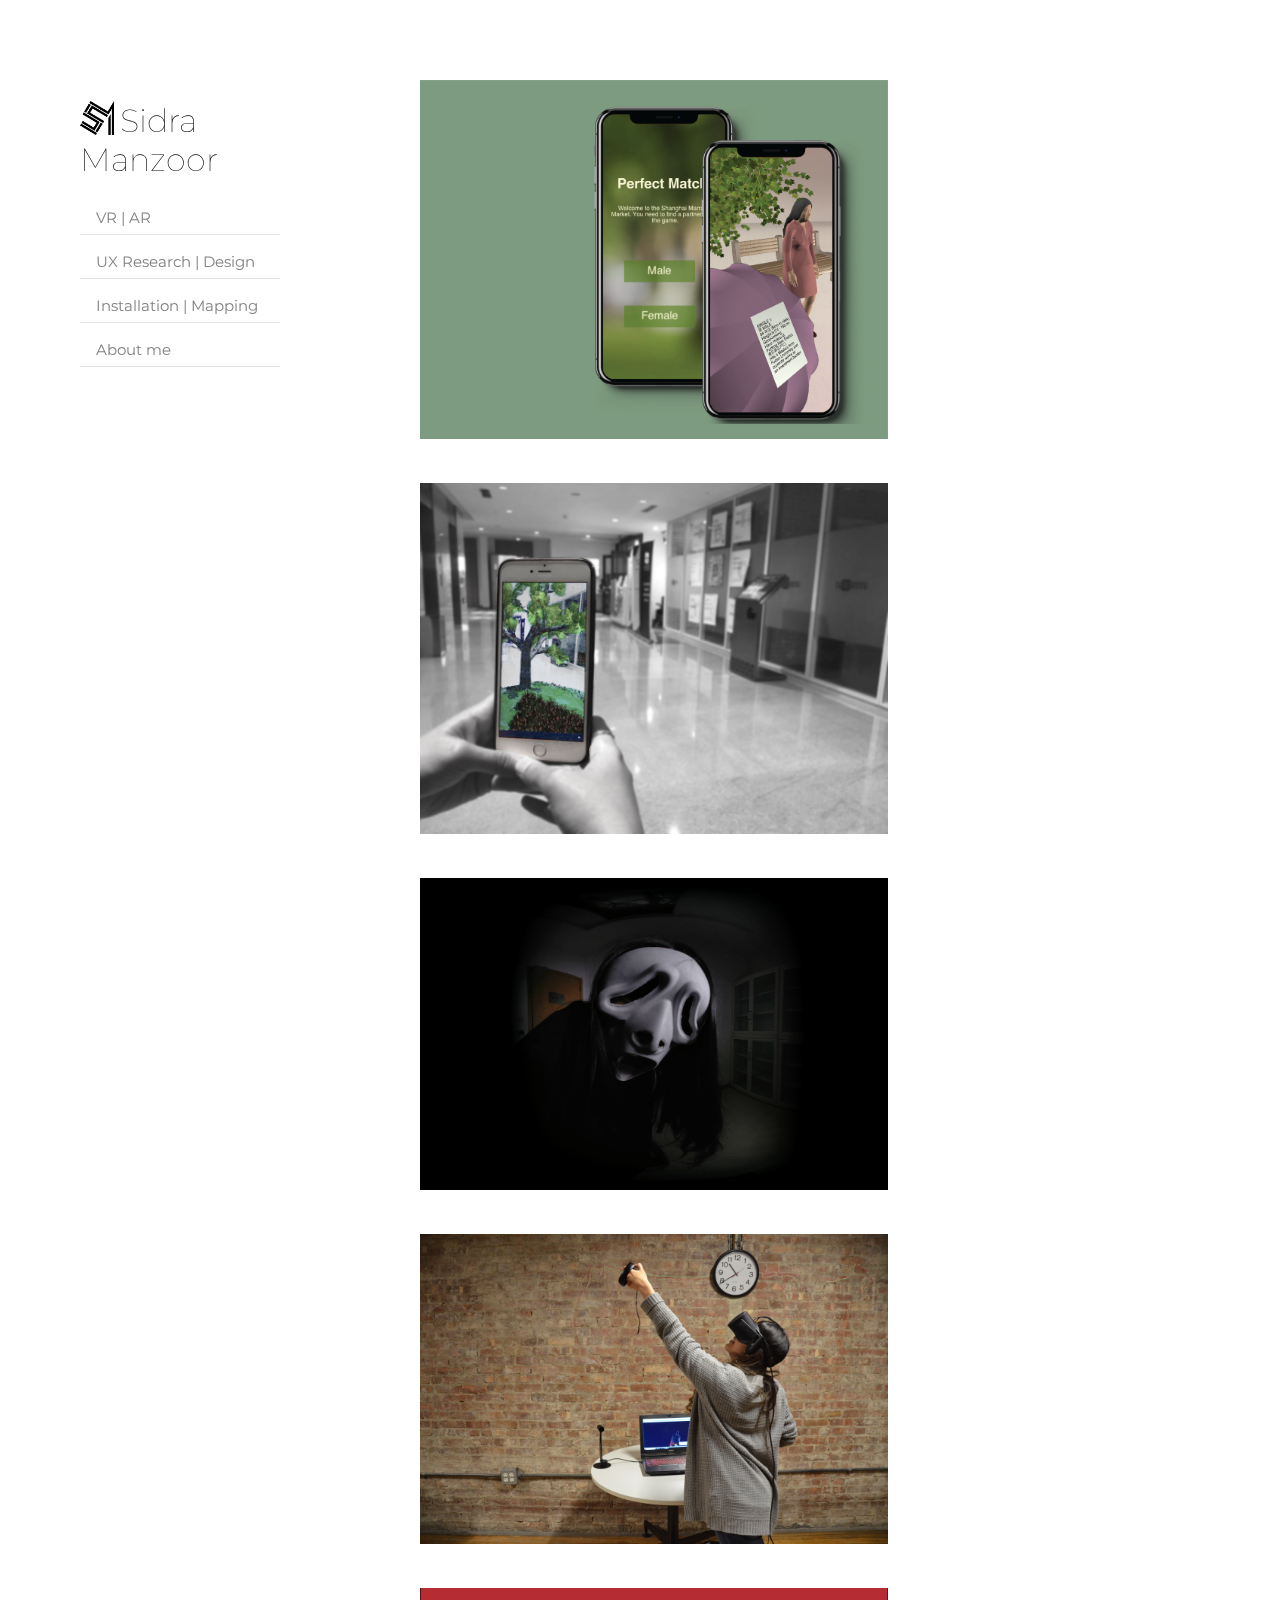
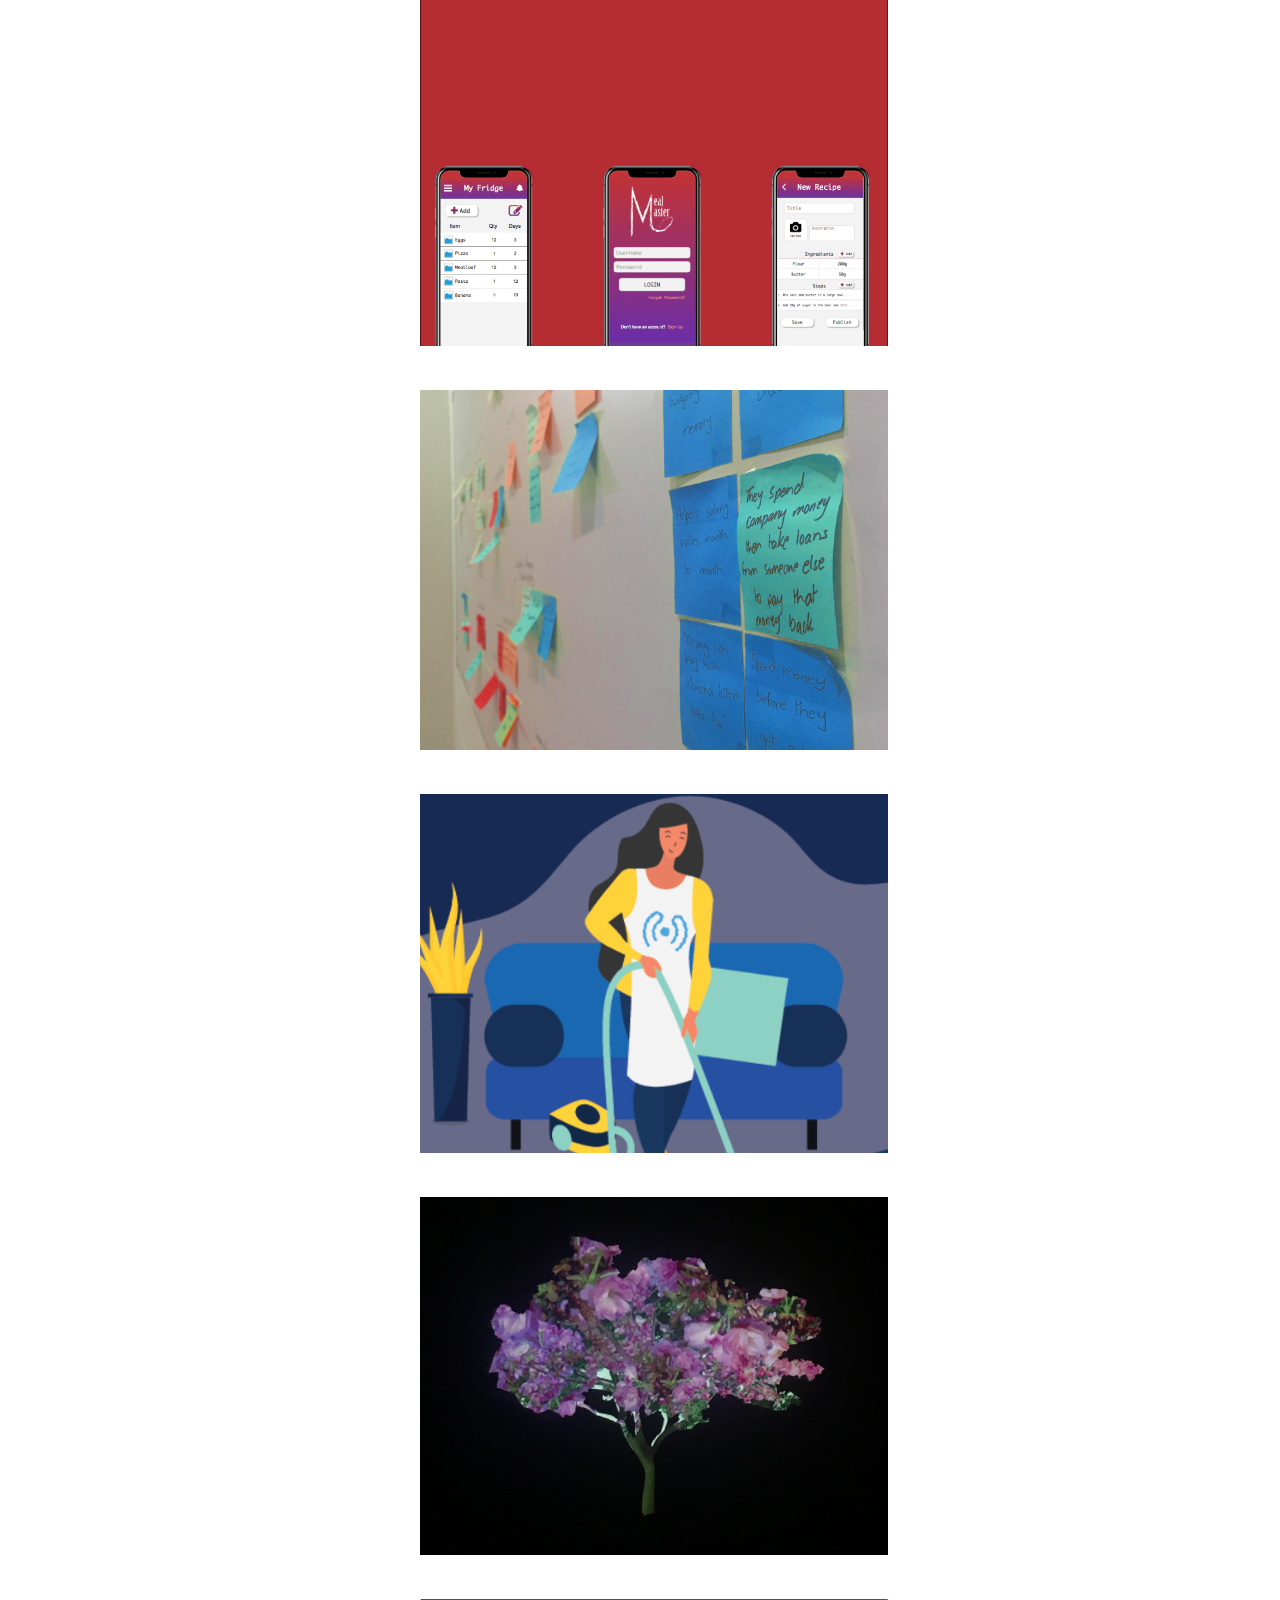
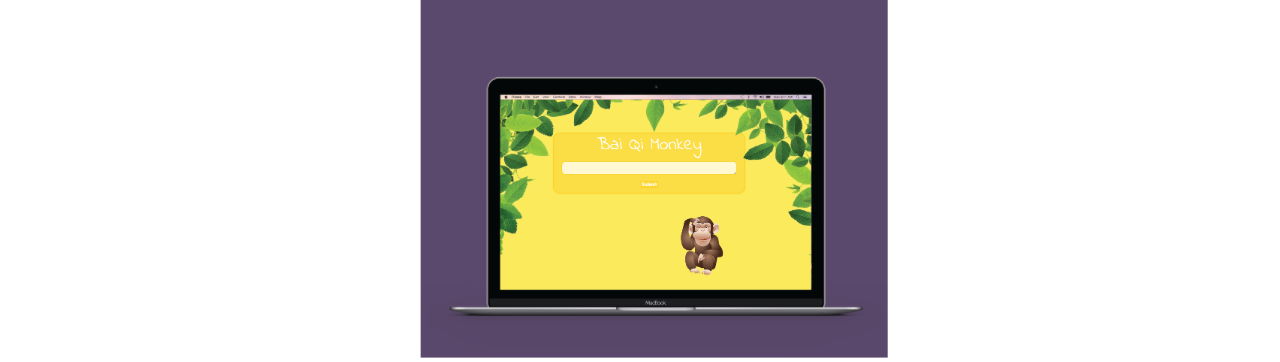
<file: index.html>
<!DOCTYPE html>
<html lang="en" dir="ltr">
<head>
  <meta charset="utf-8">
  <link href="https://fonts.googleapis.com/css?family=Montserrat&display=swap" rel="stylesheet">
  <meta name="viewport" content="width=device-width, initial-scale=1.0">
  <link rel="stylesheet" href="css/styles.css">
  <script src="javascript/jquery-3.4.1.js"></script>
  <script type="text/javascript" src="javascript/script.js"></script>
  <title>Sidra Manzoor</title>
  <link rel="stylesheet" href="https://cdnjs.cloudflare.com/ajax/libs/font-awesome/4.7.0/css/font-awesome.min.css">
  <link rel="icon" href="images/favicon.png" type="image/png" sizes="16x16">
</head>
<body>

  <!-- navigation -->
	<div class="navigation" id ="sidebar">

	    <div class="navi-box">

		    <div class="titlename">
		    	<img class = "logo" src="images/favicon.png" style='object-fit: contain'>
		      	<h1><a href="index.html">Sidra Manzoor</a></h1>
		    </div>
		      	<h1><a href="javascript:void(0);" class="icon" onclick="myFunction()"><i class="fa fa-bars" id="navicon"></i></a></h1>
		      	<a href="javascript:void(0);" class="icon" onclick="myFunction()"><i class="fa" id="crossicon">&#xf00d;</i></a>
		    
		      	<div class = "navelements">
		      		<div class ="navsection">
					    <a href="VRAR.html" class = "navtitles"><b>VR | AR</b></a>
<!-- 					    <div class = "subnav">
						    <a href="georgevr.html" class = "navtitles">George</a>
						    <a href="timesup.html" class = "navtitles">Time's Up</a>
							<a href="calmzone.html" class = "navtitles">CalmZone</a>
						   	<a href="perfectmatch.html" class = "navtitles">Perfect Match</a>
					   	</div> -->
				   	</div>

				   	<div class ="navsection">
				   	<a href="ux.html" class = "navtitles"><b>UX Research | Design</b></a>
<!-- 				   	<div class = "subnav">
						   	<a href="#" class = "navtitles">Meal Master</a>
						   	<a href="cashcollection.html" class = "navtitles">Cash Collection</a>
						   	<a href="helpertraining.html" class = "navtitles">Helper Training</a>
				   	</div> -->
				   </div>

				   <div class ="navsection">
					<a href="installation.html" class = "navtitles"><b>Installation | Mapping</b></a>
<!-- 					<div class = "subnav">
							<a href="#" class = "navtitles">The Circle of Life</a>
						    <a href="#" class = "navtitles">Monkey Business</a>   
					</div> -->
					</div>
				   	<div class ="navsection">
						<a href="aboutme.html" class = "navtitles"><b>About me</b></a>
					</div>
				</div>

 		</div>

	</div>



  <!-- main content -->
  <div class="content">

    <div class="content-box"  id ="content1">
      <!-- <p>Perfect Match</p> -->
    	<div class = "imgbox">
      		<a href="perfectmatch.html"><img src="images/perfectmatchthumbnail.png" style='height: 100%; width: 100%; object-fit: contain'></img></a>
  		</div>

  		<div class = "projecttext">
      		<h3><b>Perfect Match</b></h3>
	     	<p>An AR game representation of the People's Park Marriage Market in Shanghai</p>
	     	<h5>AR | Game | SocialCause</h5>
	     	<h5>Summer, 2018</h5>
  	  	</div>
    </div>

    <div class="content-box">
      <!-- <p>CalmZone</p> -->
    	<div class = "imgbox">
      		<!-- <a href="calmzone.html"><img src="images/calmzone.png" style='height: 100%; width: 100%; object-fit: contain'></img></a> -->
      		<a href="calmzone.html"><img src="images/calm11.jpg" style='height: 100%; width: 100%; object-fit: contain'></img></a>
  		</div>

  		<div class = "projecttext">
      		<h3><b>CalmZone</b></h3>
	     	<p>An AR application for urban residents to escape into nature</p>
	     	<h5>AR | NatureApp | Relaxation</h5>
	     	<h5>Spring, 2019</h5>
		</div>
    </div>


    <div class="content-box">
      <!-- <p>Time's Up</p> -->
      <div class = "imgbox">
      	<a href="timesup.html"><img src="images/timesup1.png" style='height: 100%; width: 100%; object-fit: contain'></img></a>
      </div>

      <div class = "projecttext">
      		<h3><b>Time's Up</b></h3>
	     	<p>An experimental horror VR experience using live haptics and binaural audio</p>
	     	<h5>VR | Haptics | Binaural Audio</h5>
	     	<h5>Fall, 2018</h5>
  	  </div>
    </div>

    <div class = "content-box" id ="content1">
	    <div class="imgbox">
	<!--       <p>George VR</p> -->
	     <a href="georgevr.html"><img src="images/georgevr.jpg" style='height: 100%; width: 100%; object-fit: contain'></img></a>
	    </div>

	    <div class = "projecttext">
	    	<h3><b>George: How Did You Die?</b></h3>
	     	<p>Puzzle VR game to solve the mystery of a murder</p>
	     	<h5>VR | Puzzle Game | Storytelling</h5>
	     	<h5>Spring, 2018</h5>
	  	</div>
    
	</div>




   
<!--     <div class="content-box">
    	<div class = "imgbox">
      		<img src="images/oliverglazier.png" style='height: 100%; width: 100%; object-fit: contain'></img>
  		</div>
  		<div class = "projecttext">
      		<h3><b>Sheeshagar Reimagined</b></h3>
	     	<p>A 3D representation of a glass house from the upcoming ahanddrawn animation film: "Sheeshagar"</p>
	     	<h5>3D Modeling | Maya | Design</h5>
	     	<h5>Spring, 2018</h5>
  	  	</div>
    </div> -->



     <div class="content-box">
     	<div class = "imgbox">
      		<a href="mealmaster.html"><img src="images/mealmasterthumbnail.png" style='height: 100%; width: 100%; object-fit: contain'></img></a>
  		</div>
		<div class = "projecttext">
      		<h3><b>Meal Master</b></h3>
	     	<p>A design concept of a refrigerator app</p>
	     	<h5>UI Design | UX Design</h5>
	     	<h5>Spring, 2017</h5>
  	 	</div>
    </div>


    <div class="content-box">
      <div class = "imgbox">
         <a href="cashdeposit.html"> <img src="images/cashcollection11.jpg" style='height: 100%; width: 100%; object-fit: contain'></img></a>
      </div>
    <div class = "projecttext">
          <h3><b>Mauqa Online: Helper Cash Depositing</b></h3>
        <p>Case study on an ideation session to resolve a service company’s issue with cash collection from its helpers.</p>
        <h5>Research | Ideation</h5>
        <h5>Fall, 2019</h5>
      </div>
    </div>


    <div class="content-box">
      <div class = "imgbox">
         <a href="training.html"> <img src="images/training1.png" style='height: 100%; width: 100%; object-fit: contain'></img></a>
      </div>
    <div class = "projecttext">
          <h3><b>Domestic Helper Training</b></h3>
        <p>Case study on the analysis of training sessions for newly recruited illiterate employees at Mauqa Online.</p>
        <h5>Research | Ideation</h5>
        <h5>Fall, 2019</h5>
      </div>
    </div>


        <div class="content-box">
      <!-- <p>The Circle of Life</p> -->
      <div class = "imgbox">
          <a href="circleoflife.html"><img src="images/circleoflife.jpg" style='height: 100%; width: 100%; object-fit: contain'></img></a>
    </div>

      <div class = "projecttext">
          <h3><b>Circle of Life</b></h3>
        <p>A projection mapping piece depicting the life of a tree</p>
        <h5>Projection Mapping | MadMapper </h5>
        <h5>Spring, 2018</h5>
        </div>
    </div>


    <div class="content-box">
      <!-- <p>The Circle of Life</p> -->
      <div class = "imgbox">
          <a href="monkeybusiness.html"><img src="images/monkeysite1.png" style='height: 100%; width: 100%; object-fit: contain'></img></a>
    </div>

      <div class = "projecttext">
          <h3><b>Monkey Business</b></h3>
        <p>Send commands through a web application to a physical model of a monkey</p>
        <h5>Installation | Arduino Yun </h5>
        <h5>Spring, 2018</h5>
        </div>
    </div>


  </div>
<!-- 
  <div class="footer">
    <h1>FOOTER</h1>
  </div> -->


</body>
</html>
</file>
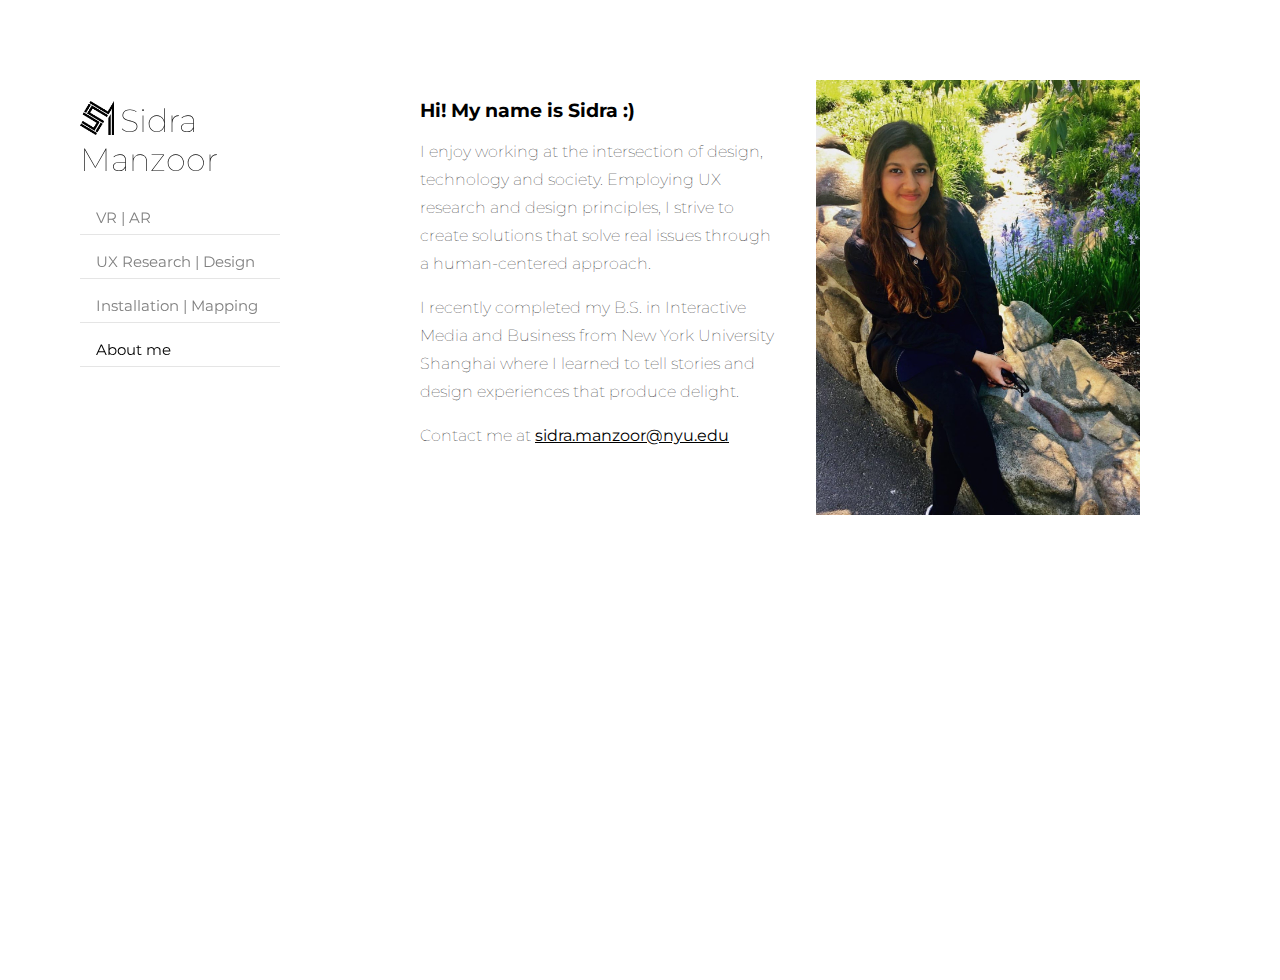
<file: aboutme.html>
<!DOCTYPE html>
<html lang="en" dir="ltr">
<head>
  <meta charset="utf-8">
  <link href="https://fonts.googleapis.com/css?family=Montserrat&display=swap" rel="stylesheet">
  <meta name="viewport" content="width=device-width, initial-scale=1.0">
  <link rel="stylesheet" href="css/styles.css">
  <script src="javascript/jquery-3.4.1.js"></script>
  <script type="text/javascript" src="javascript/script.js"></script>
  <title>Sidra Manzoor</title>
  <link rel="stylesheet" href="https://cdnjs.cloudflare.com/ajax/libs/font-awesome/4.7.0/css/font-awesome.min.css">
  <link rel="icon" href="images/favicon.png" type="image/png" sizes="16x16">
</head>
<body>

  <!-- navigation -->
	<div class="navigation" id ="sidebar">

	    <div class="navi-box">

		    <div class="titlename">
		    	<img class = "logo" src="images/favicon.png" style='object-fit: contain'>
		      	<h1><a href="index.html">Sidra Manzoor</a></h1>
		    </div>
		      	<h1><a href="javascript:void(0);" class="icon" onclick="myFunction()"><i class="fa fa-bars" id="navicon"></i></a></h1>
		      	<a href="javascript:void(0);" class="icon" onclick="myFunction()"><i class="fa" id="crossicon">&#xf00d;</i></a>
		    
		      	<div class = "navelements">
		      		<div class ="navsection">
					    <a href="VRAR.html" class = "navtitles"><b>VR | AR</b></a>
<!-- 					    <div class = "subnav">
						    <a href="georgevr.html" class = "navtitles">George</a>
						    <a href="timesup.html" class = "navtitles">Time's Up</a>
							<a href="calmzone.html" class = "navtitles">CalmZone</a>
						   	<a href="perfectmatch.html" class = "navtitles">Perfect Match</a>
					   	</div> -->
				   	</div>

				   	<div class ="navsection">
				   	<a href="ux.html" class = "navtitles"><b>UX Research | Design</b></a>
<!-- 				   	<div class = "subnav">
						   	<a href="#" class = "navtitles">Meal Master</a>
						   	<a href="cashcollection.html" class = "navtitles">Cash Collection</a>
						   	<a href="helpertraining.html" class = "navtitles">Helper Training</a>
				   	</div> -->
				   </div>

				   <div class ="navsection">
					<a href="installation.html" class = "navtitles"><b>Installation | Mapping</b></a>
<!-- 					<div class = "subnav">
							<a href="#" class = "navtitles">The Circle of Life</a>
						    <a href="#" class = "navtitles">Monkey Business</a>   
					</div> -->
					</div>

					<div class ="navsection">
            <a href="aboutme.html" class = "navtitles"><b>About me</b></a>
          </div>
				</div>

 		</div>

	</div>



  <!-- main content -->
  <div class = "content" id= "main">
    <div class = "content-box">


      <div class= "projectinfo">


        <div class = "projectintro">

          <div class = "aboutmedescp">
            <h3 class= "titles">Hi! My name is Sidra :)</h3>
            <p>I enjoy working at the intersection of design, technology and society. Employing UX research and design principles, I strive to create solutions that solve real issues through a human-centered approach.</p>

            <p>I recently completed my B.S. in Interactive Media and Business from New York University Shanghai where I learned to tell stories and design experiences that produce delight. </p> 


            <p>Contact me at <b><u>sidra.manzoor@nyu.edu</u></b></p>
          </div>


          <div class = "aboutmeimg">
            <img src="images/aboutme.jpg" style='height: 100%; width: 100%; object-fit: contain'>
          </div>


      </div>
    </div>
    </div>


</body>
</html>
</file>
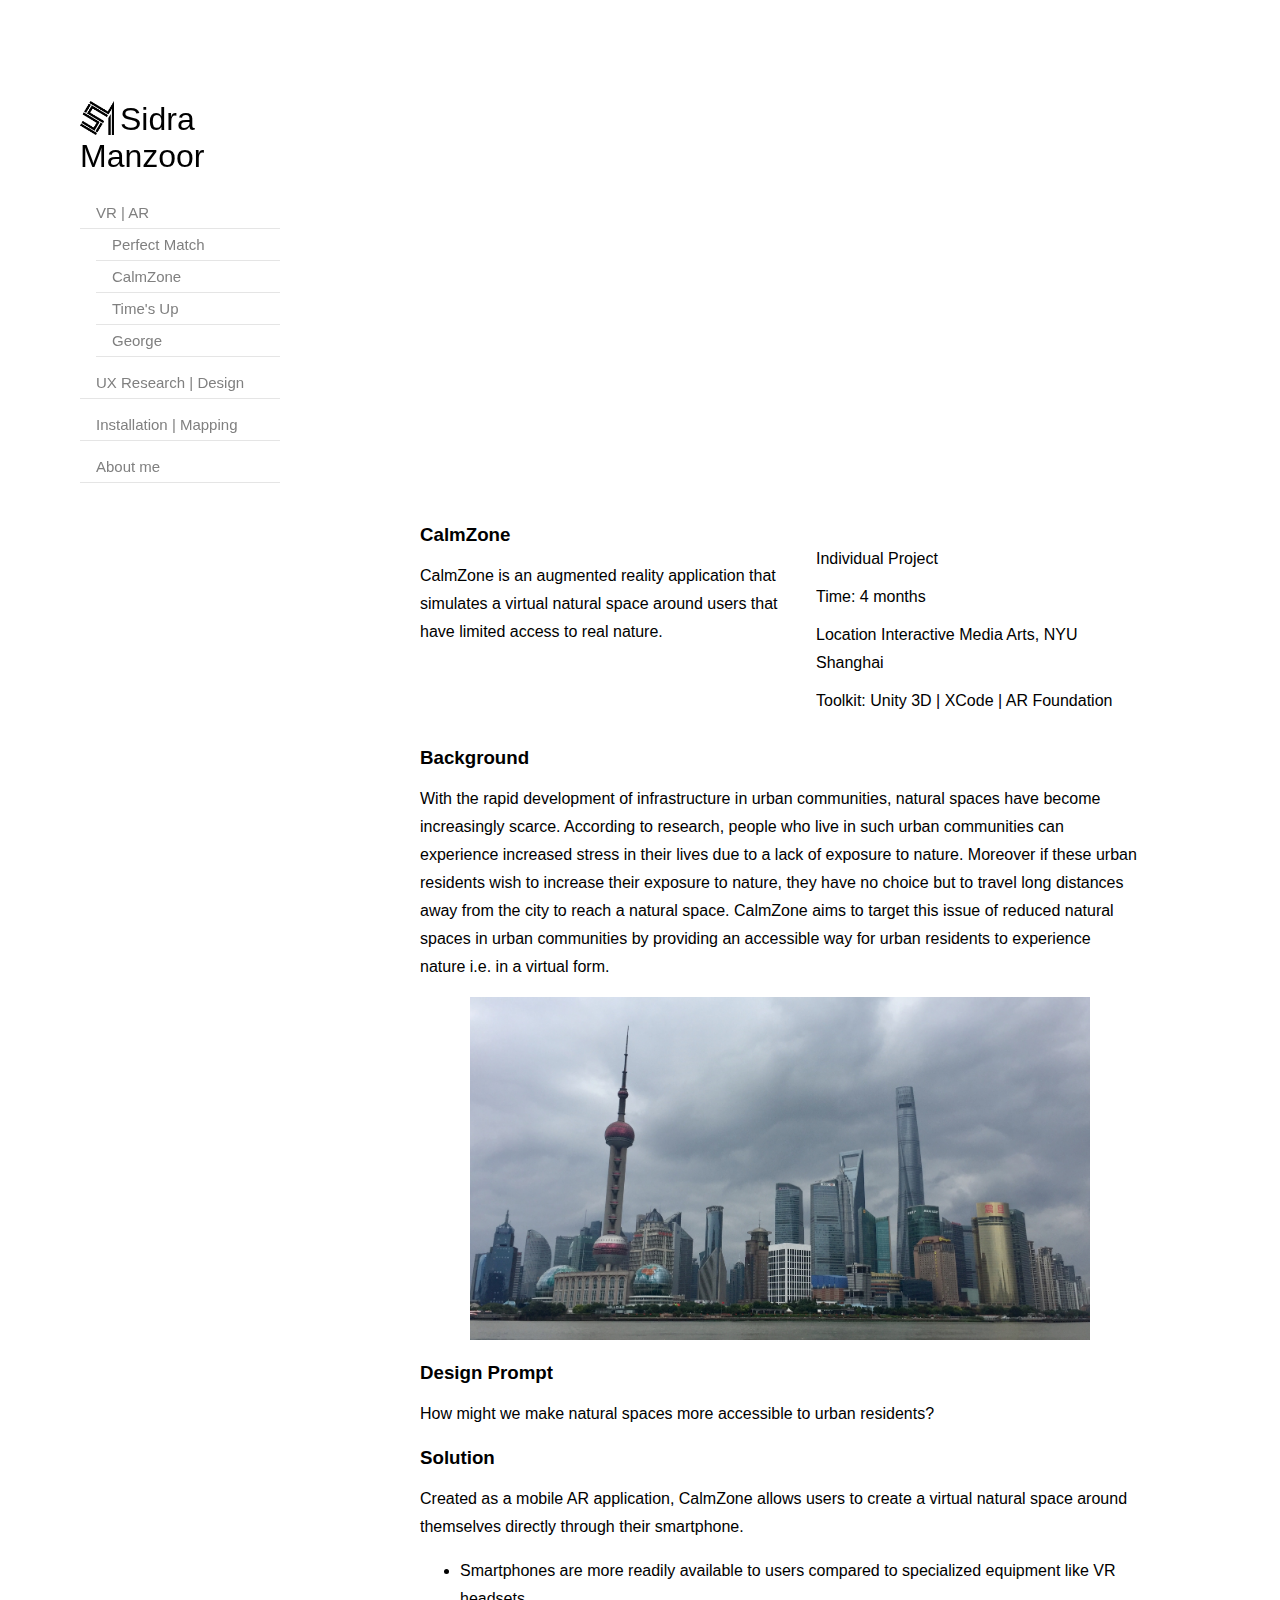
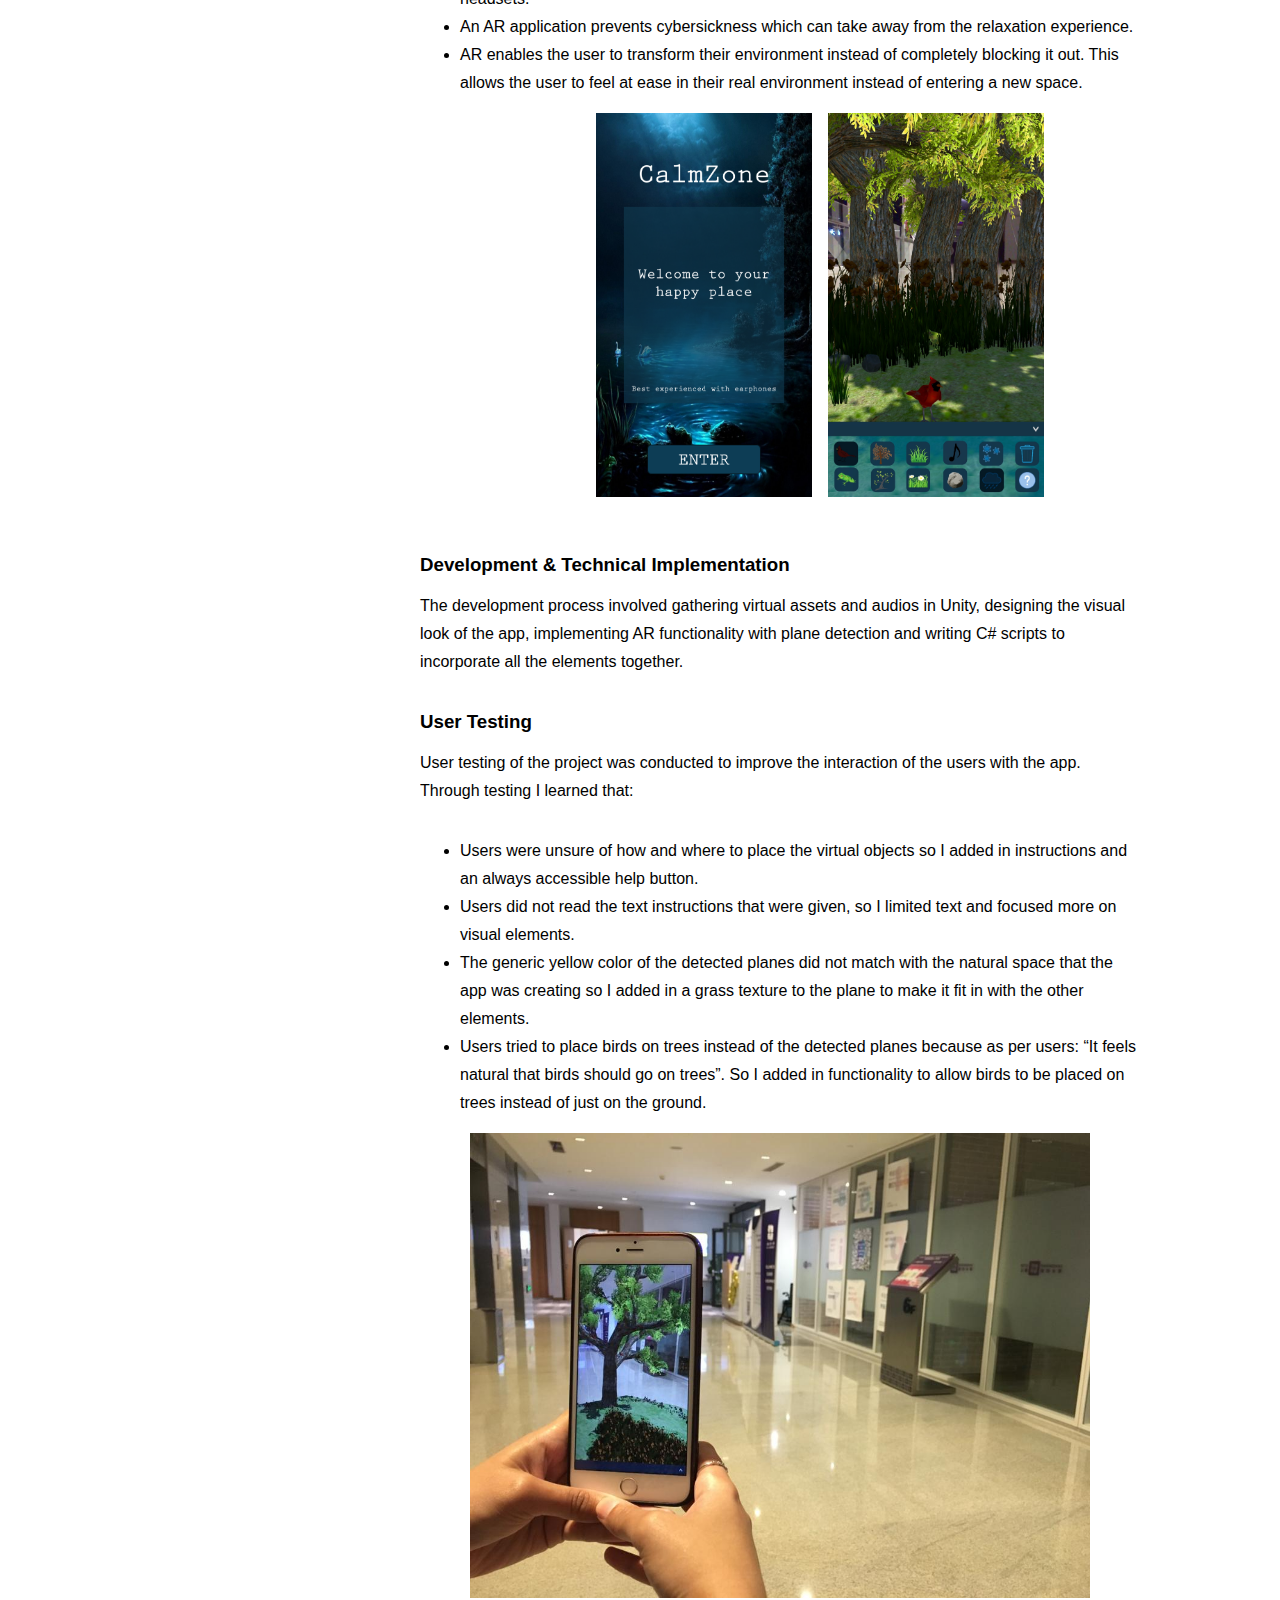
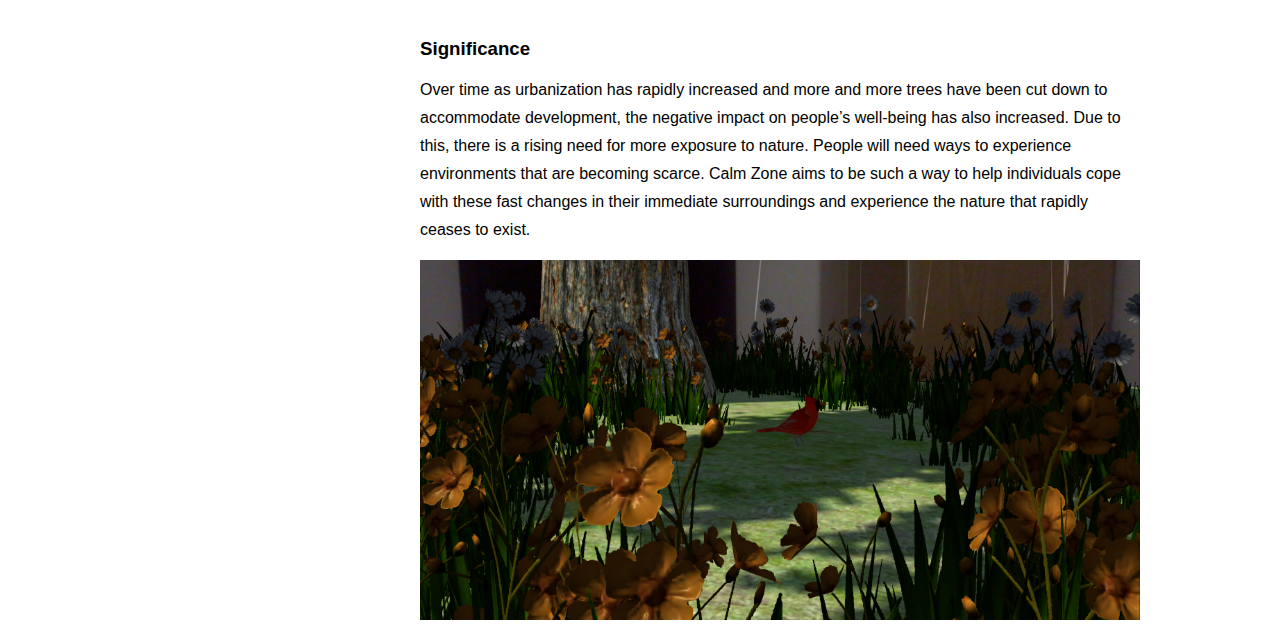
<file: calmzone.html>
<!DOCTYPE html>
<html lang="en" dir="ltr">
<head>
  <meta charset="utf-8">
	<meta name="viewport" content="width=device-width, initial-scale=1.0">
  <link rel="stylesheet" href="css/styles.css">
  <script type="text/javascript" src="javascript/script.js"></script>
  <title>Sidra Manzoor</title>
  <link rel="icon" href="images/favicon.png" type="image/png" sizes="16x16">


<link rel="stylesheet" href="https://cdnjs.cloudflare.com/ajax/libs/font-awesome/4.7.0/css/font-awesome.min.css">


</head>
<body>

  <!-- navigation -->
<div class="navigation" id ="sidebar">

	    <div class="navi-box">

		    <div class="titlename">
		    	<img class = "logo" src="images/favicon.png" style='object-fit: contain'>
		      	<h1><a href="index.html">Sidra Manzoor</a></h1>
		    </div>
		      	<h1><a href="javascript:void(0);" class="icon" onclick="myFunction()"><i class="fa fa-bars" id="navicon"></i></a></h1>
		      	<a href="javascript:void(0);" class="icon" onclick="myFunction()"><i class="fa" id="crossicon">&#xf00d;</i></a>
		    
		      	<div class = "navelements">
		      		<div class ="navsection">
					    <a href="VRAR.html" class = "navtitles"><b>VR | AR</b></a>
					    <div class = "subnav">		    
						   	<a href="perfectmatch.html" class = "navtitles">Perfect Match</a>
						   	<a href="calmzone.html" class = "navtitles">CalmZone</a>
							<a href="timesup.html" class = "navtitles">Time's Up</a>
						   	<a href="georgevr.html" class = "navtitles">George</a>
					   	</div>
				   	</div>

				   	<div class ="navsection">
				   	<a href="ux.html" class = "navtitles"><b>UX Research | Design</b></a>
<!-- 				   	<div class = "subnav">
						   	<a href="#" class = "navtitles">Meal Master</a>
						   	<a href="cashcollection.html" class = "navtitles">Cash Collection</a>
						   	<a href="helpertraining.html" class = "navtitles">Helper Training</a>
				   	</div> -->
				   </div>

				   <div class ="navsection">
					<a href="installation.html" class = "navtitles"><b>Installation | Mapping</b></a>
<!-- 					<div class = "subnav">
							<a href="#" class = "navtitles">The Circle of Life</a>
						    <a href="#" class = "navtitles">Monkey Business</a>   
					</div> -->
					</div>

				   	<div class ="navsection">
						<a href="aboutme.html" class = "navtitles"><b>About me</b></a>
					</div>
				</div>

 		</div>

	</div>

  	
	<div class = "content" id= "main">
		<div class = "content-box">
			
			<div class="videocontainer">
				<div class = "projectvid">
					<iframe width="560" height="315" src="https://www.youtube.com/embed/BWb70GgVXHE" frameborder="0" allow="accelerometer; autoplay; encrypted-media; gyroscope; picture-in-picture" allowfullscreen></iframe>
				</div>
			</div>


			<div class= "projectinfo">

<!-- Project Introduction SAME FOR ALL---------------------------->

				<div class = "projectintro">

					<div class = "introdescp">
						<h3 class= "titles">CalmZone</h3>
						<p>CalmZone is an augmented reality application that simulates a virtual natural space around users that have limited access to real nature.</p>
					</div>

					<div class = "introdetails">
						<p class="introdetailsp1"><b>Individual Project</b></p>
						<p><b>Time:</b> 4 months</p>
						<p><b>Location</b> Interactive Media Arts, NYU Shanghai</p>
						<p><b>Toolkit:</b> Unity 3D | XCode | AR Foundation </p>
					</div>

				</div>

<!-- Project Introduction SAME FOR ALL---------------------------->

				<br>

				<div>
					<h3 class= "titles">Background</h3>
					<p>With the rapid development of infrastructure in urban communities, natural spaces have become increasingly scarce. According to research, people who live in such urban communities can experience increased stress in their lives due to a lack of exposure to nature. Moreover if these urban residents wish to increase their exposure to nature, they have no choice but to travel long distances away from the city to reach a natural space. CalmZone aims to target this issue of reduced natural spaces in urban communities by providing an accessible way for urban residents to experience nature i.e. in a virtual form.
					</p>

					<div class ="centerimg">
						<img src="images/shanghai.jpg" style='height: 100%; width: 100%; object-fit: contain'>
					</div>
				</div>



				<div>
					<h3 class= "titles">Design Prompt</h3>
					<p>How might we make natural spaces more accessible to urban residents?
					</p>
				</div>


				<div>
					<h3 class= "titles">Solution</h3>
					<p>Created as a mobile AR application, CalmZone allows users to create a virtual natural space around themselves directly through their smartphone. 
					
					<ul>
						<li>Smartphones are more readily available to users compared to specialized equipment like VR headsets.</li>
						<li>An AR application prevents cybersickness which can take away from the relaxation experience.</li>
						<li>AR enables the user to transform their environment instead of completely blocking it out. This allows the user to feel at ease in their real environment instead of entering a new space.</li>
					<ul>
					</p>

					<div class = "centerimg">

				    	<div class = "img1">
	      					<img src="images/calm0.png" style='height: 100%; width: 100%; object-fit: contain'></img>
	 					</div>
		    			<div class = "img1">
	      					<img src="images/calm.jpg" style='height: 100%; width: 100%; object-fit: contain'></img>
	 					</div>
 					</div>
				</div>

				<br>

<!-- 				<div>
					<h3 class= "titles">Research</h3>
					<p></p>
				</div> -->

<!-- Block with just text----------------------------------------->

				<div class = "summary">
					<h3 class= "titles">Development & Technical Implementation</h3>
					<p>The development process involved gathering virtual assets and audios in Unity, designing the visual look of the app, implementing AR functionality with plane detection and writing C# scripts to incorporate all the elements together.</p>
				</div>

<!-- Block with just text----------------------------------------->

				<br>

<!-- Block with image and text side by side----------------------->

				<div class = "story">
						<h3>User Testing</h3>

						<div class = "storyline">

							<p>User testing of the project was conducted to improve the interaction of the users with the app. Through testing I learned that:</p>
								<ul>
							<li>Users were unsure of how and where to place the virtual objects so I added in instructions and an always accessible help button. </li>
							<li>Users did not read the text instructions that were given, so I limited text and focused more on visual elements. </li>
							<li>The generic yellow color of the detected planes did not match with the natural space that the app was creating so I added in a grass texture to the plane to make it fit in with the other elements. </li>
							<li>Users tried to place birds on trees instead of the detected planes because as per users: “It feels natural that birds should go on trees”. So I added in functionality to allow birds to be placed on trees instead of just on the ground. </li>
							</ul>

						<div class = "centerimg">
	      					<img src="images/calm1.jpg" style='height: 100%; width: 100%; object-fit: contain'></img>
	 					</div>

<!-- 							<div class = "projectimages">
								<img src="images/storynote.png" style='height: 100%; width: 100%; object-fit: contain'>
							</div> -->
						</div>

						<br>

				<div class = "summary">
					<h3 class= "titles">Significance</h3>
					<p>Over time as urbanization has rapidly increased and more and more trees have been cut down to accommodate development, the negative impact on people’s well-being has also increased. Due to this, there is a rising need for more exposure to nature. People will need ways to experience environments that are becoming scarce. Calm Zone aims to be such a way to help individuals cope with these fast changes in their immediate surroundings and experience the nature that rapidly ceases to exist.</p>
				</div>

	    		<div class = "videocontainer">
  					<img src="images/calmbanner.png" style='height: 100%; width: 100%; object-fit: contain'></img>
				</div>
			</div>


			</div>
		</div>
    </div>

</body>
</html>
</file>
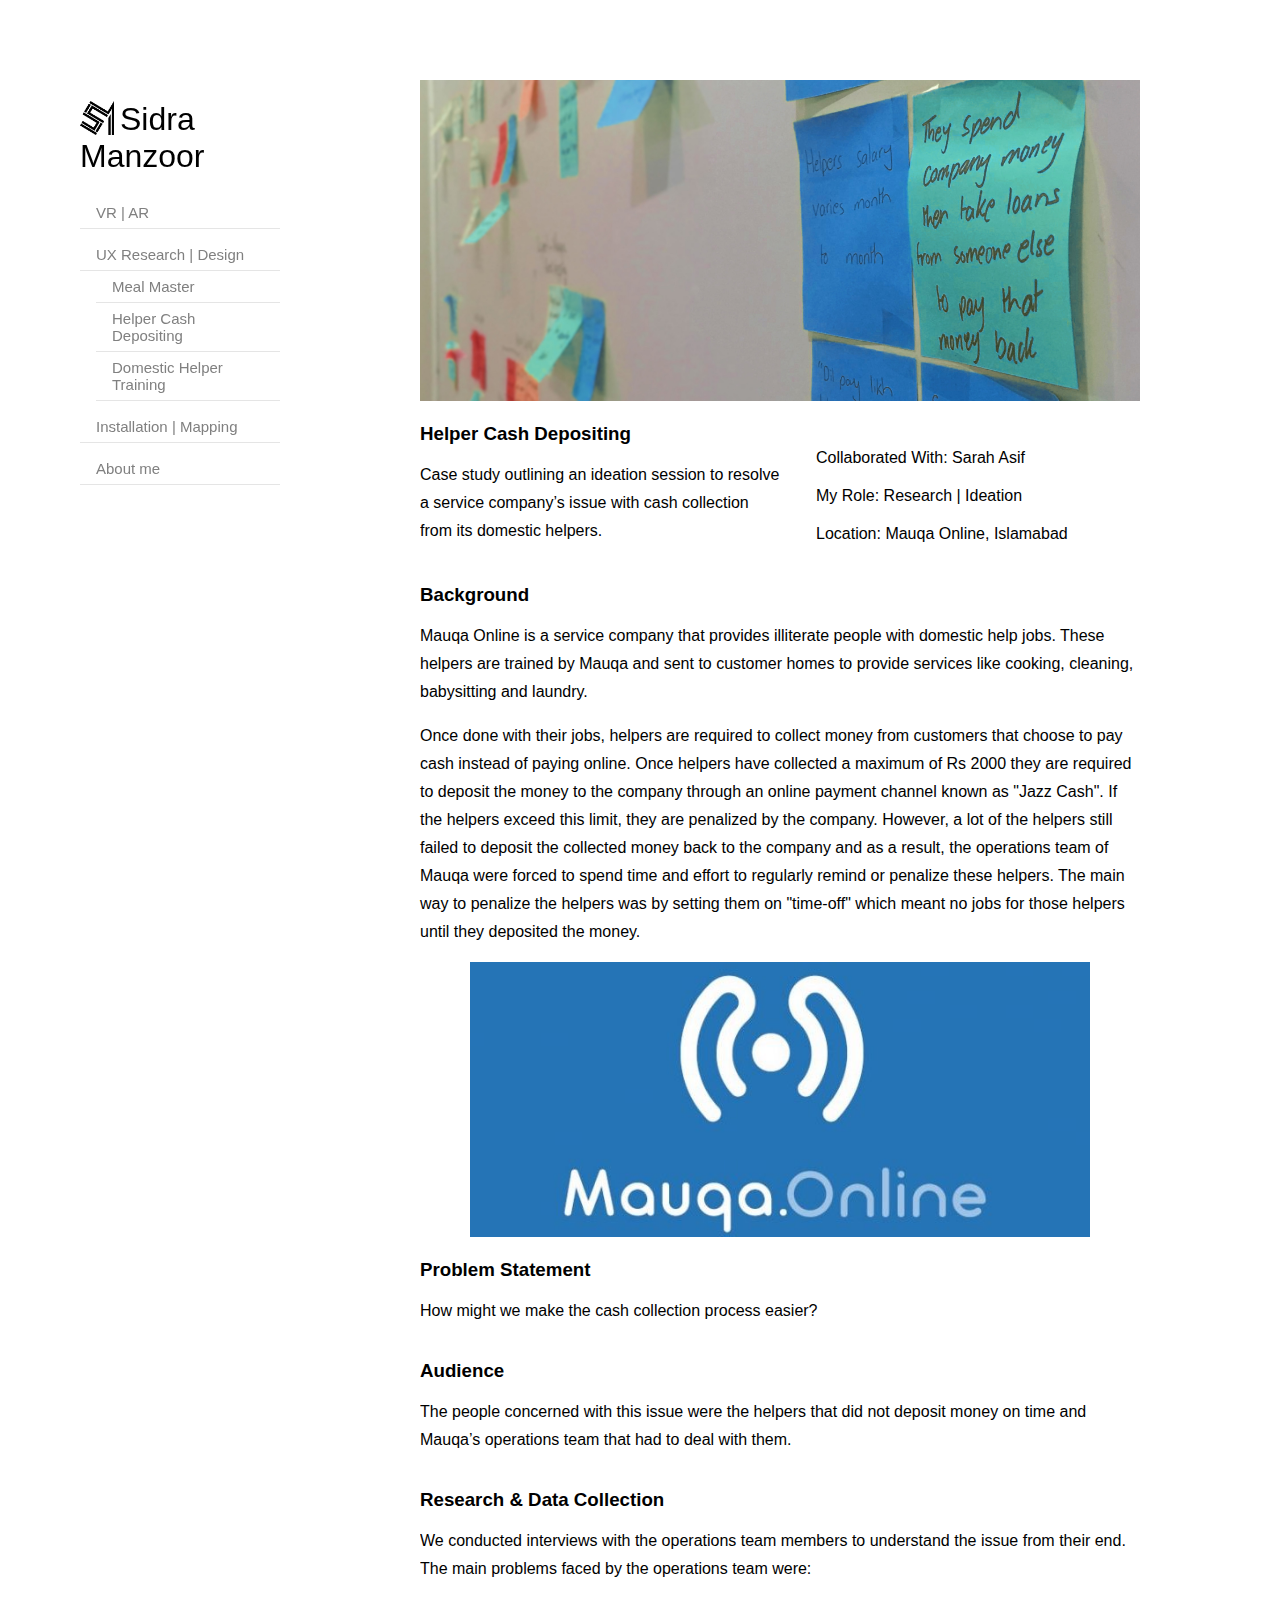
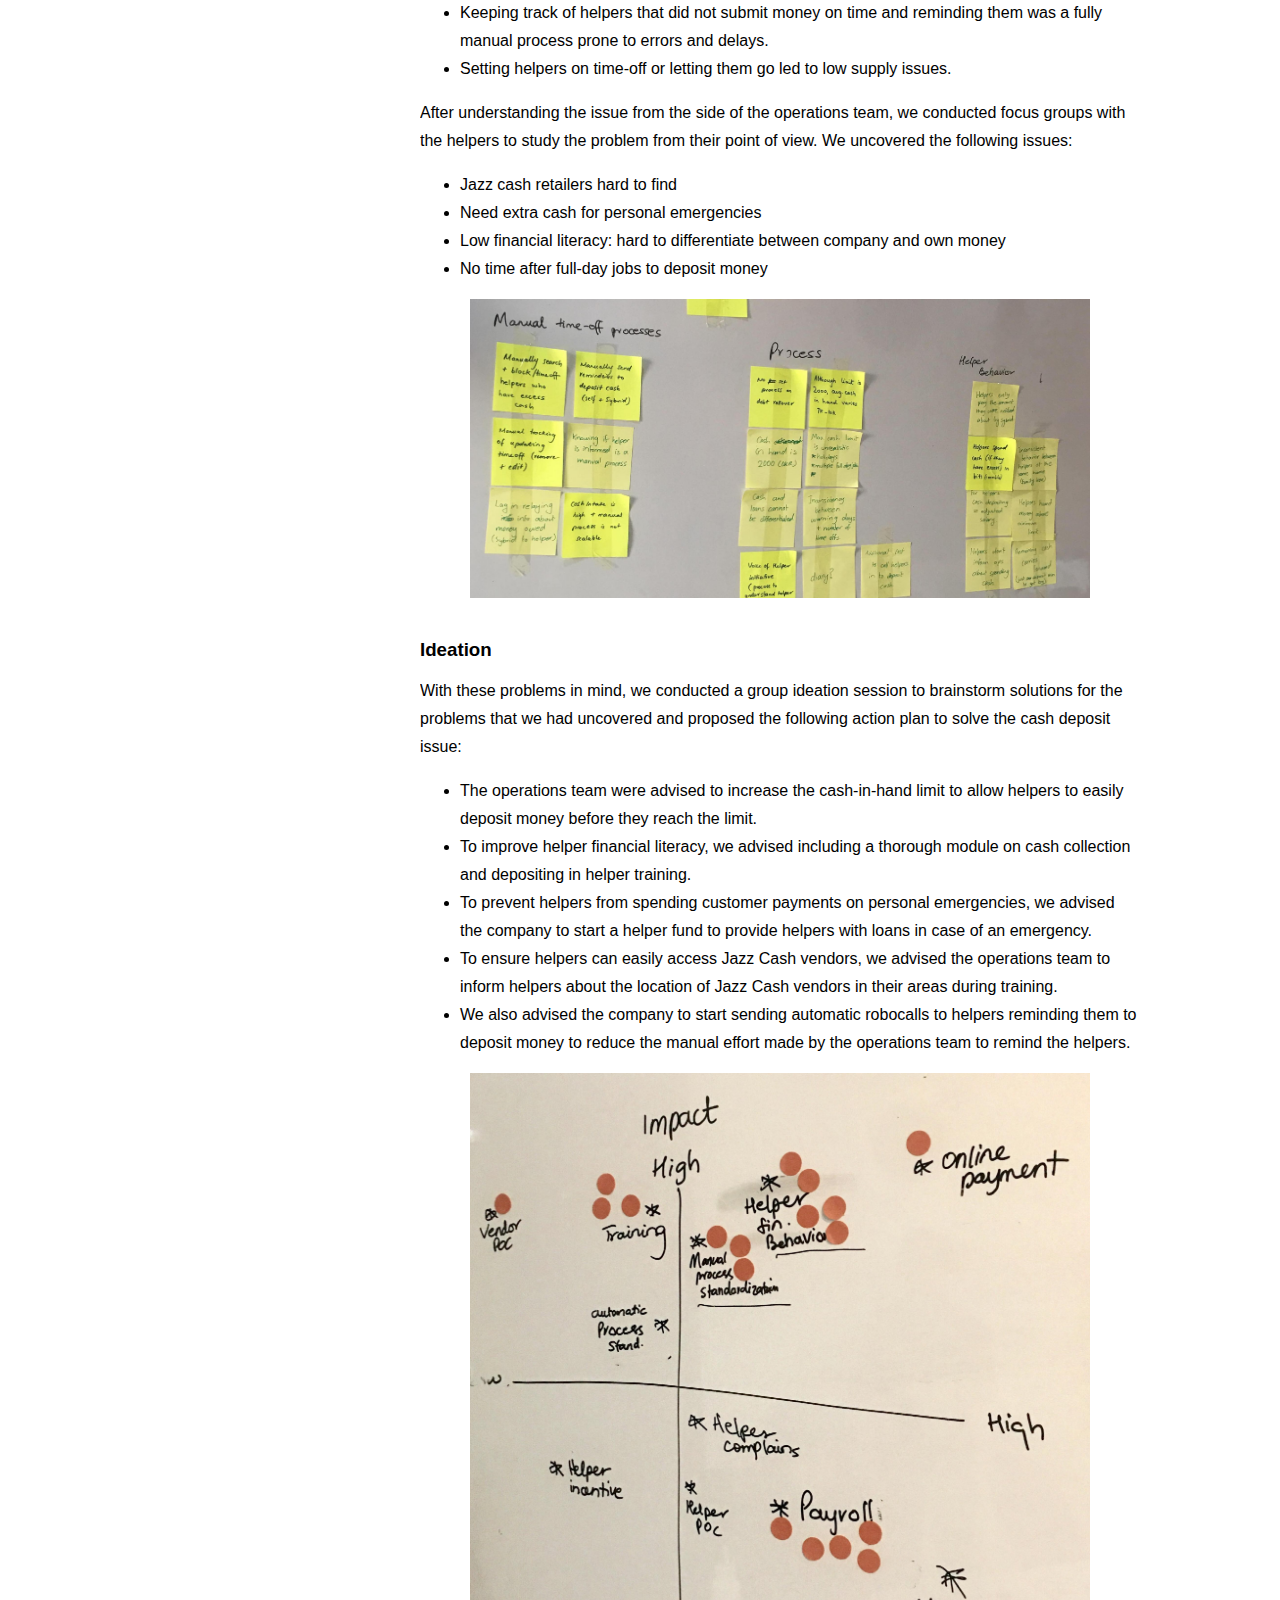
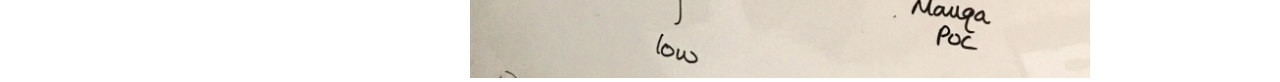
<file: cashdeposit.html>
<!DOCTYPE html>
<html lang="en" dir="ltr">
<head>
  <meta charset="utf-8">
	<meta name="viewport" content="width=device-width, initial-scale=1.0">
  <link rel="stylesheet" href="css/styles.css">
  <script type="text/javascript" src="javascript/script.js"></script>
  <title>Sidra Manzoor</title>
  <link rel="icon" href="images/favicon.png" type="image/png" sizes="16x16">


<link rel="stylesheet" href="https://cdnjs.cloudflare.com/ajax/libs/font-awesome/4.7.0/css/font-awesome.min.css">


</head>
<body>

  <!-- navigation -->
	<div class="navigation" id ="sidebar">

	    <div class="navi-box">

		    <div class="titlename">
		    	<img class = "logo" src="images/favicon.png" style='object-fit: contain'>
		      	<h1><a href="index.html">Sidra Manzoor</a></h1>
		    </div>
		      	<h1><a href="javascript:void(0);" class="icon" onclick="myFunction()"><i class="fa fa-bars" id="navicon"></i></a></h1>
		      	<a href="javascript:void(0);" class="icon" onclick="myFunction()"><i class="fa" id="crossicon">&#xf00d;</i></a>
		    
		      	<div class = "navelements">
		      		<div class ="navsection">
					    <a href="VRAR.html" class = "navtitles"><b>VR | AR</b></a>
<!-- 					    <div class = "subnav">
						    <a href="georgevr.html" class = "navtitles">George</a>
						    <a href="timesup.html" class = "navtitles">Time's Up</a>
							<a href="calmzone.html" class = "navtitles">CalmZone</a>
						   	<a href="perfectmatch.html" class = "navtitles">Perfect Match</a>
					   	</div> -->
				   	</div>

				   	<div class ="navsection">
				   	<a href="ux.html" class = "navtitles"><b>UX Research | Design</b></a>
				   	<div class = "subnav">
						   	<a href="mealmaster.html" class = "navtitles">Meal Master</a>
						   	<a href="cashdeposit.html" class = "navtitles">Helper Cash Depositing</a>
						   	<a href="training.html" class = "navtitles">Domestic Helper Training</a>
<!-- 						   	<a href="helpertraining.html" class = "navtitles">Helper Training</a> -->
				   	</div>
				   </div>

				   <div class ="navsection">
					<a href="installation.html" class = "navtitles"><b>Installation | Mapping</b></a>
<!-- 					<div class = "subnav">
							<a href="#" class = "navtitles">The Circle of Life</a>
						    <a href="#" class = "navtitles">Monkey Business</a>   
					</div> -->
					</div>

				   	<div class ="navsection">
						<a href="aboutme.html" class = "navtitles"><b>About me</b></a>
					</div>
				</div>

 		</div>

	</div>
  	
	<div class = "content" id= "main">
		<div class = "content-box">
			
			<div class="videocontainer">
					<img src="images/cashcollectionbanner.jpg" style='height: 100%; width: 100%; object-fit: contain'>
			</div>


			<div class= "projectinfo">

<!-- Project Introduction SAME FOR ALL---------------------------->

				<div class = "projectintro">

					<div class = "introdescp">
						<h3 class= "titles">Helper Cash Depositing</h3>
						<p>Case study outlining an ideation session to resolve a service company’s issue with cash collection from its domestic helpers.</p>
					</div>

					<div class = "introdetails">
						<p class="introdetailsp1"><b>Collaborated With:</b> Sarah Asif</p>
						<p><b>My Role:</b> Research | Ideation</p>
						<p><b>Location:</b> Mauqa Online, Islamabad</p>
					</div>

				</div>

<!-- Project Introduction SAME FOR ALL---------------------------->

				<br>

<!-- Block with just text----------------------------------------->

				<div class = "summary">
					<h3 class= "titles">Background</h3>
					<p>Mauqa Online is a service company that provides illiterate people with domestic help jobs. These helpers are trained by Mauqa and sent to customer homes to provide services like cooking, cleaning, babysitting and laundry.</p>
					<p>Once done with their jobs, helpers are required to collect money from customers that choose to pay cash instead of paying online. Once helpers have collected a maximum of Rs 2000 they are required to deposit the money to the company through an online payment channel known as "Jazz Cash". If the helpers exceed this limit, they are penalized by the company. However, a lot of the helpers still failed to deposit the collected money back to the company and as a result, the operations team of Mauqa were forced to spend time and effort to regularly remind or penalize these helpers. The main way to penalize the helpers was by setting them on "time-off" which meant no jobs for those helpers until they deposited the money.</p>

					<div class = "centerimg">
						<img src="images/mauqa.jpg" style='height: 100%; width: 100%; object-fit: contain'>
					</div>
				</div>

<!-- Block with just text----------------------------------------->

				<br>

<!-- Block with image and text side by side----------------------->

				<div class = "story">
						<h3>Problem Statement</h3>

						<div class = "storyline">

							<p>How might we make the cash collection process easier?</p>
						</div>
				</div>

<!-- Block with image and text side by side----------------------->

				<br>

<!-- Block with text and then 2 images below --------------------->

				<div class = "development">
					<div class="techdev">
						<h3 class = "titles">Audience</h3>
						<p>The people concerned with this issue were the helpers that did not deposit money on time and Mauqa’s operations team that had to deal with them.</p>
					</div>

				</div>


				<div class = "development">
					<h3 class = "titles">Research & Data Collection</h3>
					<p>We conducted interviews with the operations team members to understand the issue from their end. The main problems faced by the operations team were:</p>
					<ul>
						<li>Keeping track of helpers that did not submit money on time and reminding them was a fully manual process prone to errors and delays.</li>
						<li>Setting helpers on time-off or letting them go led to low supply issues.</li>
					</ul>

				

					<p>After understanding the issue from the side of the operations team, we conducted focus groups with the helpers to study the problem from their point of view. We uncovered the following issues:</p>

					<ul>
						<li>Jazz cash retailers hard to find</li>
						<li>Need extra cash for personal emergencies</li>
						<li>Low financial literacy: hard to differentiate between company and own money</li>
						<li>No time after full-day jobs to deposit money</li>
					</ul>

					<div class = "centerimg">
						<img src="images/problems.jpg" style='height: 100%; width: 100%; object-fit: contain'>
					</div>
				</div>

				<br>

				<div class = "development">
					<h3 class = "titles">Ideation</h3>
					<p>With these problems in mind, we conducted a group ideation session to brainstorm solutions for the problems that we had uncovered and proposed the following action plan to solve the cash deposit issue:</p>
					<ul>
						<li>The operations team were advised to increase the cash-in-hand limit to allow helpers to easily deposit money before they reach the limit.</li>
						<li>To improve helper financial literacy, we advised including a thorough module on cash collection and depositing in helper training.</li>
						<li>To prevent helpers from spending customer payments on personal emergencies, we advised the company to start a helper fund to provide helpers with loans in case of an emergency.</li>
						<li>To ensure helpers can easily access Jazz Cash vendors, we advised the operations team to inform helpers about the location of Jazz Cash vendors in their areas during training.</li>
						<li>We also advised the company to start sending automatic robocalls to helpers reminding them to deposit money to reduce the manual effort made by the operations team to remind the helpers.</li>
					</ul>
<!-- 						<div class = "img1">
							<img src="images/solutions.jpg" style='height: 100%; width: 100%; object-fit: contain'>
						</div> -->
						<div class = "centerimg">
							<img src="images/impacteffort.jpg" style='height: 100%; width: 100%; object-fit: contain'>
						</div>
				</div>

			</div>
		</div>
    </div>

</body>
</html>
</file>
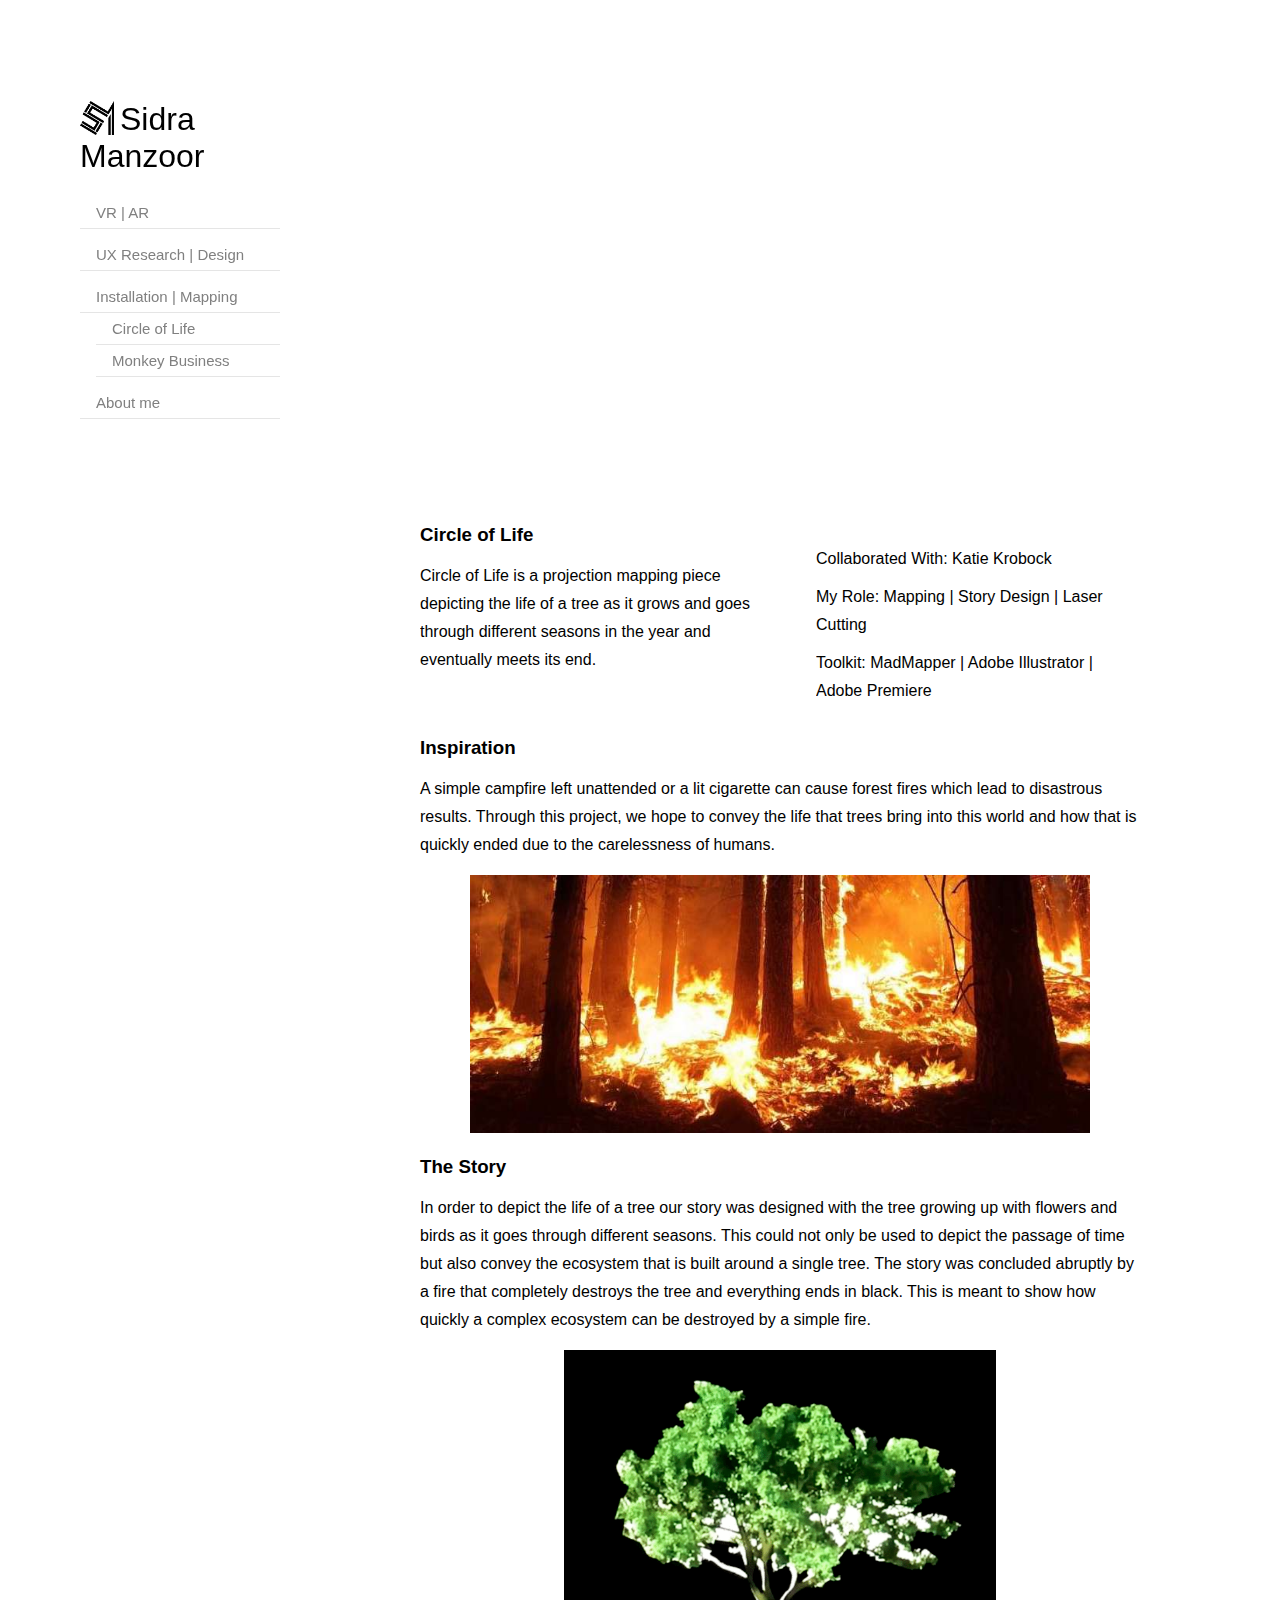
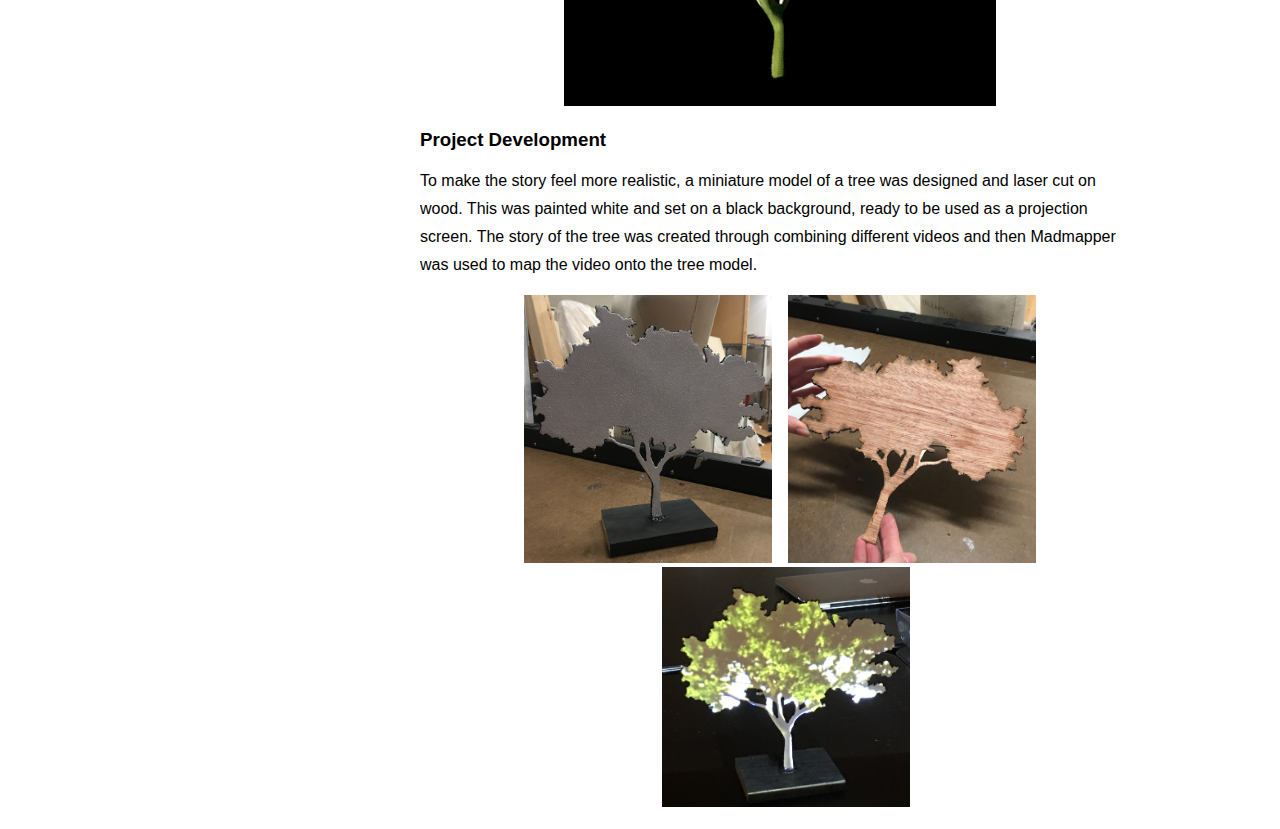
<file: circleoflife.html>
<!DOCTYPE html>
<html lang="en" dir="ltr">
<head>
  <meta charset="utf-8">
	<meta name="viewport" content="width=device-width, initial-scale=1.0">
  <link rel="stylesheet" href="css/styles.css">
  <script type="text/javascript" src="javascript/script.js"></script>
  <title>Sidra Manzoor</title>
  <link rel="icon" href="images/favicon.png" type="image/png" sizes="16x16">


<link rel="stylesheet" href="https://cdnjs.cloudflare.com/ajax/libs/font-awesome/4.7.0/css/font-awesome.min.css">


</head>
<body>

  <!-- navigation -->
<div class="navigation" id ="sidebar">

	    <div class="navi-box">

		    <div class="titlename">
		    	<img class = "logo" src="images/favicon.png" style='object-fit: contain'>
		      	<h1><a href="index.html">Sidra Manzoor</a></h1>
		    </div>
		      	<h1><a href="javascript:void(0);" class="icon" onclick="myFunction()"><i class="fa fa-bars" id="navicon"></i></a></h1>
		      	<a href="javascript:void(0);" class="icon" onclick="myFunction()"><i class="fa" id="crossicon">&#xf00d;</i></a>
		    
		      	<div class = "navelements">
		      		<div class ="navsection">
					    <a href="VRAR.html" class = "navtitles"><b>VR | AR</b></a>
<!-- 					    <div class = "subnav">
						    <a href="georgevr.html" class = "navtitles">George</a>
						    <a href="timesup.html" class = "navtitles">Time's Up</a>
							<a href="calmzone.html" class = "navtitles">CalmZone</a>
						   	<a href="perfectmatch.html" class = "navtitles">Perfect Match</a>
					   	</div> -->
				   	</div>

				   	<div class ="navsection">
				   	<a href="ux.html" class = "navtitles"><b>UX Research | Design</b></a>
<!-- 				   	<div class = "subnav">
						   	<a href="#" class = "navtitles">Meal Master</a>
						   	<a href="cashcollection.html" class = "navtitles">Cash Collection</a>
						   	<a href="helpertraining.html" class = "navtitles">Helper Training</a>
				   	</div> -->
				   </div>

				   <div class ="navsection">
					<a href="installation.html" class = "navtitles"><b>Installation | Mapping</b></a>
					<div class = "subnav">
							<a href="circleoflife.html" class = "navtitles">Circle of Life</a>
						    <a href="monkeybusiness.html" class = "navtitles">Monkey Business</a>   
					</div>
					</div>

				   	<div class ="navsection">
						<a href="aboutme.html" class = "navtitles"><b>About me</b></a>
					</div>
				</div>

 		</div>

	</div>

  	
	<div class = "content" id= "main">
		<div class = "content-box">
			
			<div class="videocontainer">
				<div class = "projectvid">
					<iframe width="560" height="315" src="https://www.youtube.com/embed/A9_uf4-fFxw" frameborder="0" allow="accelerometer; autoplay; encrypted-media; gyroscope; picture-in-picture" allowfullscreen></iframe>
				</div>
			</div>


			<div class= "projectinfo">

<!-- Project Introduction SAME FOR ALL---------------------------->

				<div class = "projectintro">

					<div class = "introdescp">
						<h3 class= "titles">Circle of Life</h3>
						<p>Circle of Life is a projection mapping piece depicting the life of a tree as it grows and goes through different seasons in the year and eventually meets its end.</p>
					</div>

					<div class = "introdetails">
						<p class="introdetailsp1"><b>Collaborated With:</b> Katie Krobock</p>
						<p><b>My Role:</b> Mapping | Story Design | Laser Cutting</p>
						<p><b>Toolkit:</b> MadMapper | Adobe Illustrator | Adobe Premiere</p>
					</div>

				</div>

<!-- Project Introduction SAME FOR ALL---------------------------->

				<br>

<!-- Block with just text----------------------------------------->

				<div class = "summary">
					<h3 class= "titles">Inspiration</h3>
					<p>A simple campfire left unattended or a lit cigarette can cause forest fires which lead to disastrous results. Through this project, we hope to convey the life that trees bring into this world and how that is quickly ended due to the carelessness of humans.</p>
					<div class = "centerimg">
						<img src="images/col3.jpg" style='height: 100%; width: 100%; object-fit: contain'>
					</div>
				</div>


<!-- Block with just text----------------------------------------->

				<br>

<!-- Block with image and text side by side----------------------->

				<div class = "story">
						<h3 >The Story</h3>

						<div class = "storyline">

							<p>In order to depict the life of a tree our story was designed with the tree growing up with flowers and birds as it goes through different seasons. This could not only be used to depict the passage of time but also convey the ecosystem that is built around a single tree. The story was concluded abruptly by a fire that completely destroys the tree and everything ends in black. This is meant to show how quickly a complex ecosystem can be destroyed by a simple fire. 
							</p>

						<div class="longimg">
							<img src="images/colgif.gif" style='height: 100%; width: 100%; object-fit: contain'>
						</div>
<!-- 
							<div class="img1">
								<img src="images/col.png" style='height: 100%; width: 100%; object-fit: contain'>
							</div>
							<div class = "img2">
								<img src="images/col1.png" style='height: 100%; width: 100%; object-fit: contain'>
							</div>
							<div class = "img3">
								<img src="images/col2.png" style='height: 100%; width: 100%; object-fit: contain'>
							</div> -->
						</div>
				</div>

<!-- Block with image and text side by side----------------------->

				<br>

<!-- Block with text and then 2 images below --------------------->

				<div class = "development">
					<div class="techdev">
						<h3 class = "titles">Project Development</h3>
						<p>To make the story feel more realistic, a miniature model of a tree was designed and laser cut on wood. This was painted white and set on a black background, ready to be used as a projection screen. The story of the tree was created through combining different videos and then Madmapper was used to map the video onto the tree model.</p>
					</div>

					<div class="centerimg">

						<div class="img1">
							<img src="images/tree1.jpg" style='height: 100%; width: 100%; object-fit: contain'>
						</div>
						<div class = "img1">
							<img src="images/tree3.jpg" style='height: 100%; width: 100%; object-fit: contain'>
						</div>
						<div class = "img1">
							<img src="images/col5.jpg" style='height: 100%; width: 100%; object-fit: contain'>
						</div>

					</div>
				</div>

				<br>

				<!-- <div class = "testing">
					<h3>User Testing</h3>
					<p>We gathered 3D models and audios, set up Oculus and designed our experience in Unity using SteamVR. In our experience, the user could move around by going through teleportation points throughout the room. Through testing with different users, we figured out the ideal places to set up these points to ensure that they would be in good places for users to not only be able to pick up objects around the room but also have them within their field of view as soon as they teleported.</p>
					

				</div> -->


			</div>
		</div>
    </div>

</body>
</html>
</file>
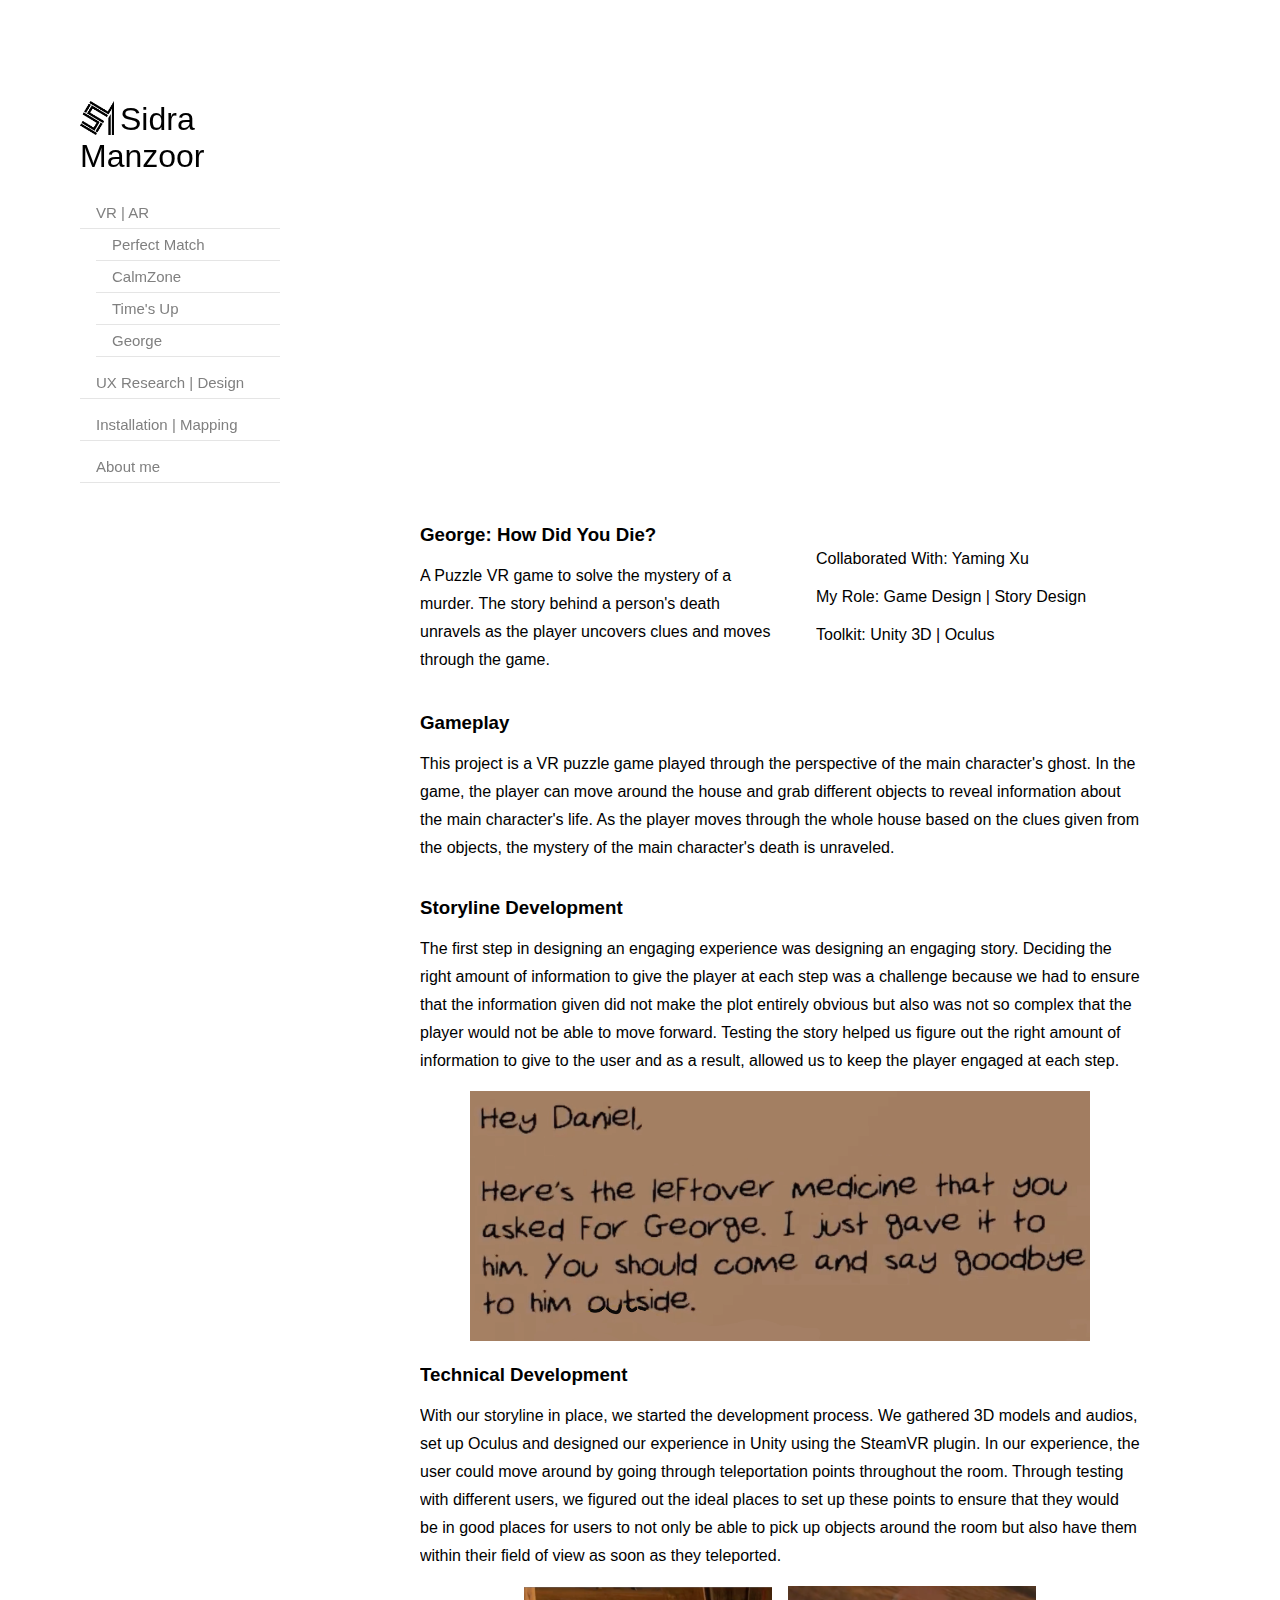
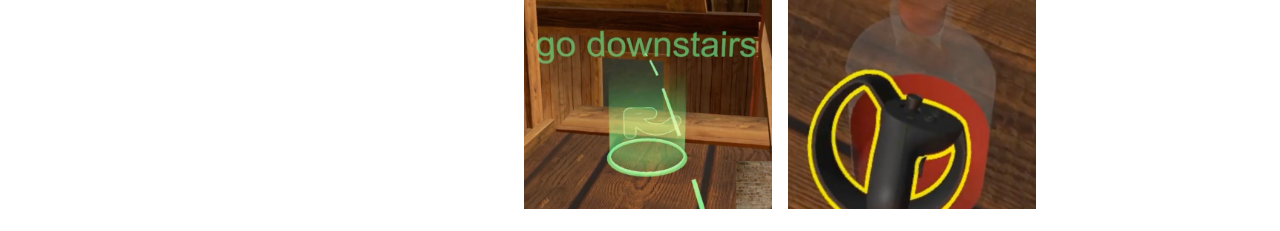
<file: georgevr.html>
<!DOCTYPE html>
<html lang="en" dir="ltr">
<head>
  <meta charset="utf-8">
	<meta name="viewport" content="width=device-width, initial-scale=1.0">
  <link rel="stylesheet" href="css/styles.css">
  <script type="text/javascript" src="javascript/script.js"></script>
  <title>Sidra Manzoor</title>
  <link rel="icon" href="images/favicon.png" type="image/png" sizes="16x16">


<link rel="stylesheet" href="https://cdnjs.cloudflare.com/ajax/libs/font-awesome/4.7.0/css/font-awesome.min.css">


</head>
<body>

  <!-- navigation -->
<div class="navigation" id ="sidebar">

	    <div class="navi-box">

		    <div class="titlename">
		    	<img class = "logo" src="images/favicon.png" style='object-fit: contain'>
		      	<h1><a href="index.html">Sidra Manzoor</a></h1>
		    </div>
		      	<h1><a href="javascript:void(0);" class="icon" onclick="myFunction()"><i class="fa fa-bars" id="navicon"></i></a></h1>
		      	<a href="javascript:void(0);" class="icon" onclick="myFunction()"><i class="fa" id="crossicon">&#xf00d;</i></a>
		    
		      	<div class = "navelements">
		      		<div class ="navsection">
					    <a href="VRAR.html" class = "navtitles"><b>VR | AR</b></a>
					    <div class = "subnav">
						   	<a href="perfectmatch.html" class = "navtitles">Perfect Match</a>
						   	<a href="calmzone.html" class = "navtitles">CalmZone</a>
							<a href="timesup.html" class = "navtitles">Time's Up</a>
						   	<a href="georgevr.html" class = "navtitles">George</a>
					   	</div>
				   	</div>

				   	<div class ="navsection">
				   	<a href="ux.html" class = "navtitles"><b>UX Research | Design</b></a>
<!-- 				   	<div class = "subnav">
						   	<a href="#" class = "navtitles">Meal Master</a>
						   	<a href="cashcollection.html" class = "navtitles">Cash Collection</a>
						   	<a href="helpertraining.html" class = "navtitles">Helper Training</a>
				   	</div> -->
				   </div>

				   <div class ="navsection">
					<a href="installation.html" class = "navtitles"><b>Installation | Mapping</b></a>
<!-- 					<div class = "subnav">
							<a href="#" class = "navtitles">The Circle of Life</a>
						    <a href="#" class = "navtitles">Monkey Business</a>   
					</div> -->
					</div>

				   	<div class ="navsection">
						<a href="aboutme.html" class = "navtitles"><b>About me</b></a>
					</div>
				</div>

 		</div>

	</div>

  	
	<div class = "content" id= "main">
		<div class = "content-box">
			
			<div class="videocontainer">
				<div class = "projectvid">
					<iframe width="560" height="315" src="https://www.youtube.com/embed/2HUMehkN1xk" frameborder="0" allow="accelerometer; autoplay; encrypted-media; gyroscope; picture-in-picture" allowfullscreen></iframe>
				</div>
			</div>


			<div class= "projectinfo">

<!-- Project Introduction SAME FOR ALL---------------------------->

				<div class = "projectintro">

					<div class = "introdescp">
						<h3 class= "titles">George: How Did You Die?</h3>
						<p>A Puzzle VR game to solve the mystery of a murder. The story behind a person's death unravels as the player uncovers clues and moves through the game.</p>
					</div>

					<div class = "introdetails">
						<p class="introdetailsp1"><b>Collaborated With:</b> Yaming Xu</p>
						<p><b>My Role:</b> Game Design | Story Design</p>
						<p><b>Toolkit:</b> Unity 3D | Oculus</p>
					</div>

				</div>

<!-- Project Introduction SAME FOR ALL---------------------------->

				<br>

<!-- Block with just text----------------------------------------->

				<div class = "summary">
					<h3 class= "titles">Gameplay</h3>
					<p>This project is a VR puzzle game played through the perspective of the main character's ghost. In the game, the player can move around the house and grab different objects to reveal information about the main character's life. As the player moves through the whole house based on the clues given from the objects, the mystery of the main character's death is unraveled.</p>
				</div>

<!-- Block with just text----------------------------------------->

				<br>

<!-- Block with image and text side by side----------------------->

				<div class = "story">
						<h3 >Storyline Development</h3>

						<div class = "storyline">

							<p>The first step in designing an engaging experience was designing an engaging story. Deciding the right amount of information to give the player at each step was a challenge because we had to ensure that the information given did not make the plot entirely obvious but also was not so complex that the player would not be able to move forward. Testing the story helped us figure out the right amount of information to give to the user and as a result, allowed us to keep the player engaged at each step.
							</p>

							<div class = "centerimg">
								<img src="images/storynote.png" style='height: 100%; width: 100%; object-fit: contain'>
							</div>
						</div>
				</div>

<!-- Block with image and text side by side----------------------->

				<br>

<!-- Block with text and then 2 images below --------------------->

				<div class = "development">
					<div class="techdev">
						<h3 class = "titles">Technical Development</h3>
						<p>With our storyline in place, we started the development process. We gathered 3D models and audios, set up Oculus and designed our experience in Unity using the SteamVR plugin. In our experience, the user could move around by going through teleportation points throughout the room. Through testing with different users, we figured out the ideal places to set up these points to ensure that they would be in good places for users to not only be able to pick up objects around the room but also have them within their field of view as soon as they teleported. </p>
					</div>

					<div class = "centerimg">

						<div class="img1">
							<img src="images/teleportation.png" style='height: 100%; width: 100%; object-fit: contain'>
						</div>
						<div class = "img1">
							<img src="images/grab.png" style='height: 100%; width: 100%; object-fit: contain'>
						</div>
					</div>
				</div>

				<br>

				<!-- <div class = "testing">
					<h3>User Testing</h3>
					<p>We gathered 3D models and audios, set up Oculus and designed our experience in Unity using SteamVR. In our experience, the user could move around by going through teleportation points throughout the room. Through testing with different users, we figured out the ideal places to set up these points to ensure that they would be in good places for users to not only be able to pick up objects around the room but also have them within their field of view as soon as they teleported.</p>
					

				</div> -->


			</div>
		</div>
    </div>

</body>
</html>
</file>
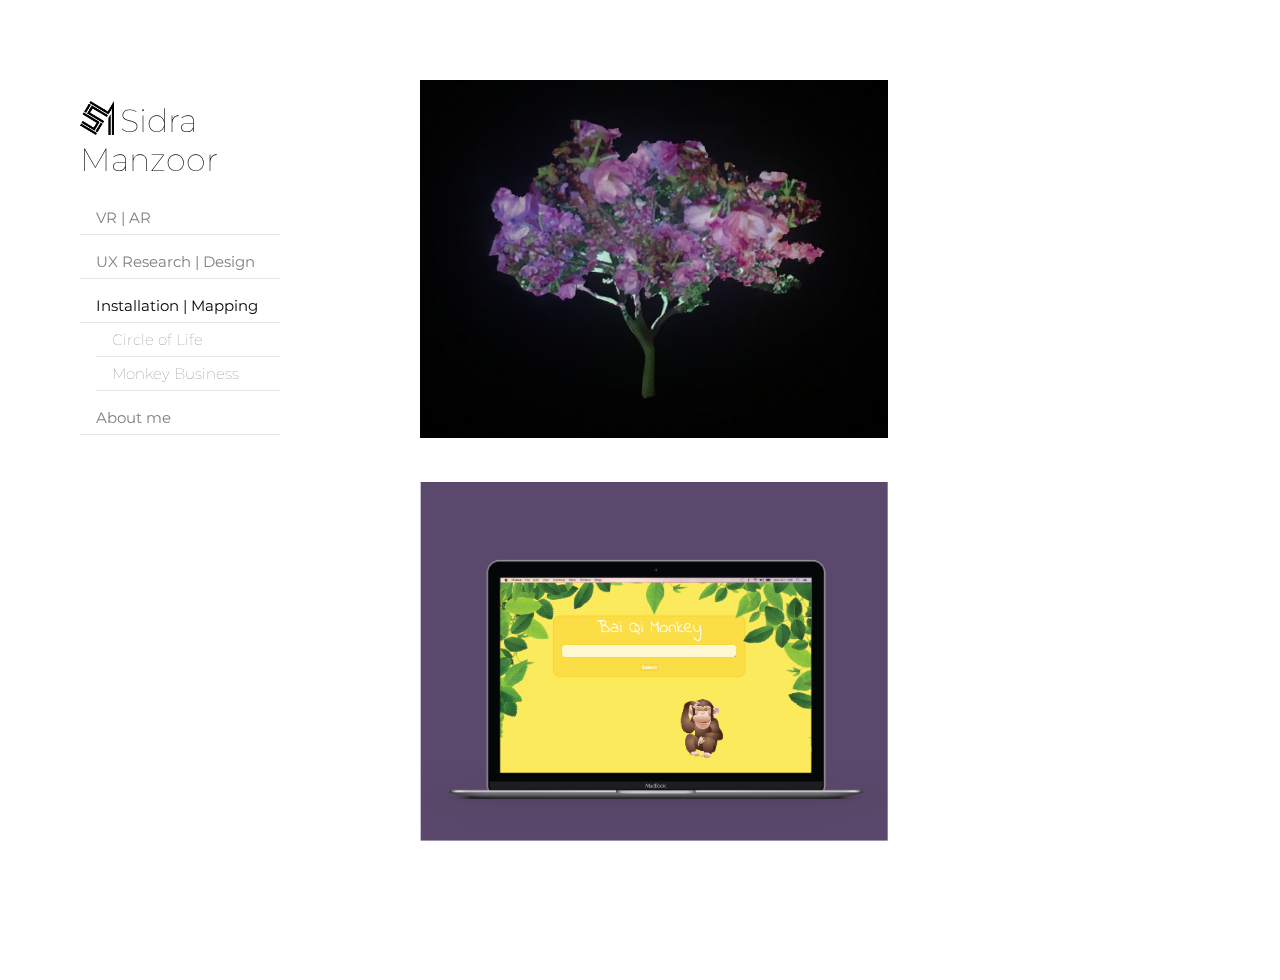
<file: installation.html>
<!DOCTYPE html>
<html lang="en" dir="ltr">
<head>
  <meta charset="utf-8">
  <link href="https://fonts.googleapis.com/css?family=Montserrat&display=swap" rel="stylesheet">
  <meta name="viewport" content="width=device-width, initial-scale=1.0">
  <link rel="stylesheet" href="css/styles.css">
  <script src="javascript/jquery-3.4.1.js"></script>
  <script type="text/javascript" src="javascript/script.js"></script>
  <title>Sidra Manzoor</title>
  <link rel="stylesheet" href="https://cdnjs.cloudflare.com/ajax/libs/font-awesome/4.7.0/css/font-awesome.min.css">
  <link rel="icon" href="images/favicon.png" type="image/png" sizes="16x16">
</head>
<body>

  <!-- navigation -->
	<div class="navigation" id ="sidebar">

	    <div class="navi-box">

		    <div class="titlename">
		    	<img class = "logo" src="images/favicon.png" style='object-fit: contain'>
		      	<h1><a href="index.html">Sidra Manzoor</a></h1>
		    </div>
		      	<h1><a href="javascript:void(0);" class="icon" onclick="myFunction()"><i class="fa fa-bars" id="navicon"></i></a></h1>
		      	<a href="javascript:void(0);" class="icon" onclick="myFunction()"><i class="fa" id="crossicon">&#xf00d;</i></a>
		    
		      	<div class = "navelements">
		      		<div class ="navsection">
					    <a href="VRAR.html" class = "navtitles"><b>VR | AR</b></a>
<!-- 					    <div class = "subnav">
						    <a href="georgevr.html" class = "navtitles">George</a>
						    <a href="timesup.html" class = "navtitles">Time's Up</a>
							<a href="calmzone.html" class = "navtitles">CalmZone</a>
						   	<a href="perfectmatch.html" class = "navtitles">Perfect Match</a>
					   	</div> -->
				   	</div>

				   	<div class ="navsection">
				   	<a href="ux.html" class = "navtitles"><b>UX Research | Design</b></a>
<!-- 				   	<div class = "subnav">
						   	<a href="#" class = "navtitles">Meal Master</a>
						   	<a href="cashcollection.html" class = "navtitles">Cash Collection</a>
						   	<a href="helpertraining.html" class = "navtitles">Helper Training</a>
				   	</div> -->
				   </div>

				   <div class ="navsection">
					<a href="installation.html" class = "navtitles"><b>Installation | Mapping</b></a>
					<div class = "subnav">
							<a href="circleoflife.html" class = "navtitles">Circle of Life</a>
						    <a href="monkeybusiness.html" class = "navtitles">Monkey Business</a>   
					</div>
					</div>

				   	<div class ="navsection">
						<a href="aboutme.html" class = "navtitles"><b>About me</b></a>
					</div>
				</div>

 		</div>

	</div>



  <!-- main content -->
  <div class="content">


    <div class="content-box">
      <!-- <p>The Circle of Life</p> -->
    	<div class = "imgbox">
      		<a href="circleoflife.html"><img src="images/circleoflife.jpg" style='height: 100%; width: 100%; object-fit: contain'></img></a>
 		</div>

  		<div class = "projecttext">
      		<h3><b>Circle of Life</b></h3>
	     	<p>A projection mapping piece depicting the life of a tree</p>
	     	<h5>Projection Mapping | MadMapper </h5>
	     	<h5>Spring, 2018</h5>
  	  	</div>
    </div>

        <div class="content-box">
      <!-- <p>The Circle of Life</p> -->
      <div class = "imgbox">
           <a href="monkeybusiness.html"><img src="images/monkeysite1.png" style='height: 100%; width: 100%; object-fit: contain'></img></a>
    </div>

      <div class = "projecttext">
          <h3><b>Monkey Business</b></h3>
        <p>Send commands through a web application to a physical model of a monkey</p>
        <h5>Installation | Arduino Yun </h5>
        <h5>Spring, 2018</h5>
        </div>
    </div>


  </div>
<!-- 
  <div class="footer">
    <h1>FOOTER</h1>
  </div> -->


</body>
</html>
</file>
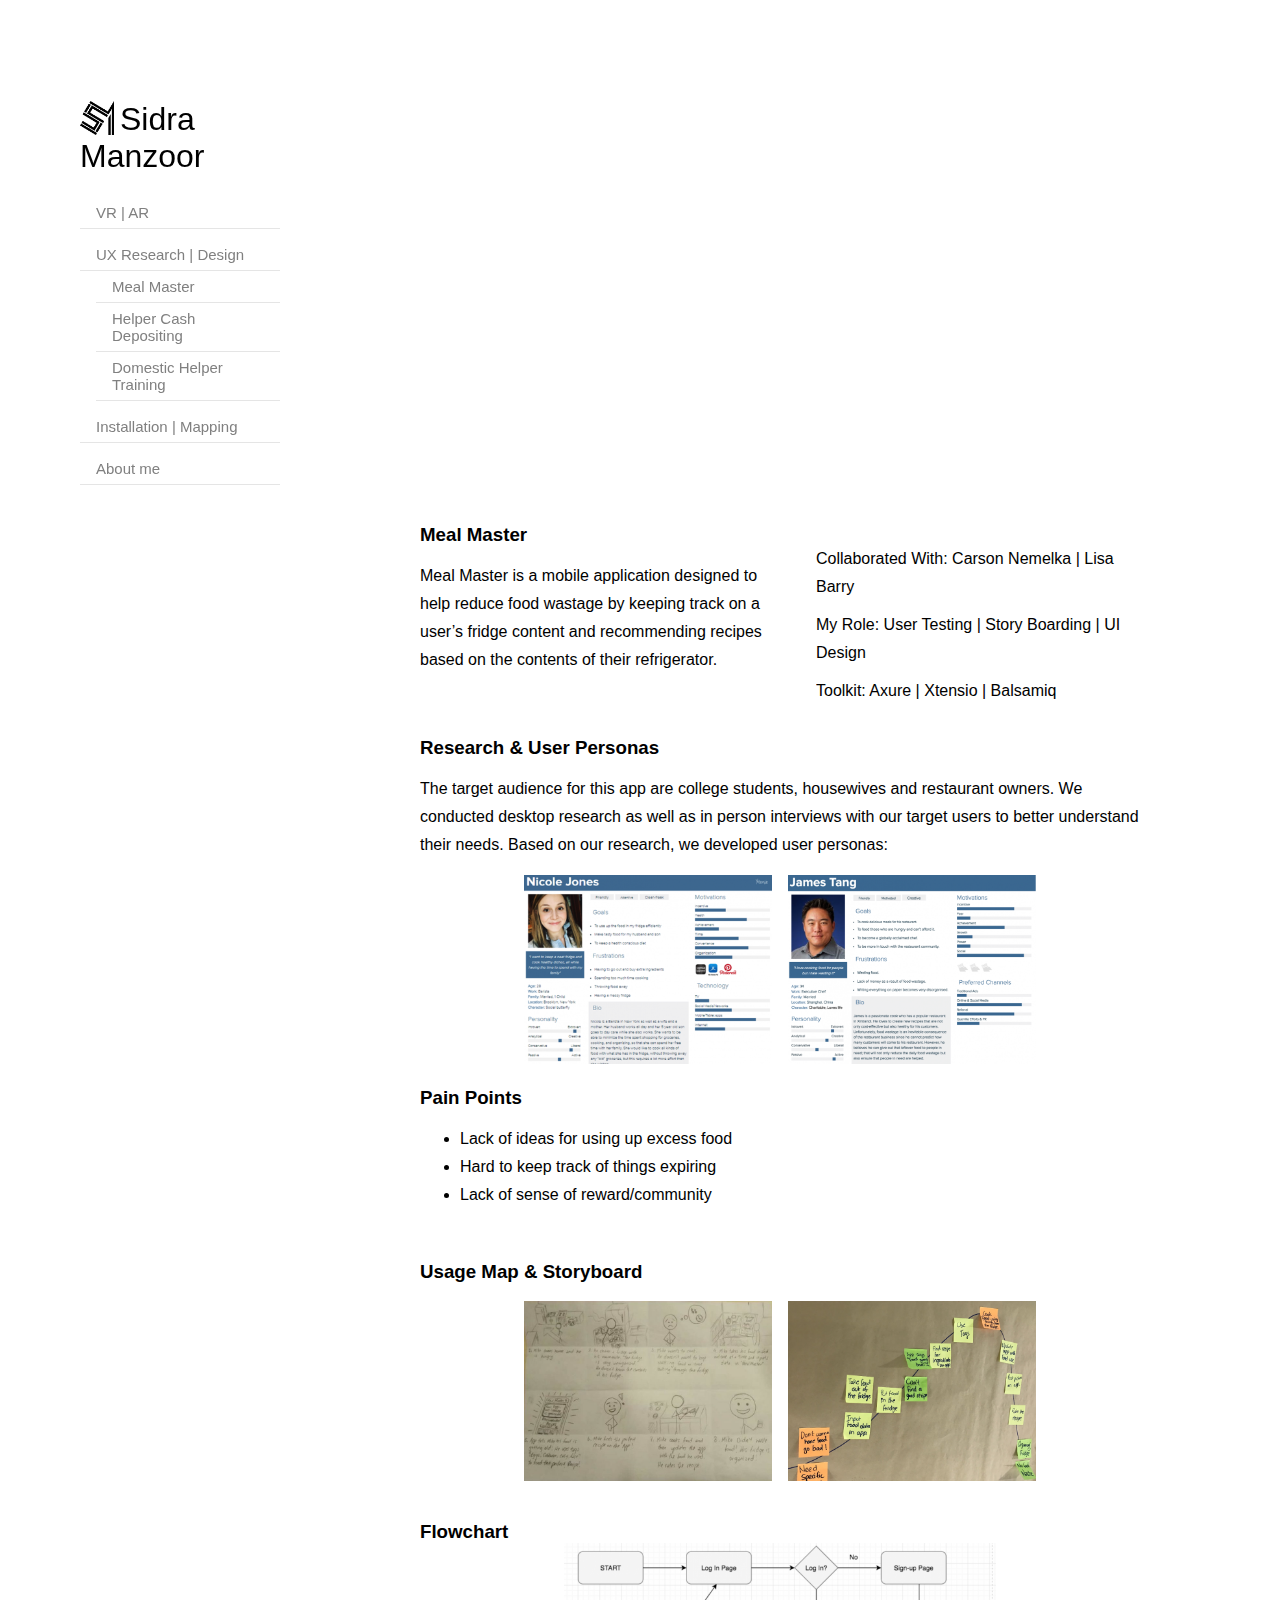
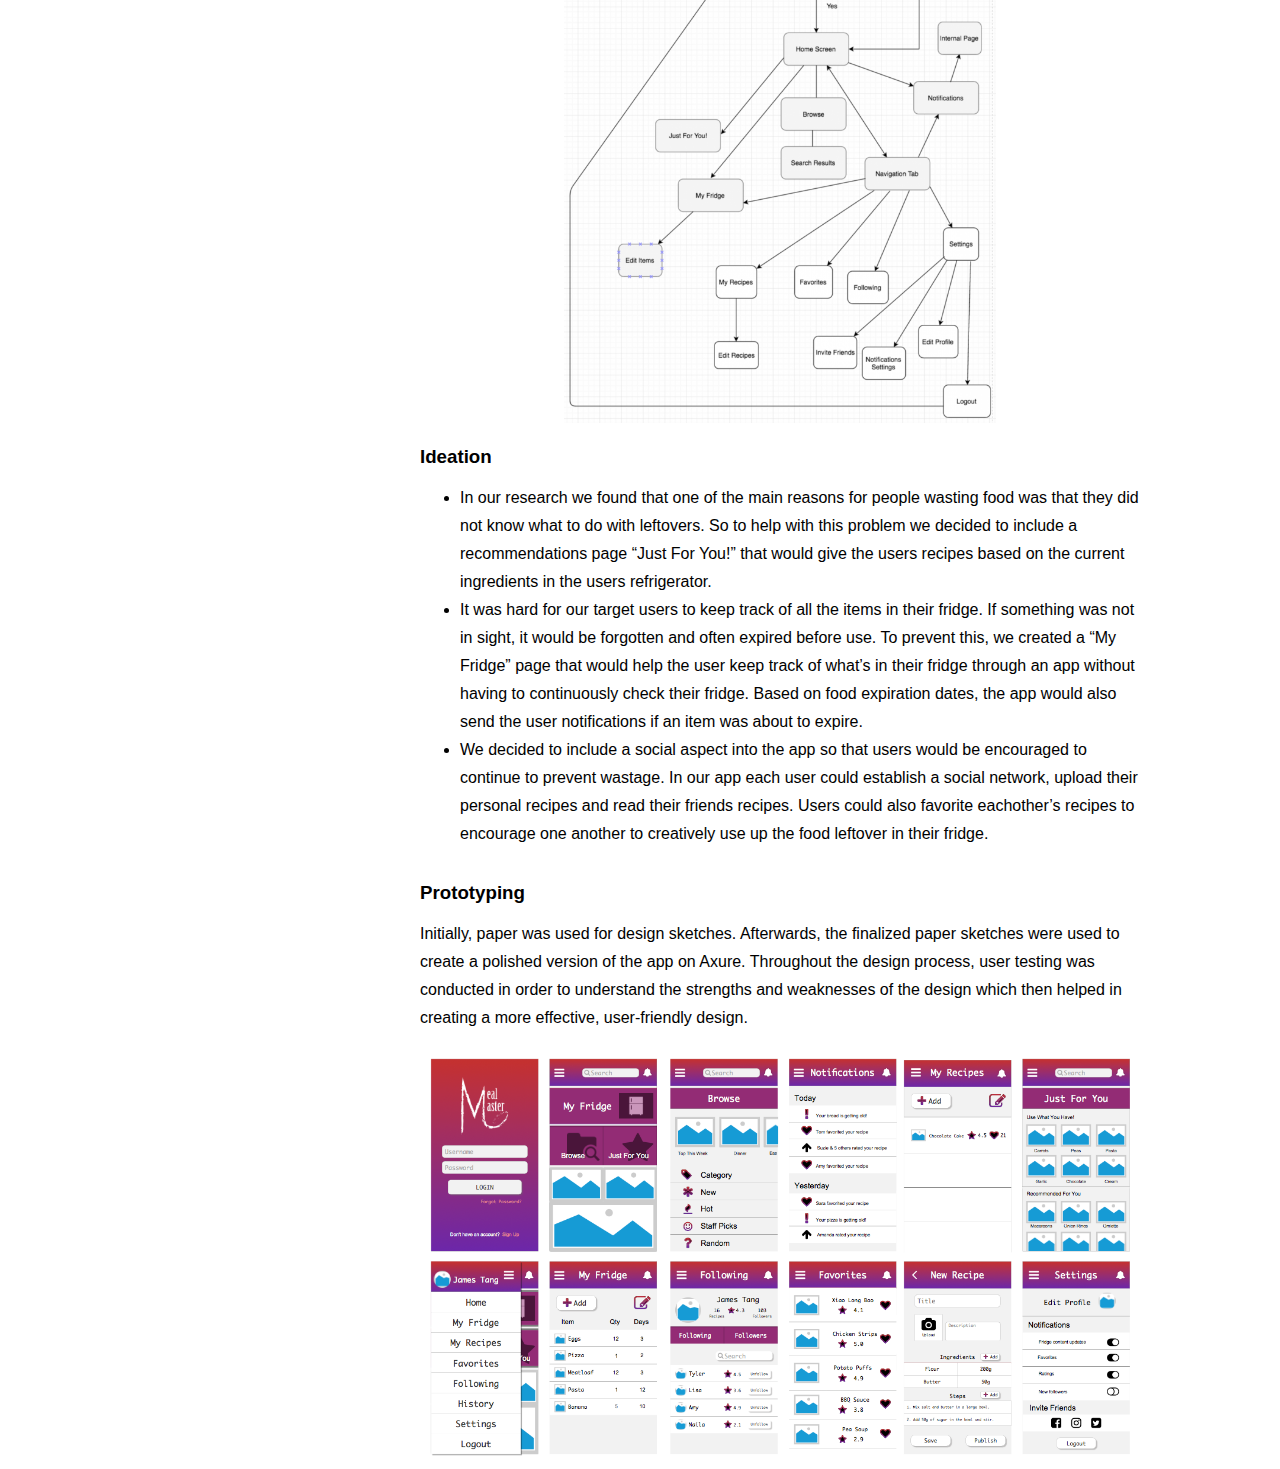
<file: mealmaster.html>
<!DOCTYPE html>
<html lang="en" dir="ltr">
<head>
  <meta charset="utf-8">
	<meta name="viewport" content="width=device-width, initial-scale=1.0">
  <link rel="stylesheet" href="css/styles.css">
  <script type="text/javascript" src="javascript/script.js"></script>
  <title>Sidra Manzoor</title>
  <link rel="icon" href="images/favicon.png" type="image/png" sizes="16x16">


<link rel="stylesheet" href="https://cdnjs.cloudflare.com/ajax/libs/font-awesome/4.7.0/css/font-awesome.min.css">


</head>
<body>

  <!-- navigation -->
	<div class="navigation" id ="sidebar">

	    <div class="navi-box">

		    <div class="titlename">
		    	<img class = "logo" src="images/favicon.png" style='object-fit: contain'>
		      	<h1><a href="index.html">Sidra Manzoor</a></h1>
		    </div>
		      	<h1><a href="javascript:void(0);" class="icon" onclick="myFunction()"><i class="fa fa-bars" id="navicon"></i></a></h1>
		      	<a href="javascript:void(0);" class="icon" onclick="myFunction()"><i class="fa" id="crossicon">&#xf00d;</i></a>
		    
		      	<div class = "navelements">
		      		<div class ="navsection">
					    <a href="VRAR.html" class = "navtitles"><b>VR | AR</b></a>
<!-- 					    <div class = "subnav">
						    <a href="georgevr.html" class = "navtitles">George</a>
						    <a href="timesup.html" class = "navtitles">Time's Up</a>
							<a href="calmzone.html" class = "navtitles">CalmZone</a>
						   	<a href="perfectmatch.html" class = "navtitles">Perfect Match</a>
					   	</div> -->
				   	</div>

				   	<div class ="navsection">
				   	<a href="ux.html" class = "navtitles"><b>UX Research | Design</b></a>
				   	<div class = "subnav">
						   	<a href="#mealmaster.html" class = "navtitles">Meal Master</a>
						   	<a href="cashdeposit.html" class = "navtitles">Helper Cash Depositing</a>
							<a href="training.html" class = "navtitles">Domestic Helper Training</a>
<!-- 						   	<a href="helpertraining.html" class = "navtitles">Helper Training</a> -->
				   	</div>
				   </div>

				   <div class ="navsection">
					<a href="installation.html" class = "navtitles"><b>Installation | Mapping</b></a>
<!-- 					<div class = "subnav">
							<a href="#" class = "navtitles">The Circle of Life</a>
						    <a href="#" class = "navtitles">Monkey Business</a>   
					</div> -->
					</div>

				   	<div class ="navsection">
						<a href="aboutme.html" class = "navtitles"><b>About me</b></a>
					</div>
				</div>

 		</div>

	</div>

  	
	<div class = "content" id= "main">
		<div class = "content-box">
			
			<div class="videocontainer">
				<div class = "projectvid">
					<iframe width="560" height="315" src="https://www.youtube.com/embed/uz_NyqbMXHI" frameborder="0" allow="accelerometer; autoplay; encrypted-media; gyroscope; picture-in-picture" allowfullscreen></iframe>
				</div>
			</div>


			<div class= "projectinfo">

<!-- Project Introduction SAME FOR ALL---------------------------->

				<div class = "projectintro">

					<div class = "introdescp">
						<h3 class= "titles">Meal Master</h3>
						<p>Meal Master is a mobile application designed to help reduce food wastage by keeping track on  a user’s fridge content and recommending recipes based on the contents of their refrigerator.</p>
					</div>

					<div class = "introdetails">
						<p class="introdetailsp1"><b>Collaborated With:</b> Carson Nemelka | Lisa Barry</p>
						<p><b>My Role:</b> User Testing | Story Boarding | UI Design</p>
						<p><b>Toolkit:</b> Axure | Xtensio | Balsamiq</p>
					</div>

				</div>

<!-- Project Introduction SAME FOR ALL---------------------------->

				<br>

				<div>
					<h3 class= "titles">Research & User Personas</h3>
					<p>The target audience for this app are college students, housewives and restaurant owners. We conducted desktop research as well as in person interviews with our target users to better understand their needs. Based on our research, we developed user personas:</p>
					
					<div class = "centerimg">
						<div class="img1">
							<img src="images/persona.png" style='height: 100%; width: 100%; object-fit: contain'>
						</div>

						<div class="img1">
							<img src="images/persona2.png" style='height: 100%; width: 100%; object-fit: contain'>
						</div>
					</div>
				</div>



				<div class ="development">
					<h3 class= "titles">Pain Points</h3>
					<ul>
					<li>Lack of ideas for using up excess food</li>
					<li>Hard to keep track of things expiring</li>
					<li>Lack of sense of reward/community</li>
					</ul>
				</div>

				<br>


				<div class ="development">
					<h3 class= "titles">Usage Map & Storyboard</h3>
					<br>

					<div class="centerimg">
						<div class="img1">
							<img src="images/uxd.jpg" style='height: 100%; width: 100%; object-fit: contain'>
						</div>

						<div class="img1">
							<img src="images/map.png" style='height: 100%; width: 100%; object-fit: contain'>
						</div>
					</div>

<!-- 					<div class="img3">
						<img src="images/uxd.jpg" style='height: 100%; width: 100%; object-fit: contain'>
					</div> -->
<!-- 					<div class = "img2">
						<img src="images/grab.png" style='height: 100%; width: 100%; object-fit: contain'>
					</div> -->
				</div>

				<br>

				<div class ="development">
					<h3 class= "titles">Flowchart</h3>
					
						<div class="longimg">
							<img src="images/flowchart.png" style='height: 100%; width: 100%; object-fit: contain'>
						</div>
<!-- 						<div class = "img1">
							<img src="images/flowcharticons.png" style='height: 100%; width: 100%; object-fit: contain'>
						</div> -->

				</div>

<!-- Block with just text----------------------------------------->

				<div class = "summary">
					<h3 class= "titles">Ideation</h3>
					<ul>
					<li>In our research we found that one of the main reasons for people wasting food was that they did not know what to do with leftovers. So to help with this problem we decided to include a recommendations page “Just For You!” that would give the users recipes based on the current ingredients in the users refrigerator.</li>
					<li>It was hard for our target users to keep track of all the items in their fridge. If something was not in sight, it would be forgotten and often expired before use. To prevent this, we created a “My Fridge” page that would help the user keep track of what’s in their fridge through an app without having to continuously check their fridge. Based on food expiration dates, the app would also send the user notifications if an item was about to expire.</li>
					<li>We decided to include a social aspect into the app so that users would be encouraged to continue to prevent wastage. In our app each user could establish a social network, upload their personal recipes and read their friends recipes. Users could also favorite eachother’s recipes to encourage one another to creatively use up the food leftover in their fridge.</li>
					</ul>
				</div>

<!-- Block with just text----------------------------------------->

				<br>

<!-- Block with image and text side by side----------------------->

				<div class = "story">
						<h3>Prototyping</h3>

						<div class = "storyline">

							<p>Initially, paper was used for design sketches. Afterwards, the finalized paper sketches were used to create a polished version of the app on Axure. Throughout the design process, user testing was conducted in order to understand the strengths and weaknesses of the design which then helped in creating a more effective, user-friendly design. 
							</p>

							<div class = "videocontainer">
								<img src="images/mockup.png" style='height: 100%; width: 100%; object-fit: contain'>
							</div>
						</div>

				</div>

			<br>
			</div>
		</div>
    </div>

</body>
</html>
</file>
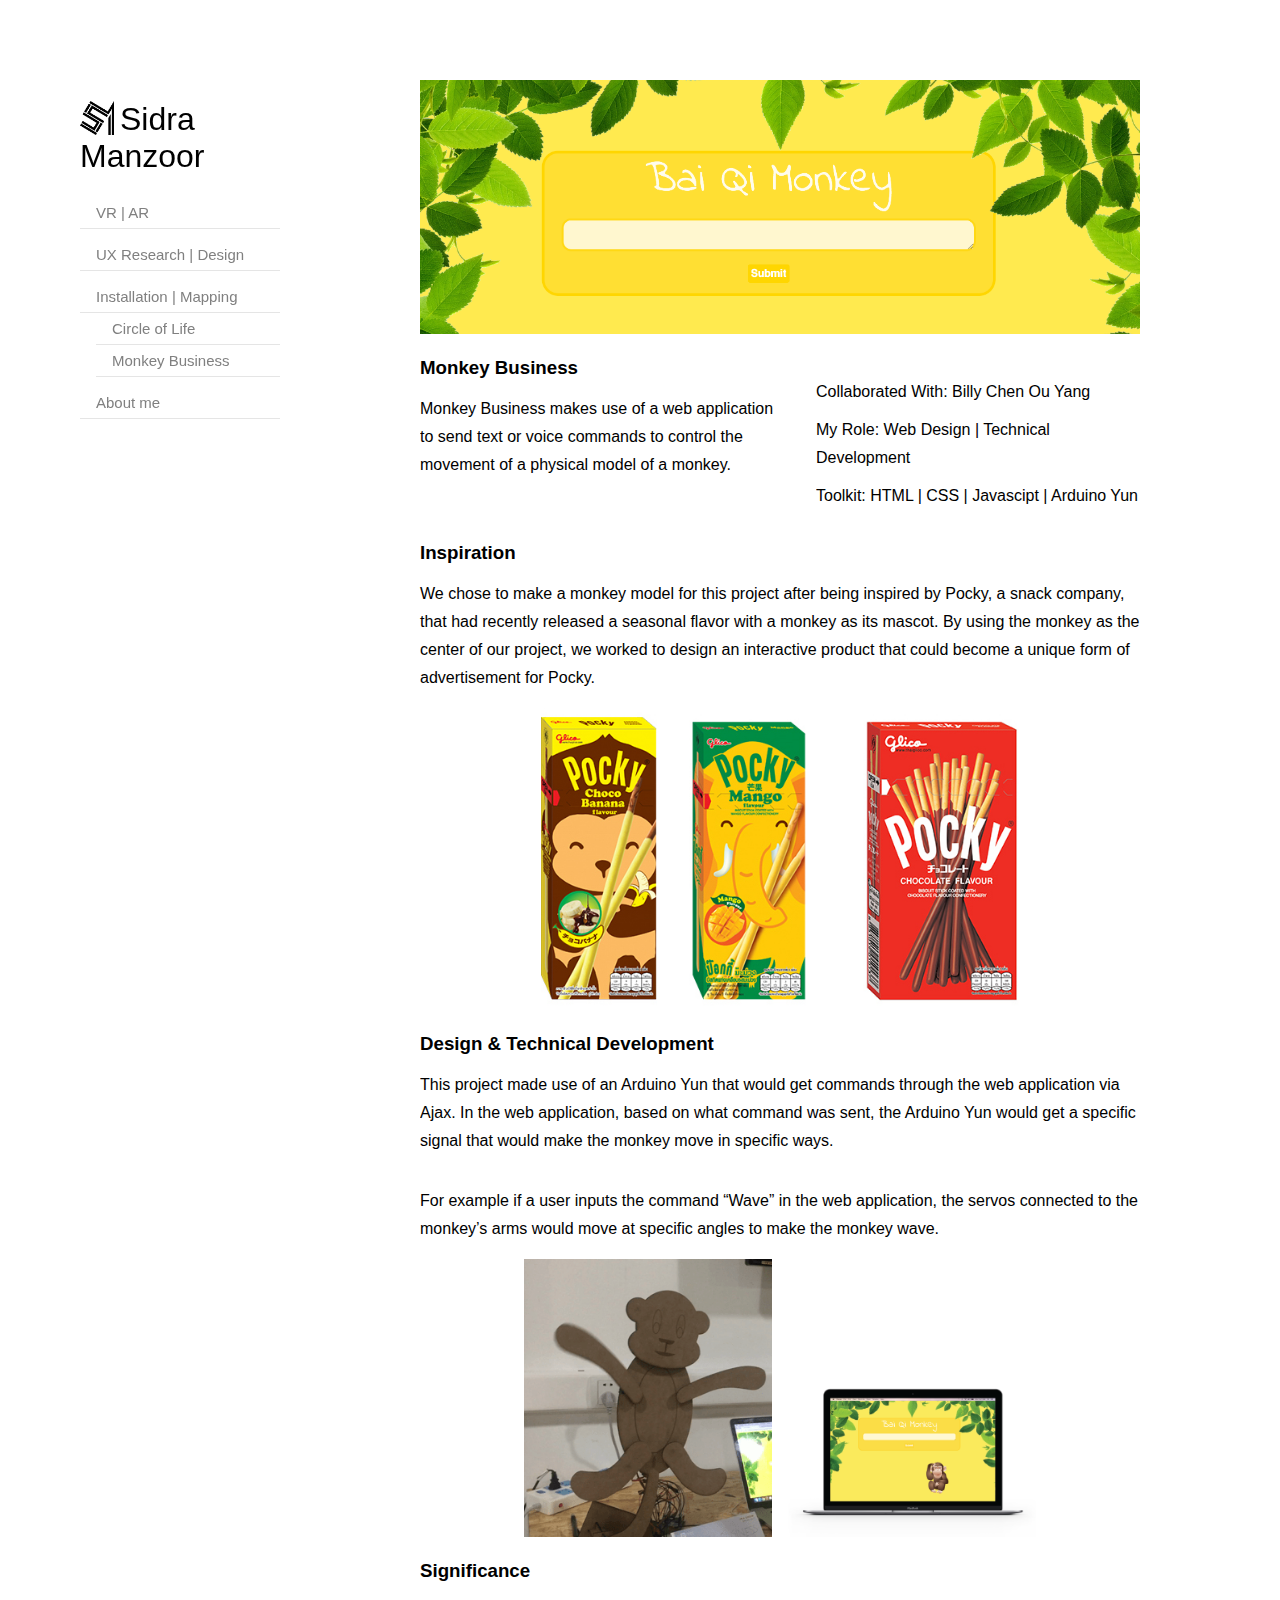
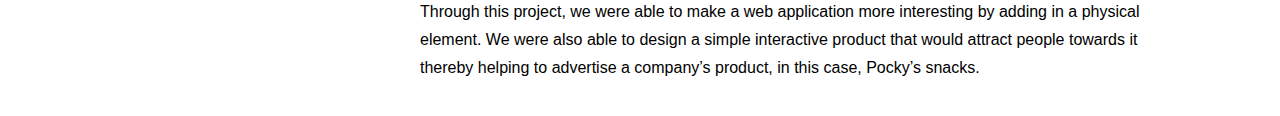
<file: monkeybusiness.html>
<!DOCTYPE html>
<html lang="en" dir="ltr">
<head>
  <meta charset="utf-8">
	<meta name="viewport" content="width=device-width, initial-scale=1.0">
  <link rel="stylesheet" href="css/styles.css">
  <script type="text/javascript" src="javascript/script.js"></script>
  <title>Sidra Manzoor</title>
  <link rel="icon" href="images/favicon.png" type="image/png" sizes="16x16">


<link rel="stylesheet" href="https://cdnjs.cloudflare.com/ajax/libs/font-awesome/4.7.0/css/font-awesome.min.css">


</head>
<body>

  <!-- navigation -->
<div class="navigation" id ="sidebar">

	    <div class="navi-box">

		    <div class="titlename">
		    	<img class = "logo" src="images/favicon.png" style='object-fit: contain'>
		      	<h1><a href="index.html">Sidra Manzoor</a></h1>
		    </div>
		      	<h1><a href="javascript:void(0);" class="icon" onclick="myFunction()"><i class="fa fa-bars" id="navicon"></i></a></h1>
		      	<a href="javascript:void(0);" class="icon" onclick="myFunction()"><i class="fa" id="crossicon">&#xf00d;</i></a>
		    
		      	<div class = "navelements">
		      		<div class ="navsection">
					    <a href="VRAR.html" class = "navtitles"><b>VR | AR</b></a>
					    <!-- <div class = "subnav">
						    <a href="georgevr.html" class = "navtitles">George</a>
						    <a href="timesup.html" class = "navtitles">Time's Up</a>
							<a href="calmzone.html" class = "navtitles">CalmZone</a>
						   	<a href="perfectmatch.html" class = "navtitles">Perfect Match</a>
					   	</div> -->
				   	</div>

				   	<div class ="navsection">
				   	<a href="ux.html" class = "navtitles"><b>UX Research | Design</b></a>
<!-- 				   	<div class = "subnav">
						   	<a href="#" class = "navtitles">Meal Master</a>
						   	<a href="cashcollection.html" class = "navtitles">Cash Collection</a>
						   	<a href="helpertraining.html" class = "navtitles">Helper Training</a>
				   	</div> -->
				   </div>

				   <div class ="navsection">
					<a href="installation.html" class = "navtitles"><b>Installation | Mapping</b></a>
					<div class = "subnav">
							<a href="circleoflife.html" class = "navtitles">Circle of Life</a>
						    <a href="monkeybusiness.html" class = "navtitles">Monkey Business</a>   
					</div>
					</div>

				   	<div class ="navsection">
						<a href="aboutme.html" class = "navtitles"><b>About me</b></a>
					</div>
				</div>

 		</div>

	</div>

  	
	<div class = "content" id= "main">
		<div class = "content-box">
			
			<div class="videocontainer">
				<div >
					<img src="images/monkeybanner.png" style='height: 100%; width: 100%; object-fit: contain'>
				</div>
			</div>


			<div class= "projectinfo">

<!-- Project Introduction SAME FOR ALL---------------------------->

				<div class = "projectintro">

					<div class = "introdescp">
						<h3 class= "titles">Monkey Business</h3>
						<p>Monkey Business makes use of a web application to send text or voice commands to control the movement of a physical model of a monkey.</p>
					</div>

					<div class = "introdetails">
						<p class="introdetailsp1"><b>Collaborated With:</b> Billy Chen Ou Yang</p>
						<p><b>My Role:</b> Web Design | Technical Development</p>
						<p><b>Toolkit:</b> HTML | CSS | Javascipt | Arduino Yun</p>
					</div>

				</div>

<!-- Project Introduction SAME FOR ALL---------------------------->

<!-- Block with just text----------------------------------------->

				<div class = "summary">
					<h3 class= "titles">Inspiration</h3>
					<p>We chose to make a monkey model for this project after being inspired by Pocky, a snack company, that had recently released a seasonal flavor with a monkey as its mascot. By using the monkey as the center of our project, we worked to design an interactive product that could become a unique form of advertisement for Pocky. </p>

					<div class ="centerimg">
						<img src="images/pocky.jpg" style='height: 100%; width: 100%; object-fit: contain'>
					</div>
				</div>

<!-- Block with just text----------------------------------------->


<!-- Block with image and text side by side----------------------->

				<div class = "story">
						<h3>Design & Technical Development</h3>

						<div class = "storyline">

							<p>This project made use of an Arduino Yun that would get commands through the web application via Ajax. In the web application, based on what command was sent, the Arduino Yun would get a specific signal that would make the monkey move in specific ways.</p>
							
							<p>For example if a user inputs the command “Wave” in the web application, the servos connected to the monkey’s arms would move at specific angles to make the monkey wave.
							</p>

<!-- 							<div class="img1">
								<img src="images/monkeyjump.gif" style='height: 100%; width: 100%; object-fit: contain'>
							</div> -->
<!-- 							<div class = "img1">
								<img src="images/monkeywave.gif" style='height: 100%; width: 100%; object-fit: contain'>
							</div> -->

							<div class="centerimg">

								<div class = "img1">
									<img src="images/monkeywave.gif" style='height: 100%; width: 100%; object-fit: contain'>
								</div>

								<div class = "img1">
									<img src="images/monkeysite.png" style='height: 100%; width: 100%; object-fit: contain'>
								</div>
							</div>
						</div>
				</div>

<!-- Block with image and text side by side----------------------->

				<br>

<!-- Block with text and then 2 images below --------------------->

				<div class = "development">
					<div class="techdev">
						<h3 class = "titles">Significance</h3>
						<p>Through this project, we were able to make a web application more interesting by adding in a physical element. We were also able to design a simple interactive product that would attract people towards it thereby helping to advertise a company’s product, in this case, Pocky’s snacks.
						</p>
					</div>

<!-- 					<div class="img1">
						<img src="images/teleportation.png" style='height: 100%; width: 100%; object-fit: contain'>
					</div>
					<div class = "img2">
						<img src="images/grab.png" style='height: 100%; width: 100%; object-fit: contain'>
					</div> -->
				</div>

				<br>



			</div>
		</div>
    </div>

</body>
</html>
</file>
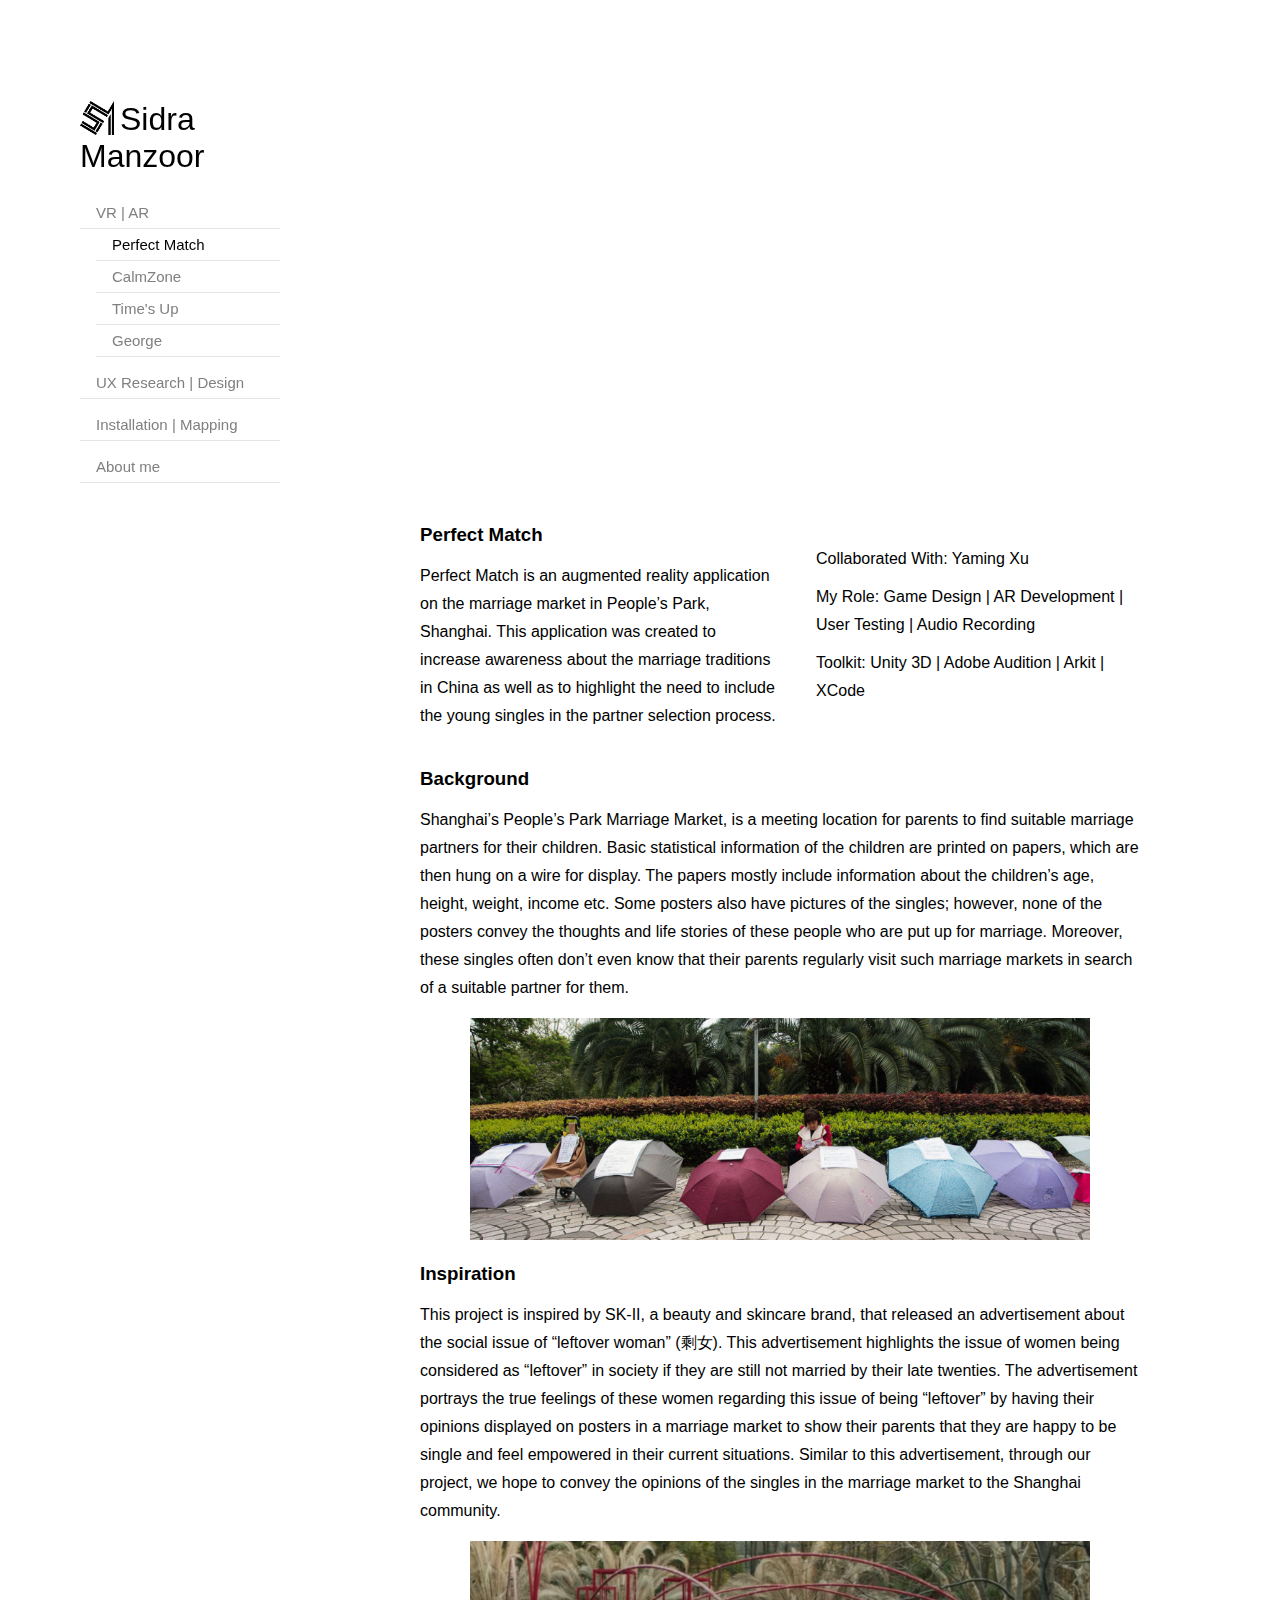
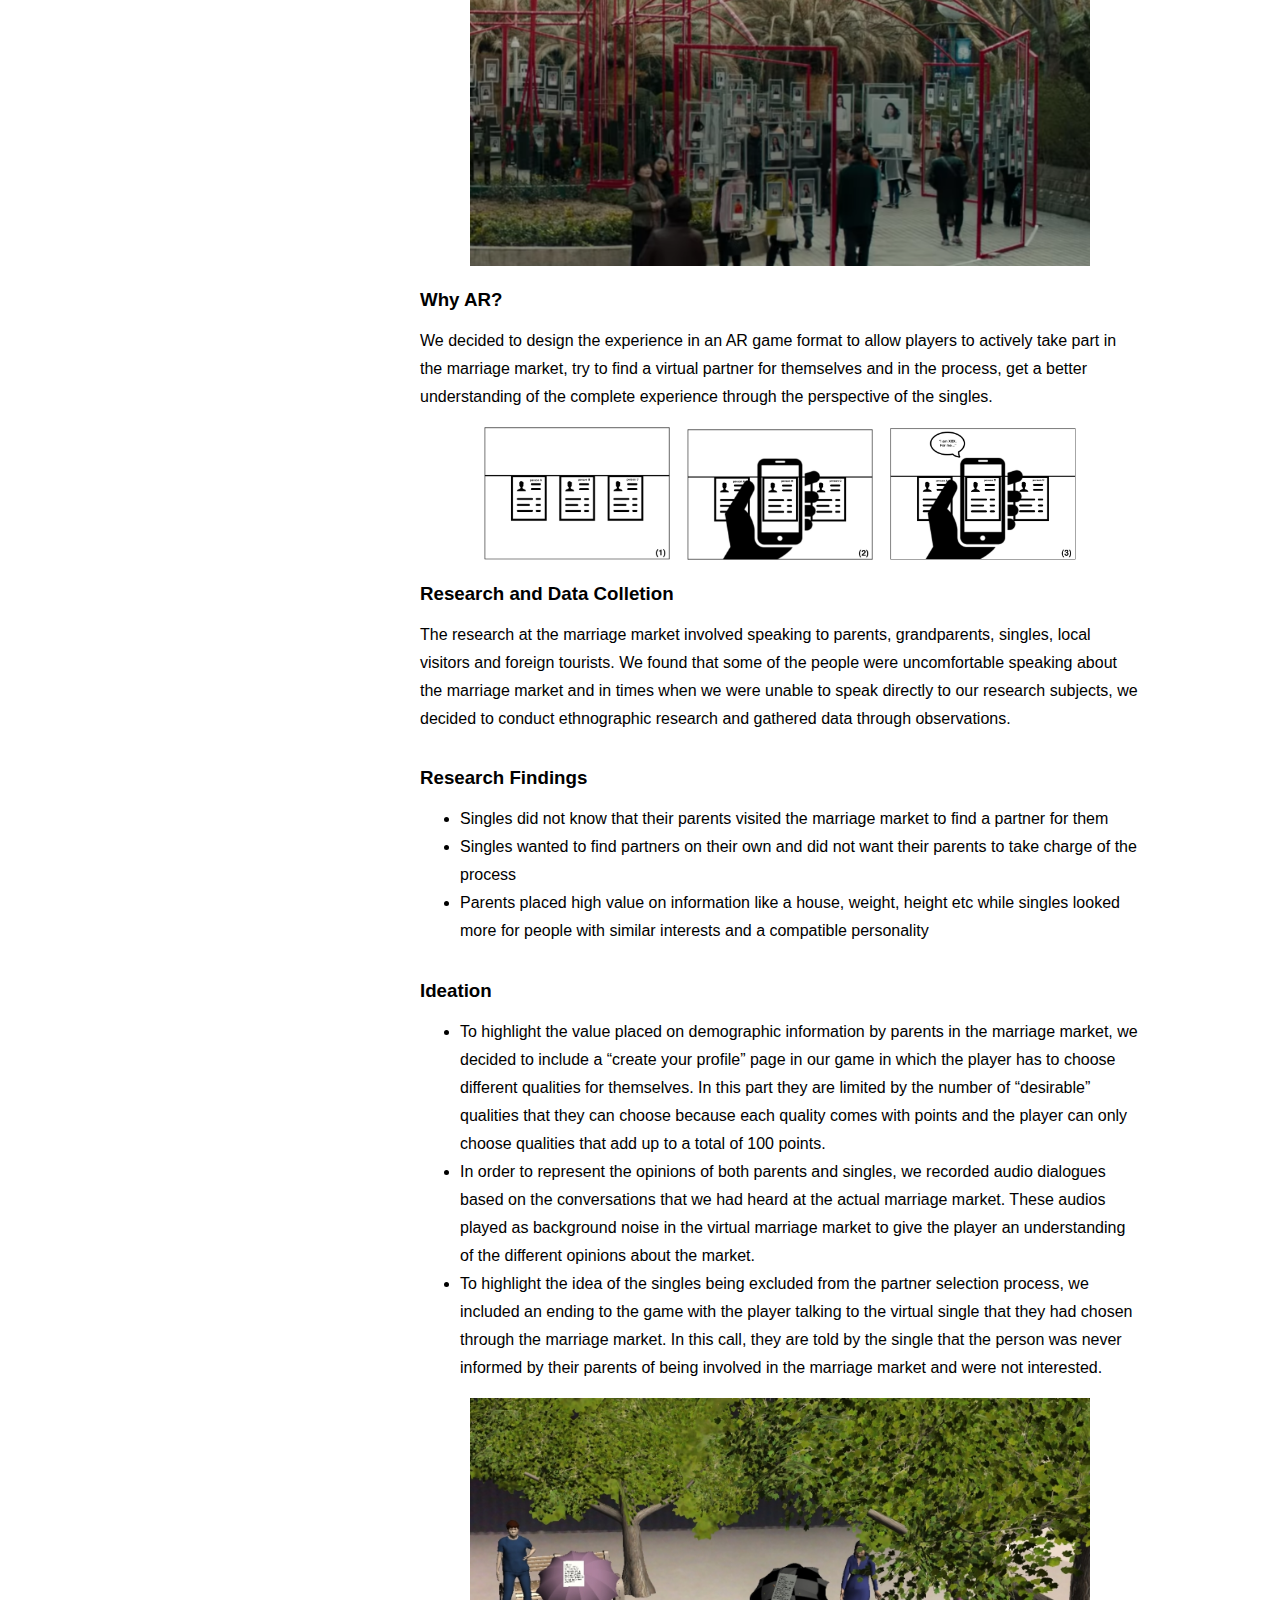
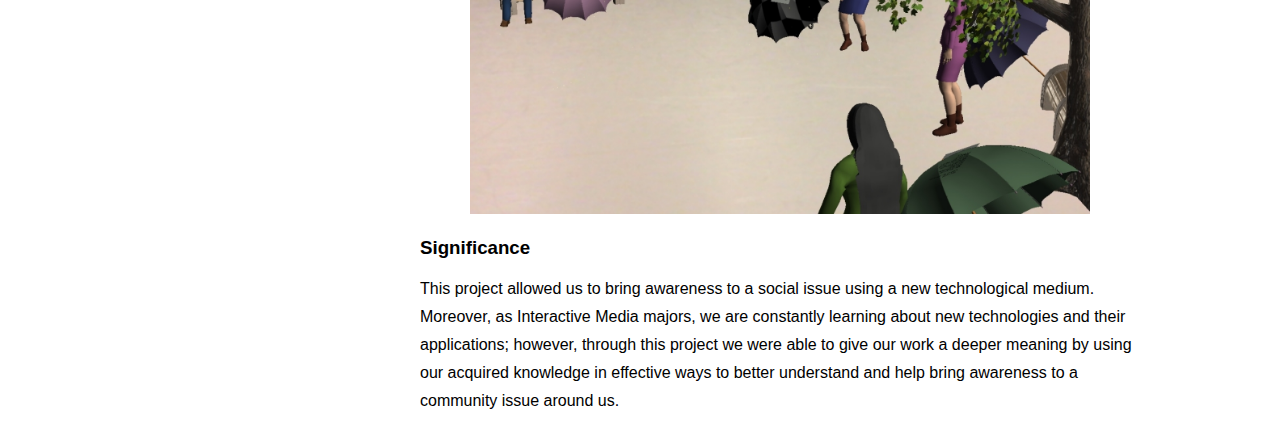
<file: perfectmatch.html>
<!DOCTYPE html>
<html lang="en" dir="ltr">
<head>
  <meta charset="utf-8">
	<meta name="viewport" content="width=device-width, initial-scale=1.0">
  <link rel="stylesheet" href="css/styles.css">
    <script src="javascript/jquery-3.4.1.js"></script>
  <script type="text/javascript" src="javascript/script.js"></script>
  <title>Sidra Manzoor</title>
  <link rel="icon" href="images/favicon.png" type="image/png" sizes="16x16">


<link rel="stylesheet" href="https://cdnjs.cloudflare.com/ajax/libs/font-awesome/4.7.0/css/font-awesome.min.css">


</head>
<body>

  <!-- navigation -->
<div class="navigation" id ="sidebar">

	    <div class="navi-box">

		    <div class="titlename">
		    	<img class = "logo" src="images/favicon.png" style='object-fit: contain'>
		      	<h1><a href="index.html">Sidra Manzoor</a></h1>
		    </div>
		      	<h1><a href="javascript:void(0);" class="icon" onclick="myFunction()"><i class="fa fa-bars" id="navicon"></i></a></h1>
		      	<a href="javascript:void(0);" class="icon" onclick="myFunction()"><i class="fa" id="crossicon">&#xf00d;</i></a>
		    
		      	<div class = "navelements">
		      		<div class ="navsection">
					    <a href="VRAR.html" class = "navtitles"><b>VR | AR</b></a>
					    <div class = "subnav">
						   	<a href="perfectmatch.html" class = "navtitles">Perfect Match</a>
						   	<a href="calmzone.html" class = "navtitles">CalmZone</a>
							<a href="timesup.html" class = "navtitles">Time's Up</a>
						   	<a href="georgevr.html" class = "navtitles">George</a>
					   	</div>
				   	</div>

				   	<div class ="navsection">
				   	<a href="ux.html" class = "navtitles"><b>UX Research | Design</b></a>
<!-- 				   	<div class = "subnav">
						   	<a href="#" class = "navtitles">Meal Master</a>
						   	<a href="cashcollection.html" class = "navtitles">Cash Collection</a>
						   	<a href="helpertraining.html" class = "navtitles">Helper Training</a>
				   	</div> -->
				   </div>

				   <div class ="navsection">
					<a href="installation.html" class = "navtitles"><b>Installation | Mapping</b></a>
<!-- 					<div class = "subnav">
							<a href="#" class = "navtitles">The Circle of Life</a>
						    <a href="#" class = "navtitles">Monkey Business</a>   
					</div> -->
					</div>
				   	<div class ="navsection">
						<a href="aboutme.html" class = "navtitles"><b>About me</b></a>
					</div>
				</div>

 		</div>

	</div>

  	
	<div class = "content" id= "main">
		<div class = "content-box">
			
			<div class="videocontainer">
				<div class = "projectvid">
					<!-- <iframe src="https://www.youtube.com/watch?v=lsKdQilWwLg&feature=youtu.be" ></iframe>  -->
					<iframe width="560" height="315" src="https://www.youtube.com/embed/ep6EFbvFzCU" frameborder="0" allow="accelerometer; autoplay; encrypted-media; gyroscope; picture-in-picture" allowfullscreen></iframe>
				</div>
			</div>


			<div class= "projectinfo">

<!-- Project Introduction SAME FOR ALL---------------------------->

				<div class = "projectintro">

					<div class = "introdescp">
						<h3 class= "titles">Perfect Match</h3>
						<p>Perfect Match is an augmented reality application on the marriage market in People’s Park, Shanghai. This application was created to increase awareness about the marriage traditions in China as well as to highlight the need to include the young singles in the partner selection process. </p>
					</div>

					<div class = "introdetails">
						<p class="introdetailsp1"><b>Collaborated With:</b> Yaming Xu</p>
						<p><b>My Role:</b> Game Design | AR Development | User Testing | Audio Recording  </p>
						<p><b>Toolkit:</b> Unity 3D | Adobe Audition | Arkit | XCode</p>
					</div>

				</div>

<!-- Project Introduction SAME FOR ALL---------------------------->

				<br>

				<div>
					<h3 class= "titles">Background</h3>
					<p>Shanghai’s People’s Park Marriage Market, is a meeting location for parents to find suitable marriage partners for their children. Basic statistical information of the children are printed on papers, which are then hung on a wire for display. The papers mostly include information about the children’s age, height, weight, income etc. Some posters also have pictures of the singles; however, none of the posters convey the thoughts and life stories of these people who are put up for marriage. Moreover, these singles often don’t even know that their parents regularly visit such marriage markets in search of a suitable partner for them.
					</p>

					<div class="centerimg">
						<img src="images/perfectmatch4.jpg" style='height: 100%; width: 100%; object-fit: contain'>
					</div>
				</div>



				<div>
					<h3 class= "titles">Inspiration</h3>
					<p>This project is inspired by SK-II, a beauty and skincare brand, that released an advertisement about the social issue of “leftover woman” (剩女). This advertisement highlights the issue of women being considered as “leftover” in society if they are still not married by their late twenties. The advertisement portrays the true feelings of these women regarding this issue of being “leftover” by having their opinions displayed on posters in a marriage market to show their parents that they are happy to be single and feel empowered in their current situations. Similar to this advertisement, through our project, we hope to convey the opinions of the singles in the marriage market to the Shanghai community.</p>

					<div class="centerimg">
						<img src="images/perfectmatch5.png" style='height: 100%; width: 100%; object-fit: contain'>
					</div>
				</div>


				<div>
					<h3 class= "titles">Why AR?</h3>
					<p>We decided to design the experience in an AR game format to allow players to actively take part in the marriage market, try to find a virtual partner for themselves and in the process, get a better understanding of the complete experience through the perspective of the singles.</p>

					<div class = "centerimg">
						<div class="img2">
							<img src="images/perfectmatch1.png" style='height: 100%; width: 100%; object-fit: contain'>
						</div>
						<div class = "img2">
							<img src="images/perfectmatch2.png" style='height: 100%; width: 100%; object-fit: contain'>
						</div>
						<div class = "img2">
							<img src="images/perfectmatch3.png" style='height: 100%; width: 100%; object-fit: contain'>
						</div>
					</div>
				</div>

<!-- Block with just text----------------------------------------->

				<div class = "summary">
					<h3 class= "titles">Research and Data Colletion</h3>
					<p>The research at the marriage market involved speaking to parents, grandparents, singles, local visitors and foreign tourists. We found that some of the people were uncomfortable speaking about the marriage market and in times when we were unable to speak directly to our research subjects, we decided to conduct ethnographic research and gathered data through observations. 
					</p>
				</div>

<!-- Block with just text----------------------------------------->

				<br>

<!-- Block with image and text side by side----------------------->

				<div class = "story" >
						<h3>Research Findings</h3>

						<div class = "storyline">


							<ul>
								<li>Singles did not know that their parents visited the marriage market to find a partner for them</li>
								<li>Singles wanted to find partners on their own and did not want their parents to take charge of the process</li>
								<li>Parents placed high value on information like a house, weight, height etc while singles looked more for people with similar interests and a compatible personality</li>
							</ul>

						</div>
				</div>

<!-- Block with image and text side by side----------------------->

				<br>

				<div class = "ideation">
					<h3 class= "titles">Ideation</h3>
					<div class = "ideationID">
							<ul>
								<li>To highlight the value placed on demographic information by parents in the marriage market, we decided to include a “create your profile” page in our game in which the player has to choose different qualities for themselves. In this part they are limited by the number of “desirable” qualities that they can choose because each quality comes with points and the player can only choose qualities that add up to a total of 100 points.</li>
								<li>In order to represent the opinions of both parents and singles, we recorded audio dialogues based on the conversations that we had heard at the actual marriage market. These audios played as background noise in the virtual marriage market to give the player an understanding of the different opinions about the market.</li>
								<li>To highlight the idea of the singles being excluded from the partner selection process, we included an ending to the game with the player talking to the virtual single that they had chosen through the marriage market. In this call, they are told by the single that the person was never informed by their parents of being involved in the marriage market and were not interested. </li>
							</ul>

					<div class="centerimg">
						<img src="images/perfectmatch.jpg" style='height: 100%; width: 100%; object-fit: contain'>
					</div>
					</div>
				</div>


				<br>


				<div class = "summary">
					<h3 class= "titles">Significance</h3>
					<p>This project allowed us to bring awareness to a social issue using a new technological medium. Moreover, as Interactive Media majors, we are constantly learning about new technologies and their applications; however, through this project we were able to give our work a deeper meaning by using our acquired knowledge in effective ways to better understand and help bring awareness to a community issue around us. 
					</p>
				</div>


			</div>
		</div>
    </div>

</body>
</html>
</file>
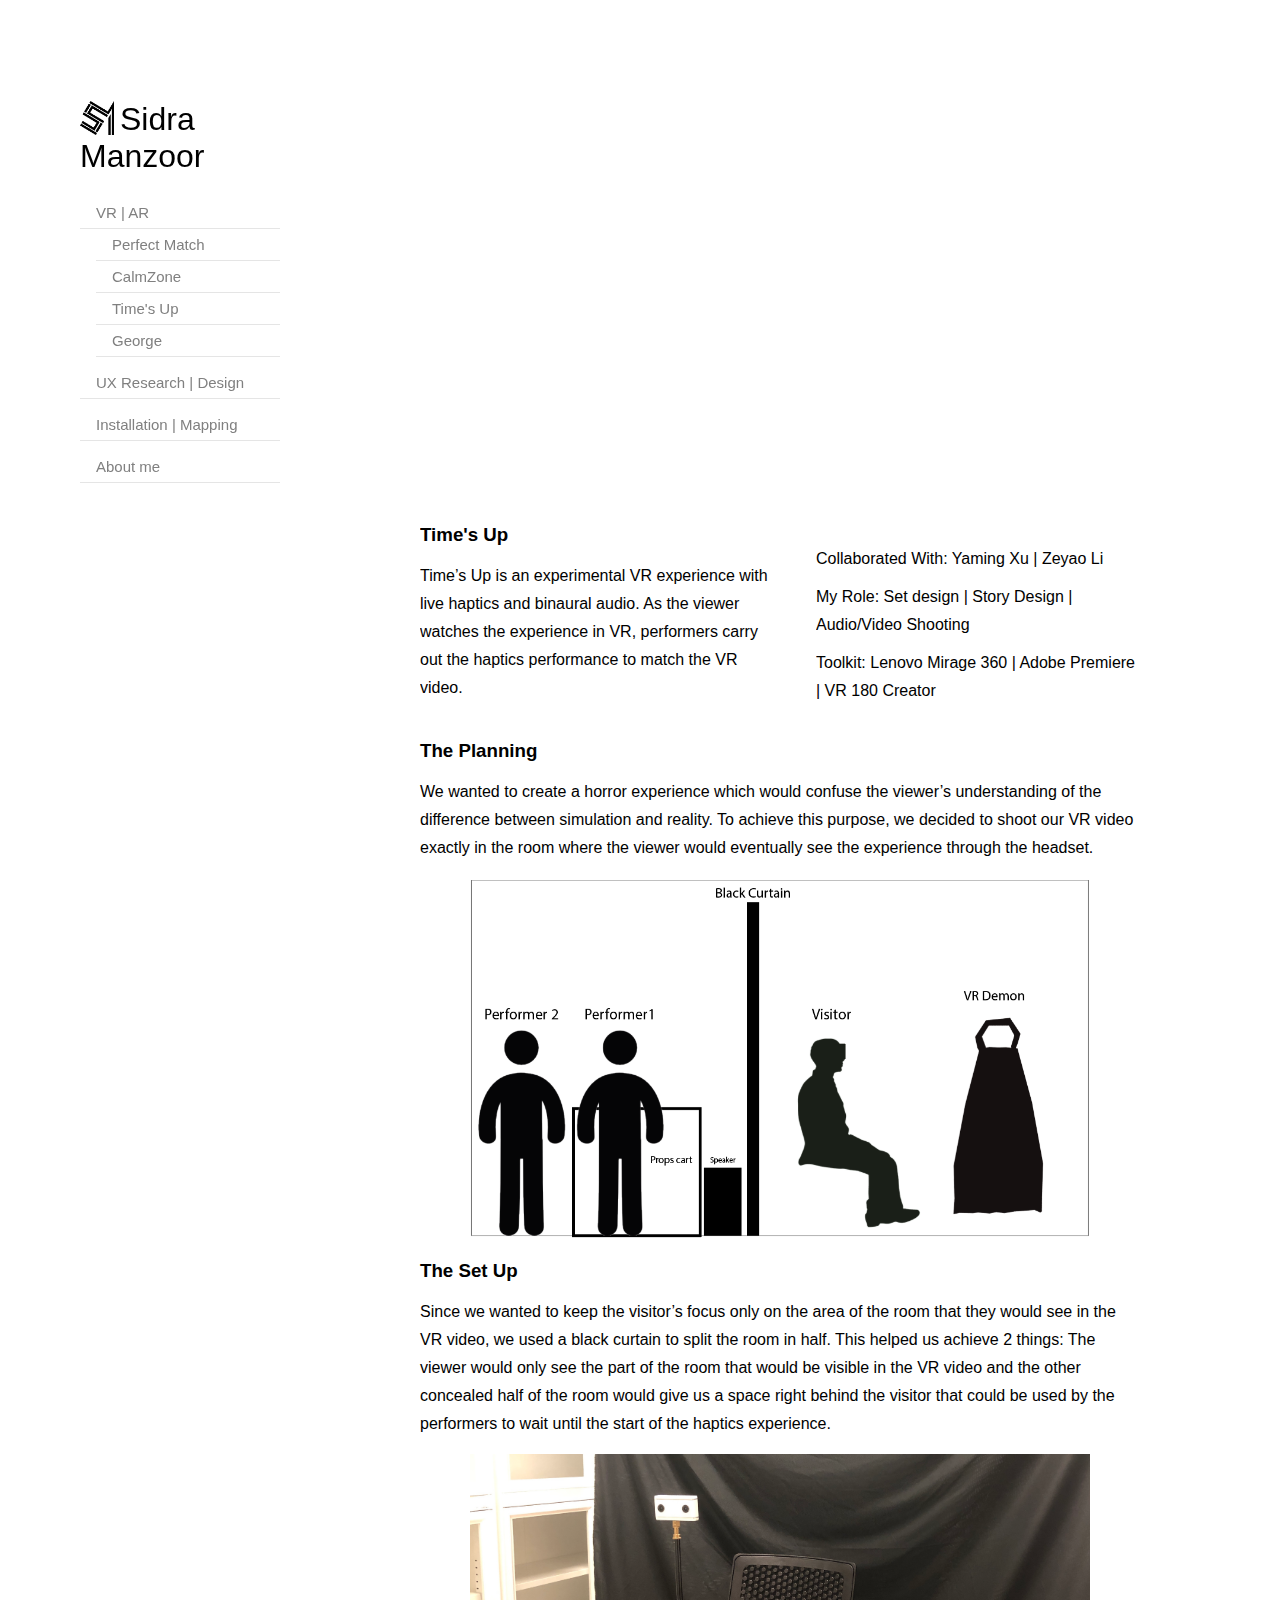
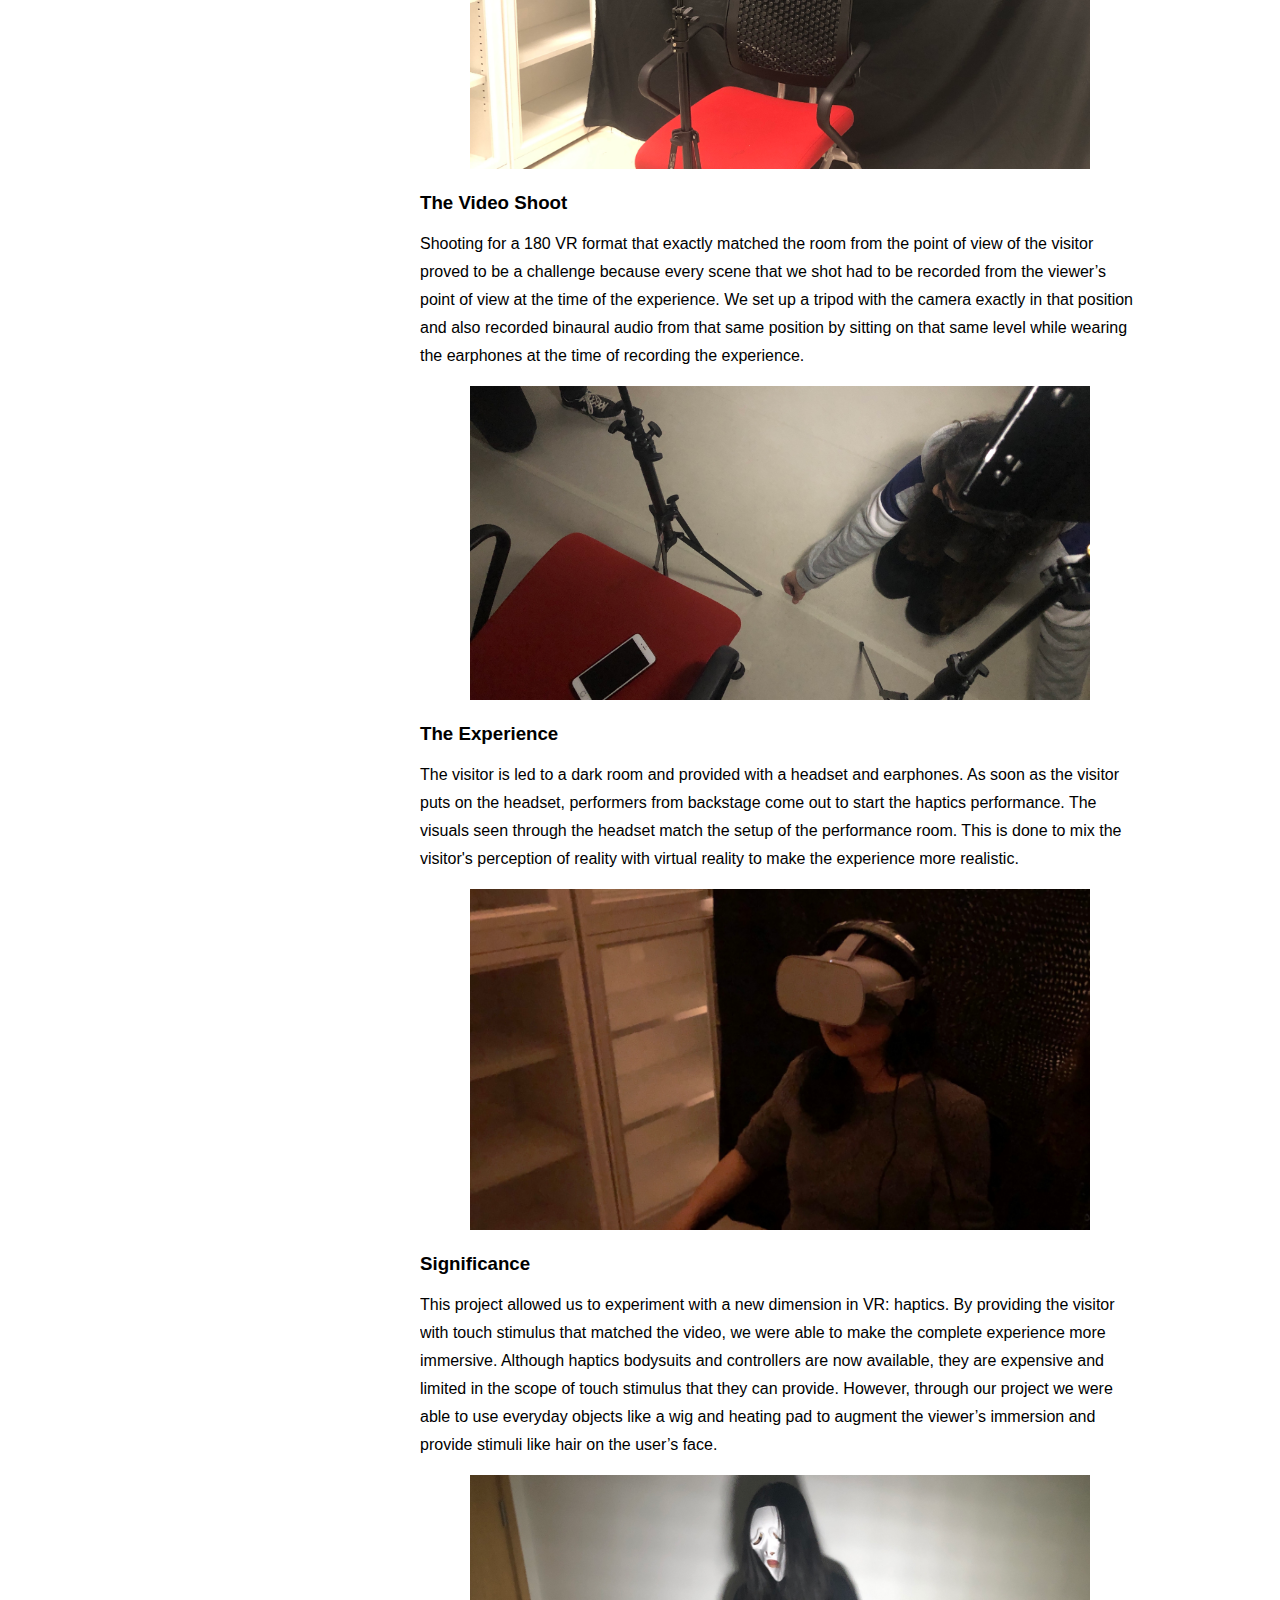
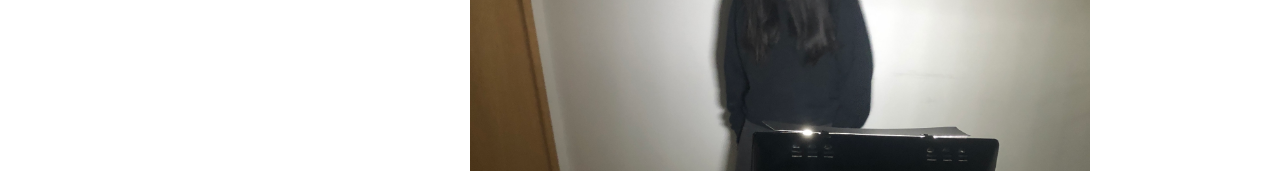
<file: timesup.html>
<!DOCTYPE html>
<html lang="en" dir="ltr">
<head>
  <meta charset="utf-8">
	<meta name="viewport" content="width=device-width, initial-scale=1.0">
  <link rel="stylesheet" href="css/styles.css">
  <script type="text/javascript" src="javascript/script.js"></script>
  <title>Sidra Manzoor</title>
  <link rel="icon" href="images/favicon.png" type="image/png" sizes="16x16">


<link rel="stylesheet" href="https://cdnjs.cloudflare.com/ajax/libs/font-awesome/4.7.0/css/font-awesome.min.css">


</head>
<body>

  <!-- navigation -->
<div class="navigation" id ="sidebar">

	    <div class="navi-box">

		    <div class="titlename">
		    	<img class = "logo" src="images/favicon.png" style='object-fit: contain'>
		      	<h1><a href="index.html">Sidra Manzoor</a></h1>
		    </div>
		      	<h1><a href="javascript:void(0);" class="icon" onclick="myFunction()"><i class="fa fa-bars" id="navicon"></i></a></h1>
		      	<a href="javascript:void(0);" class="icon" onclick="myFunction()"><i class="fa" id="crossicon">&#xf00d;</i></a>
		    
		      	<div class = "navelements">
		      		<div class ="navsection">
					    <a href="VRAR.html" class = "navtitles"><b>VR | AR</b></a>
					    <div class = "subnav">
						   	<a href="perfectmatch.html" class = "navtitles">Perfect Match</a>
						   	<a href="calmzone.html" class = "navtitles">CalmZone</a>
							<a href="timesup.html" class = "navtitles">Time's Up</a>
						   	<a href="georgevr.html" class = "navtitles">George</a>
					   	</div>
				   	</div>

				   	<div class ="navsection">
				   	<a href="ux.html" class = "navtitles"><b>UX Research | Design</b></a>
<!-- 				   	<div class = "subnav">
						   	<a href="#" class = "navtitles">Meal Master</a>
						   	<a href="cashcollection.html" class = "navtitles">Cash Collection</a>
						   	<a href="helpertraining.html" class = "navtitles">Helper Training</a>
				   	</div> -->
				   </div>

				   <div class ="navsection">
					<a href="installation.html" class = "navtitles"><b>Installation | Mapping</b></a>
<!-- 					<div class = "subnav">
							<a href="#" class = "navtitles">The Circle of Life</a>
						    <a href="#" class = "navtitles">Monkey Business</a>   
					</div> -->
					</div>

				   	<div class ="navsection">
						<a href="aboutme.html" class = "navtitles"><b>About me</b></a>
					</div>
				</div>

 		</div>

	</div>

  	
	<div class = "content" id= "main">
		<div class = "content-box">
			
			<div class="videocontainer">
				<div class = "projectvid">
					<iframe width="560" height="315" src="https://www.youtube.com/embed/NHBLDB5S4fA" frameborder="0" allow="accelerometer; autoplay; encrypted-media; gyroscope; picture-in-picture" allowfullscreen></iframe>
				</div>
			</div>


			<div class= "projectinfo">

<!-- Project Introduction SAME FOR ALL---------------------------->

				<div class = "projectintro">

					<div class = "introdescp">
						<h3 class= "titles">Time's Up</h3>
						<p>Time’s Up is an experimental VR experience with live haptics and binaural audio. As the viewer watches the experience in VR, performers carry out the haptics performance to match the VR video.</p>
					</div>

					<div class = "introdetails">
						<p class="introdetailsp1"><b>Collaborated With:</b> Yaming Xu | Zeyao Li</p>
						<p><b>My Role:</b> Set design | Story Design | Audio/Video Shooting </p>
						<p><b>Toolkit:</b> Lenovo Mirage 360 | Adobe Premiere | VR 180 Creator</p>
					</div>

				</div>

<!-- Project Introduction SAME FOR ALL---------------------------->

				<br>

				<div>
					<h3 class= "titles">The Planning</h3>
					<p>We wanted to create a horror experience which would confuse the viewer’s understanding of the difference between simulation and reality. To achieve this purpose, we decided to shoot our VR video exactly in the room where the viewer would eventually see the experience through the headset.</p>
					<div class="centerimg">
						<img src="images/timesup6.png" style='height: 100%; width: 100%; object-fit: contain'>
					</div>
				</div>

				<div>
					<h3 class= "titles">The Set Up</h3>
					<p>Since we wanted to keep the visitor’s focus only on the area of the room that they would see in the VR video, we used a black curtain to split the room in half. This helped us achieve 2 things:
					The viewer would only see the part of the room that would be visible in the VR video and the other concealed half of the room would give us a space right behind the visitor that could be used by the performers to wait until the start of the haptics experience.
					</p>

					<div class="centerimg">
						<img src="images/timesup2.jpg" style='height: 100%; width: 100%; object-fit: contain'>
					</div>
				</div>


				<div>
					<h3 class= "titles">The Video Shoot</h3>
					<p>Shooting for a 180 VR format that exactly matched the room from the point of view of the visitor proved to be a challenge because every scene that we shot had to be recorded from the viewer’s point of view at the time of the experience.  We set up a tripod with the camera exactly in that position and also recorded binaural audio from that same position by sitting on that same level while wearing the earphones at the time of recording the experience.
					</p>

					<div class="centerimg">
						<img src="images/timesup5.jpg" style='height: 100%; width: 100%; object-fit: contain'>
					</div>
				</div>

<!-- Block with just text----------------------------------------->

				<div class = "summary">
					<h3 class= "titles">The Experience</h3>
					<p>The visitor is led to a dark room and provided with a headset and earphones. As soon as the visitor puts on the headset, performers from backstage come out to start the haptics performance. The visuals seen through the headset match the setup of the performance room. This is done to mix the visitor's perception of reality with virtual reality to make the experience more realistic.</p>

					<div class="centerimg">
						<img src="images/timesup4.jpg" style='height: 100%; width: 100%; object-fit: contain'>
					</div>
				</div>

<!-- Block with just text----------------------------------------->

				<br>

<!-- Block with image and text side by side----------------------->

				<div class = "story">
						<h3>Significance</h3>

						<div class = "storyline">

							<p>This project allowed us to experiment with a new dimension in VR: haptics. By providing the visitor with touch stimulus that matched the video, we were able to make the complete experience more immersive. Although haptics bodysuits and controllers are now available, they are expensive and limited in the scope of touch stimulus that they can provide. However, through our project we were able to use everyday objects like a wig and heating pad to augment the viewer’s immersion and provide stimuli like hair on the user’s face. 

							</p>
					<div class ="centerimg">
						<img src="images/timesup.jpg" style='height: 100%; width: 100%; object-fit: contain'>
					</div>
						</div>
				</div>


			</div>
		</div>
    </div>

</body>
</html>
</file>
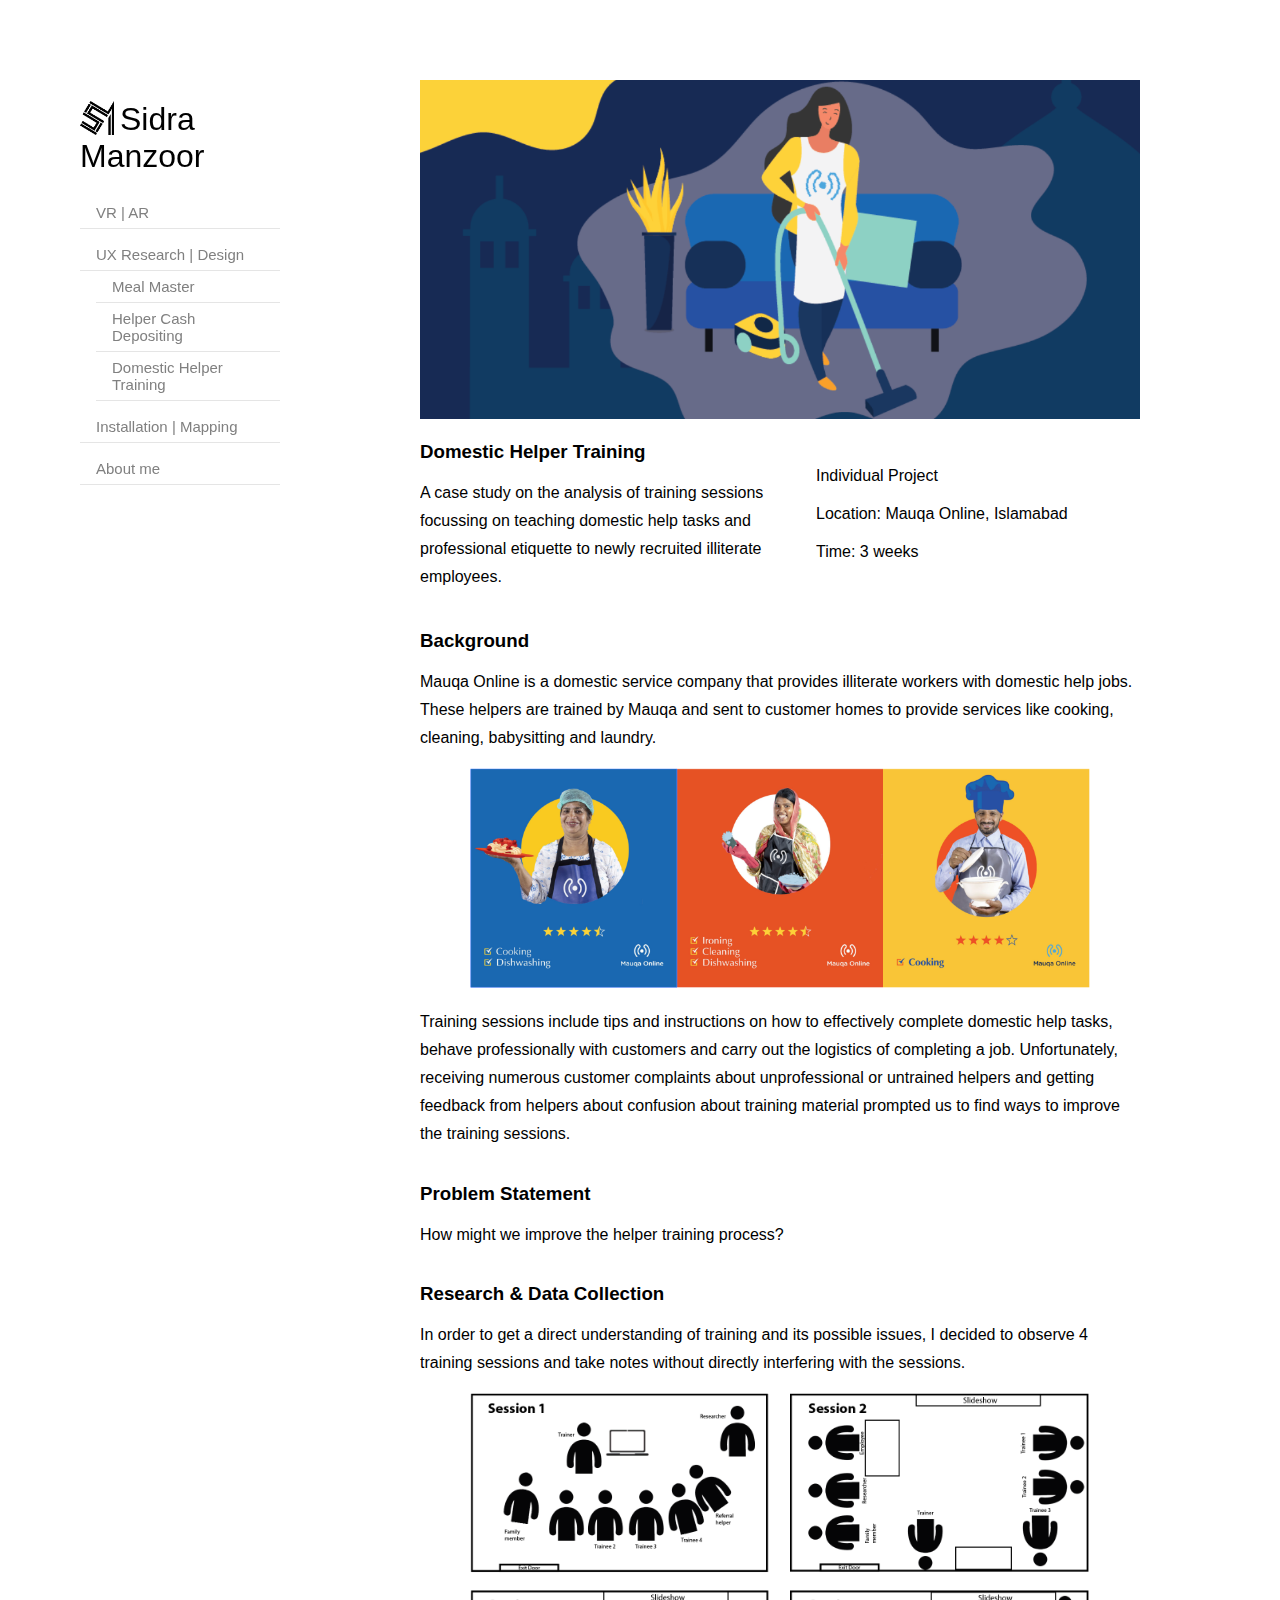
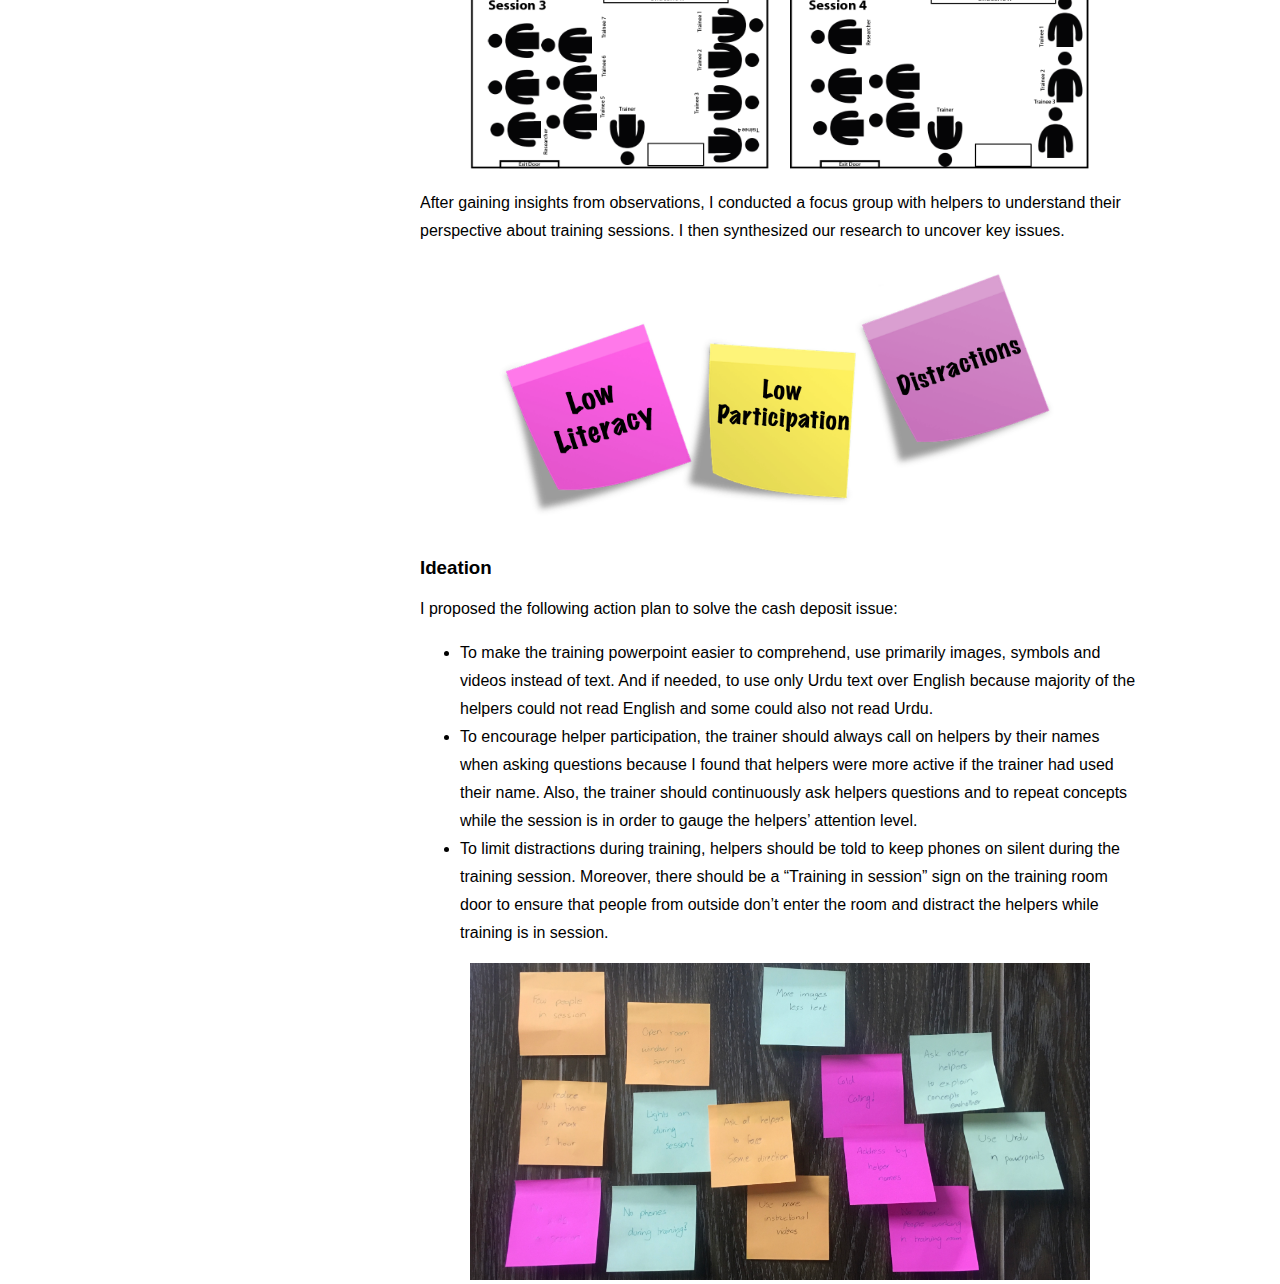
<file: training.html>
<!DOCTYPE html>
<html lang="en" dir="ltr">
<head>
  <meta charset="utf-8">
	<meta name="viewport" content="width=device-width, initial-scale=1.0">
  <link rel="stylesheet" href="css/styles.css">
  <script type="text/javascript" src="javascript/script.js"></script>
  <title>Sidra Manzoor</title>
  <link rel="icon" href="images/favicon.png" type="image/png" sizes="16x16">


<link rel="stylesheet" href="https://cdnjs.cloudflare.com/ajax/libs/font-awesome/4.7.0/css/font-awesome.min.css">


</head>
<body>

  <!-- navigation -->
	<div class="navigation" id ="sidebar">

	    <div class="navi-box">

		    <div class="titlename">
		    	<img class = "logo" src="images/favicon.png" style='object-fit: contain'>
		      	<h1><a href="index.html">Sidra Manzoor</a></h1>
		    </div>
		      	<h1><a href="javascript:void(0);" class="icon" onclick="myFunction()"><i class="fa fa-bars" id="navicon"></i></a></h1>
		      	<a href="javascript:void(0);" class="icon" onclick="myFunction()"><i class="fa" id="crossicon">&#xf00d;</i></a>
		    
		      	<div class = "navelements">
		      		<div class ="navsection">
					    <a href="VRAR.html" class = "navtitles"><b>VR | AR</b></a>
<!-- 					    <div class = "subnav">
						    <a href="georgevr.html" class = "navtitles">George</a>
						    <a href="timesup.html" class = "navtitles">Time's Up</a>
							<a href="calmzone.html" class = "navtitles">CalmZone</a>
						   	<a href="perfectmatch.html" class = "navtitles">Perfect Match</a>
					   	</div> -->
				   	</div>

				   	<div class ="navsection">
				   	<a href="ux.html" class = "navtitles"><b>UX Research | Design</b></a>
				   	<div class = "subnav">
						   	<a href="mealmaster.html" class = "navtitles">Meal Master</a>
						   	<a href="cashdeposit.html" class = "navtitles">Helper Cash Depositing</a>
						   	<a href="training.html" class = "navtitles">Domestic Helper Training</a>
<!-- 						   	<a href="helpertraining.html" class = "navtitles">Helper Training</a> -->
				   	</div>
				   </div>

				   <div class ="navsection">
					<a href="installation.html" class = "navtitles"><b>Installation | Mapping</b></a>
<!-- 					<div class = "subnav">
							<a href="#" class = "navtitles">The Circle of Life</a>
						    <a href="#" class = "navtitles">Monkey Business</a>   
					</div> -->
					</div>

				   	<div class ="navsection">
						<a href="aboutme.html" class = "navtitles"><b>About me</b></a>
					</div>
				</div>

 		</div>

	</div>
  	
	<div class = "content" id= "main">
		<div class = "content-box">
			
			<div class="videocontainer">
					<img src="images/trainingbanner.png" style='height: 100%; width: 100%; object-fit: contain'>
			</div>


			<div class= "projectinfo">

<!-- Project Introduction SAME FOR ALL---------------------------->

				<div class = "projectintro">

					<div class = "introdescp">
						<h3 class= "titles">Domestic Helper Training</h3>
						<p>A case study on the analysis of training sessions focussing on teaching domestic help tasks and professional etiquette to newly recruited illiterate employees. </p>
					</div>

					<div class = "introdetails">
						<p class="introdetailsp1"><b>Individual Project</b></p>
						<p><b>Location:</b> Mauqa Online, Islamabad</p>
						<p><b>Time:</b> 3 weeks</p>
					</div>

				</div>

<!-- Project Introduction SAME FOR ALL---------------------------->

				<br>

<!-- Block with just text----------------------------------------->

				<div class = "summary">
					<h3 class= "titles">Background</h3>
					<p>Mauqa Online is a domestic service company that provides illiterate workers with domestic help jobs. These helpers are trained by Mauqa and sent to customer homes to provide services like cooking, cleaning, babysitting and laundry. </p>
					<div class = "centerimg">
						<img src="images/helpers.png" style='height: 100%; width: 100%; object-fit: contain'>
					</div>
					<p>Training sessions include tips and instructions on how to effectively complete domestic help tasks,  behave professionally with customers and carry out the logistics of completing a job. Unfortunately, receiving numerous customer complaints about unprofessional or untrained helpers and getting feedback from helpers about confusion about training material prompted us to find ways to improve the training sessions.</p>


				</div>

<!-- Block with just text----------------------------------------->

				<br>

<!-- Block with image and text side by side----------------------->

				<div class = "story">
						<h3>Problem Statement</h3>

						<div class = "storyline">

							<p>How might we improve the helper training process?</p>
						</div>
				</div>

<!-- Block with image and text side by side----------------------->

				<br>

<!-- Block with text and then 2 images below --------------------->


				<div class = "development">
					<h3 class = "titles">Research & Data Collection</h3>
					<p>In order to get a direct understanding of training and its possible issues, I decided to observe 4 training sessions and take notes without directly interfering with the sessions.</p>
					<div class = "centerimg">
						<img src="images/traininglayout.png" style='height: 100%; width: 100%; object-fit: contain'>
					</div>

					<p>After gaining insights from observations, I conducted a focus group with helpers to understand their perspective about training sessions. I then synthesized our research to uncover key issues.</p>
					<div class = "centerimg">
						<img src="images/trainingprob.png" style='height: 100%; width: 100%; object-fit: contain'>
					</div>

<!-- 					<ul>
						<li>Low helper literacy</li>
						<li>Low participation</li>
						<li>Distractions</li>
					</ul> -->
				</div>

				<br>

				<div class = "development">
					<h3 class = "titles">Ideation</h3>

				<div>
					<p>I proposed the following action plan to solve the cash deposit issue:</p>
					<ul>
						<li>To make the training powerpoint easier to comprehend, use primarily images, symbols and videos instead of text. And if needed, to use only Urdu text over English because majority of the helpers could not read English and some could also not read Urdu.</li>
						<li>To encourage helper participation, the trainer should always call on helpers by their names when asking questions because I found that helpers were more active if the trainer had used their name. Also, the trainer should continuously ask helpers questions and to repeat concepts while the session is in order to gauge the helpers’ attention level.</li>
						<li>To limit distractions during training, helpers should be told to keep phones on silent during the training session. Moreover, there should be a “Training in session” sign on the training room door to ensure that people from outside don’t enter the room and distract the helpers while training is in session.</li>
					</ul>
				</div>
					<div class = "centerimg">
						<img src="images/session.jpg" style='height: 100%; width: 100%; object-fit: contain'>
					</div>
			</div>


			</div>
		</div>
    </div>

</body>
</html>
</file>
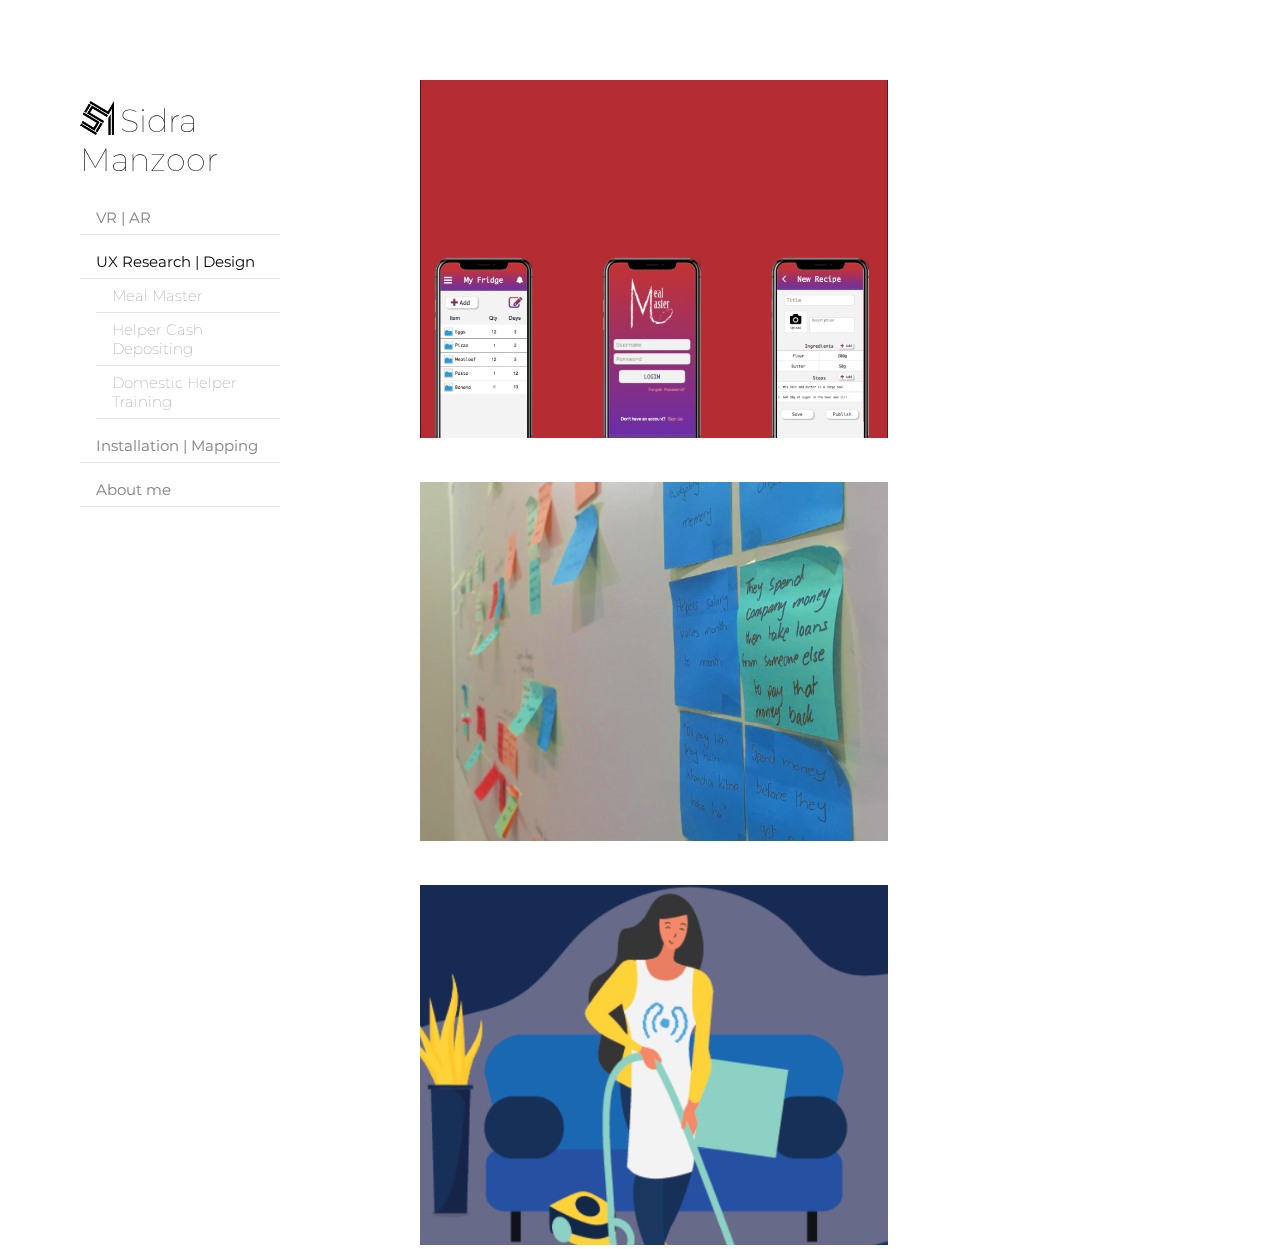
<file: ux.html>
<!DOCTYPE html>
<html lang="en" dir="ltr">
<head>
  <meta charset="utf-8">
  <link href="https://fonts.googleapis.com/css?family=Montserrat&display=swap" rel="stylesheet">
  <meta name="viewport" content="width=device-width, initial-scale=1.0">
  <link rel="stylesheet" href="css/styles.css">
  <script src="javascript/jquery-3.4.1.js"></script>
  <script type="text/javascript" src="javascript/script.js"></script>
  <title>Sidra Manzoor</title>
  <link rel="stylesheet" href="https://cdnjs.cloudflare.com/ajax/libs/font-awesome/4.7.0/css/font-awesome.min.css">
  <link rel="icon" href="images/favicon.png" type="image/png" sizes="16x16">
</head>
<body>

  <!-- navigation -->
<div class="navigation" id ="sidebar">

	    <div class="navi-box">

		    <div class="titlename">
		    	<img class = "logo" src="images/favicon.png" style='object-fit: contain'>
		      	<h1><a href="index.html">Sidra Manzoor</a></h1>
		    </div>
		      	<h1><a href="javascript:void(0);" class="icon" onclick="myFunction()"><i class="fa fa-bars" id="navicon"></i></a></h1>
		      	<a href="javascript:void(0);" class="icon" onclick="myFunction()"><i class="fa" id="crossicon">&#xf00d;</i></a>
		    
		      	<div class = "navelements">
		      		<div class ="navsection">
					    <a href="VRAR.html" class = "navtitles"><b>VR | AR</b></a>
<!-- 					    <div class = "subnav">
						    <a href="georgevr.html" class = "navtitles">George</a>
						    <a href="timesup.html" class = "navtitles">Time's Up</a>
							<a href="calmzone.html" class = "navtitles">CalmZone</a>
						   	<a href="perfectmatch.html" class = "navtitles">Perfect Match</a>
					   	</div> -->
				   	</div>

				   	<div class ="navsection">
				   	<a href="ux.html" class = "navtitles"><b>UX Research | Design</b></a>
				   	<div class = "subnav">
						   	<a href="mealmaster.html" class = "navtitles">Meal Master</a>
						   	<a href="cashdeposit.html" class = "navtitles">Helper Cash Depositing</a>
						   	<a href="training.html" class = "navtitles">Domestic Helper Training</a>
<!-- 						   	<a href="helpertraining.html" class = "navtitles">Helper Training</a> -->
				   	</div>
				   </div>

				   <div class ="navsection">
					<a href="installation.html" class = "navtitles"><b>Installation | Mapping</b></a>
<!-- 					<div class = "subnav">
							<a href="#" class = "navtitles">The Circle of Life</a>
						    <a href="#" class = "navtitles">Monkey Business</a>   
					</div> -->
					</div>

				   	<div class ="navsection">
						<a href="aboutme.html" class = "navtitles"><b>About me</b></a>
					</div>
				</div>

 		</div>

	</div>



  <!-- main content -->
  <div class="content">

     <div class="content-box">
     	<div class = "imgbox">
      		<a href="mealmaster.html"><img src="images/mealmasterthumbnail.png" style='height: 100%; width: 100%; object-fit: contain'></img></a>
  		</div>
		<div class = "projecttext">
      		<h3><b>Meal Master</b></h3>
	     	<p>A design concept of a refrigerator app</p>
	     	<h5>Research| Ideation</h5>
	     	<h5>Spring, 2017</h5>
  	 	</div>
    </div>

    <div class="content-box">
      <div class = "imgbox">
          <a href="cashdeposit.html"> <img src="images/cashcollection11.jpg" style='height: 100%; width: 100%; object-fit: contain'></img></a>
      </div>
    <div class = "projecttext">
          <h3><b>Mauqa Online: Helper Cash Depositing</b></h3>
        <p>Case study on an ideation session to resolve a service company’s issue with cash collection from its helpers.</p>
        <h5>Research | Ideation</h5>
        <h5>Fall, 2019</h5>
      </div>
    </div>

        <div class="content-box">
      <div class = "imgbox">
         <a href="training.html"> <img src="images/training1.png" style='height: 100%; width: 100%; object-fit: contain'></img></a>
      </div>
    <div class = "projecttext">
          <h3><b>Domestic Helper Training</b></h3>
        <p>Case study on the analysis of training sessions for newly recruited illiterate employees at Mauqa Online.</p>
        <h5>Research | Ideation</h5>
        <h5>Fall, 2019</h5>
      </div>
    </div>


  </div>
<!-- 
  <div class="footer">
    <h1>FOOTER</h1>
  </div> -->


</body>
</html>
</file>
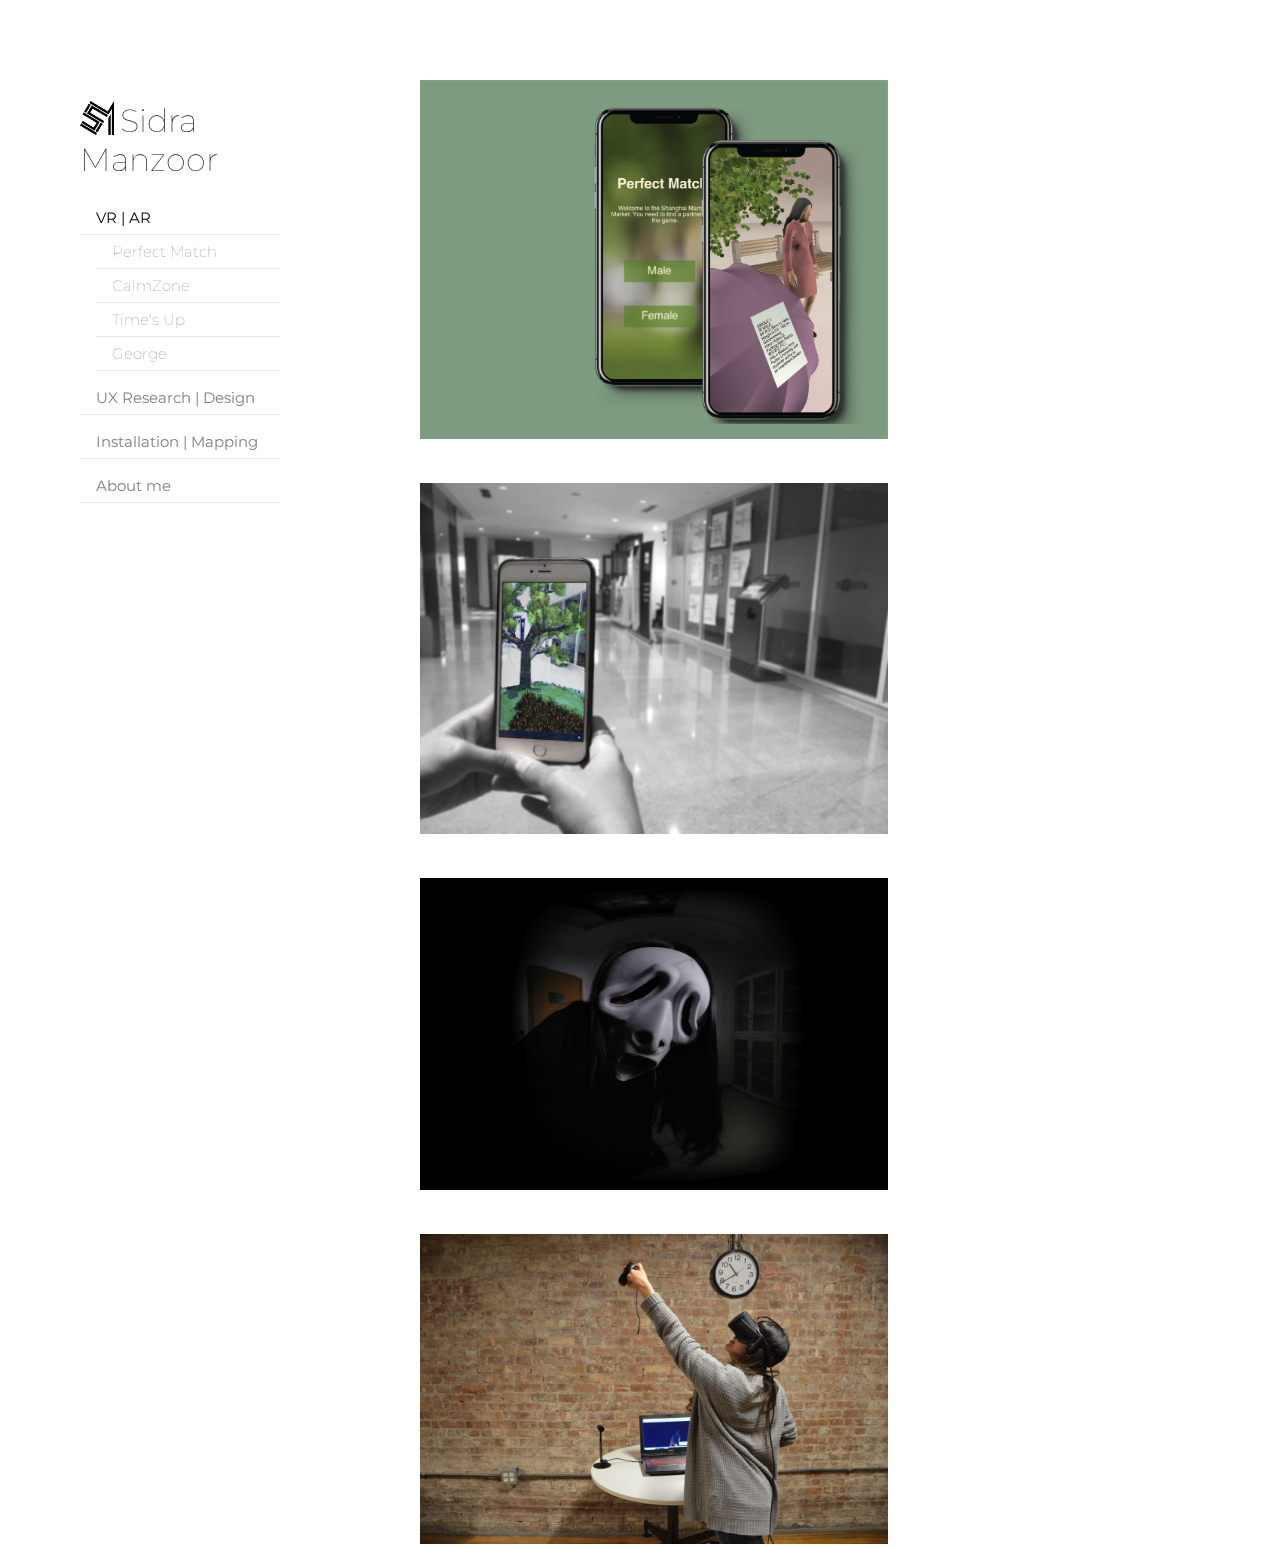
<file: VRAR.html>
<!DOCTYPE html>
<html lang="en" dir="ltr">
<head>
  <meta charset="utf-8">
  <link href="https://fonts.googleapis.com/css?family=Montserrat&display=swap" rel="stylesheet">
  <meta name="viewport" content="width=device-width, initial-scale=1.0">
  <link rel="stylesheet" href="css/styles.css">
  <script src="javascript/jquery-3.4.1.js"></script>
  <script type="text/javascript" src="javascript/script.js"></script>
  <title>Sidra Manzoor</title>
  <link rel="stylesheet" href="https://cdnjs.cloudflare.com/ajax/libs/font-awesome/4.7.0/css/font-awesome.min.css">
  <link rel="icon" href="images/favicon.png" type="image/png" sizes="16x16">
</head>
<body>

  <!-- navigation -->
<div class="navigation" id ="sidebar">

	    <div class="navi-box">

		    <div class="titlename">
		    	<img class = "logo" src="images/favicon.png" style='object-fit: contain'>
		      	<h1><a href="index.html">Sidra Manzoor</a></h1>
		    </div>
		      	<h1><a href="javascript:void(0);" class="icon" onclick="myFunction()"><i class="fa fa-bars" id="navicon"></i></a></h1>
		      	<a href="javascript:void(0);" class="icon" onclick="myFunction()"><i class="fa" id="crossicon">&#xf00d;</i></a>
		    
		      	<div class = "navelements">
		      		<div class ="navsection">
					    <a href="VRAR.html" class = "navtitles"><b>VR | AR</b></a>
					    <div class = "subnav">
						   	<a href="perfectmatch.html" class = "navtitles">Perfect Match</a>
						   	<a href="calmzone.html" class = "navtitles">CalmZone</a>
							<a href="timesup.html" class = "navtitles">Time's Up</a>
						   	<a href="georgevr.html" class = "navtitles">George</a>
					   	</div>
				   	</div>

				   	<div class ="navsection">
				   	<a href="ux.html" class = "navtitles"><b>UX Research | Design</b></a>
<!-- 				   	<div class = "subnav">
						   	<a href="#" class = "navtitles">Meal Master</a>
						   	<a href="cashcollection.html" class = "navtitles">Cash Collection</a>
						   	<a href="helpertraining.html" class = "navtitles">Helper Training</a>
				   	</div> -->
				   </div>

				   <div class ="navsection">
					<a href="installation.html" class = "navtitles"><b>Installation | Mapping</b></a>
<!-- 					<div class = "subnav">
							<a href="#" class = "navtitles">The Circle of Life</a>
						    <a href="#" class = "navtitles">Monkey Business</a>   
					</div> -->
					</div>

				   	<div class ="navsection">
						<a href="aboutme.html" class = "navtitles"><b>About me</b></a>
					</div>
				</div>

 		</div>

	</div>



  <!-- main content -->
  <div class="content">

        <div class="content-box"  id ="content1">
      <!-- <p>Perfect Match</p> -->
    	<div class = "imgbox">
      		<a href="perfectmatch.html"><img src="images/perfectmatchthumbnail.png" style='height: 100%; width: 100%; object-fit: contain'></img></a>
  		</div>

  		<div class = "projecttext">
      		<h3><b>Perfect Match</b></h3>
	     	<p>An AR game representation of the People's Park Marriage Market in Shanghai</p>
	     	<h5>AR | Game | SocialCause</h5>
	     	<h5>Summer, 2018</h5>
  	  	</div>
    </div>

    <div class="content-box">
      <!-- <p>CalmZone</p> -->
    	<div class = "imgbox">
      		<!-- <a href="calmzone.html"><img src="images/calmzone.png" style='height: 100%; width: 100%; object-fit: contain'></img></a> -->
      		<a href="calmzone.html"><img src="images/calm11.jpg" style='height: 100%; width: 100%; object-fit: contain'></img></a>
  		</div>

  		<div class = "projecttext">
      		<h3><b>CalmZone</b></h3>
	     	<p>An AR application for urban residents to escape into nature</p>
	     	<h5>AR | NatureApp | Relaxation</h5>
	     	<h5>Spring, 2019</h5>
		</div>
    </div>

    <div class="content-box">
      <!-- <p>Time's Up</p> -->
      <div class = "imgbox">
      	<a href="timesup.html"><img src="images/timesup1.png" style='height: 100%; width: 100%; object-fit: contain'></img></a>
      </div>

      <div class = "projecttext">
      		<h3><b>Time's Up</b></h3>
	     	<p>An experimental horror VR experience using live haptics and binaural audio</p>
	     	<h5>VR | Haptics | Binaural Audio</h5>
	     	<h5>Fall, 2018</h5>
  	  </div>
    </div>

        <div class = "content-box">
	    <div class="imgbox">
	<!--       <p>George VR</p> -->
	     <a href="georgevr.html"><img src="images/georgevr.jpg" style='height: 100%; width: 100%; object-fit: contain'></img></a>
	    </div>

	    <div class = "projecttext">
	    	<h3><b>George: How Did You Die?</b></h3>
	     	<p>Puzzle VR game to solve the mystery of a murder</p>
	     	<h5>VR | Puzzle Game | Storytelling</h5>
	     	<h5>Spring, 2018</h5>
	  	</div>
    
	</div>


  </div>
<!-- 
  <div class="footer">
    <h1>FOOTER</h1>
  </div> -->


</body>
</html>
</file>
<file: css/styles.css>
* {
  box-sizing: border-box;
}

html {
  font-size: 100%;
  height: 100%;
}

body {
  margin-right: 60px;
  margin-top: 80px;
  margin-bottom: 80px;
  margin-left: 80px;
  height: 100%;
  font-family: 'Montserrat', sans-serif;
  font-weight: lighter !important;
}


h3{
  margin-bottom: 0;
}

a {
  color: black;
  text-decoration: none;
}

.subnav{
  padding-left: 16px
}

.active{
  color: black !important;
}


.navigation li{
  list-style: none;
}

.projectinfo li{
  line-height: 1.75rem;
  font-weight: lighter !important;

}

.logo{
  float: left;
  display: inline-block;
  padding-right: 6px;
  width: 20%;
}

.titlename h1{
  width: 80%;
  color: black;
  font-weight: lighter !important;
}


@keyframes fadein {
 from {opacity: 0;}
 to {opacity: 1;}
}

@keyframes fadeinright {
   0% {
      opacity: 0;
      transform: translateX(20px);
   }
   100% {
      opacity: 1;
      transform: translateX(0);
   }
}


.titlename{
  animation-name: fadeinright;
  animation-duration: 5s;
}


.content {
  position: relative;
  display: block;
  margin-left: 200px;
  padding-left: 140px;
  padding-right: 80px;

}

.content-box{
  width: 100%;
  height: auto;
}

.imgbox {
  width: 65%;
  display: inline-block;
  vertical-align: middle;
}

.centerimg{
      text-align: center;
      padding-left: 50px;
      padding-right: 50px;
    }

.longimg{
      text-align: center;
      padding-left: 20%;
      padding-right: 20%;
}


.content-box + .content-box{
  margin-top: 40px;
}

.imgbox:hover {
  opacity: 0.9;
}

.content-box:hover .projecttext{
  display: inline-block;
  animation-name: fadein;
  animation-duration: 1s;
}


.projecttext {
  position: relative;
  display: none;
  vertical-align: middle;
  font-size: 1.2vw;
  width: 30%;
  margin-left: 3%;
  vertical-align: middle;
}

.projecttext h5{
  margin: 2px;
  color: gray;
}

.projecttext p{
  color: gray;
}

.projectvid {
  overflow: hidden;
  padding-top: 56.25%;
  position: relative;
  width: 100%;
  height: auto;
  margin-bottom: 20px;
} 


.projectvid iframe {
  position: absolute;
  top: 0;
  left: 0;
  border: 0;
  margin: 0;
  width: 100%;
  height: 100%;
}

.projectinfo p{
  font-size: 1rem;
line-height: 1.75rem;
  font-weight: lighter;
}

.projectintro {
  display: inline-block;
  overflow: hidden;
}

.introdescp {
  float: left;
  width: 50%;
  max-width: 80%;
  overflow: auto;
}

.introdescp p, h3{
  width: 100%;
}

.introdetails{
    margin-left: 55%;
    overflow: auto;
}

.introdetails p{
    max-width: 100%;
    margin-top: 0; 
    margin-bottom: 10px;
}

.introdetailsp1{
  padding-top: 39.72px;
}


.aboutmedescp {
  float: left;
  width: 50%;
  max-width: 80%;
  overflow: auto;
}

.aboutmedescp p, h3{
  width: 100%;
}

.aboutmedescp p{
  font-size: 1rem;
}

.aboutmeimg{
/*    margin-top: 20px;*/
    margin-left: 55%;
    overflow: auto;
    width: 50%;
    display: block;
}

.summary p, .techdev p, .story, .projectintro, .testing p{
  max-width: 100%;
}

.storyline p, .storyline h3, .storyline ul{
  clear: both;
  float: left;

}



.story, .ideation, .summary{
  clear: both;
  float: left;

/*  to have all divs in line. Add name of any main div to keep it in line*/
}






.projectimages{
  margin-left: 55%;
  max-width: 46%;
  margin-top: 13.741px;
}


.development, .storyline, .testing {
  clear: both;
  overflow: auto;
}

.titles {
  margin-left: 0;
}

.img1{
    display: inline-block;
    width: 40%; 
}

.img2{
  width: 30%;
  display: inline-block;
}

.img1 + .img1{
  margin-left: 2%;
}

.img2 + .img2{
  margin-left: 2%;
}


.navigation {
  width: 200px;
  display: inline-block;
  float: left;
  position: fixed;
}

.navtitles {
  display: block;
  color: gray;
  text-align: left;
  position: relative;
  padding: 7px 16px;
  text-decoration: none;
  font-size: 15px;
  border-bottom: 1px solid rgba(0, 0, 0, 0.1);
}

.navsection{
  margin-bottom: 10px;
}

.navigation a:hover {
  color: black;
}


.navigation .icon {
  display: none;
  top: 34.74px;
  right: 20px;  /*(change based on body margin)*/
  padding: 0;
  font-size: 22px;
}


@media screen and (max-width: 768px) {

    body{ margin: 20px 20px 0px 20px;}

    .content { 
      width:100%; 
      margin: 0; 
      border:none; 
      overflow: hidden; 
      padding: 0;
      display: inline-block;
    }

    .projectinfo p, .projectinfo h1{
        font-size: 1rem;
        line-height: 1.5rem;
        font-weight: lighter !important;
    }

    .imgbox{
      width: 100%;
    }

    .img1, .img2{
      display: block;
      width: 100%;
    }

    .img1 + .img1, .img2 + .img2{
      margin-left: 0;
    }

    .aboutmedescp{
      display: block;
      width: 100%;
    }

    .aboutmeimg{
      display: block;
      width: 100%;
      margin-left: 0;
    }

    .projecttext {
      width: 90%;
      display: inline-block;
      clear: both;  
      overflow: auto; 
      margin-bottom: 30px; 
    }

    .projecttext p{
      margin-top: 4px;
      margin-bottom: 4px;
      width: 100%;
      font-size: 12px;
    }

    .projecttext h3{
      font-size: 14px;
    }

    .projecttext h5{
      font-size: 10px;
    }

    #content1 {
      padding-top: 10px;
    }

    .summary p, .development p, .testing p{
      width: 100%;
    }

}

/*////////////////////Navigation Media Queries/////////////////////*/

@media screen and (max-width: 768px) {
/*  .navigation a:not(:first-child) {display: none;}*/
.navelements a{display: none;}
  .navigation a.icon {
    float: right;
    display: block;
  }

  #navicon{
    display: block;
    position: absolute;
    right: 4px;
    top: 17px;
    font-size: 22px;
  }

  #crossicon{
    display: none;
    position: absolute;
    right: 4px;
    top: 17px;
    font-size: 22px;
  }

  .navigation {
    overflow: hidden;
    width: 100%;
    position: relative;
  } 


    .navigation h1{
    display: block;
    color: black;
    text-align: left;
    text-decoration: none;
    font-size: 22px;
  }

  .logo{
    width: 30px;
    margin-bottom: 24.74px;
  }

  .navtitles {
    display: block;
    color: gray;
    text-align: center;
    padding: 14px 16px;
    text-decoration: none;
    font-size: 12px;
  }

  .titlename{
    margin-bottom: 24.74px;
  }
}

@media screen and (max-width: 768px) {
  .navigation.responsive {position: relative;}
  .navigation.responsive .icon {
  }
  .navigation.responsive a{
    float: none;
    display: block;
    text-align: left;
  }

}
</file>
